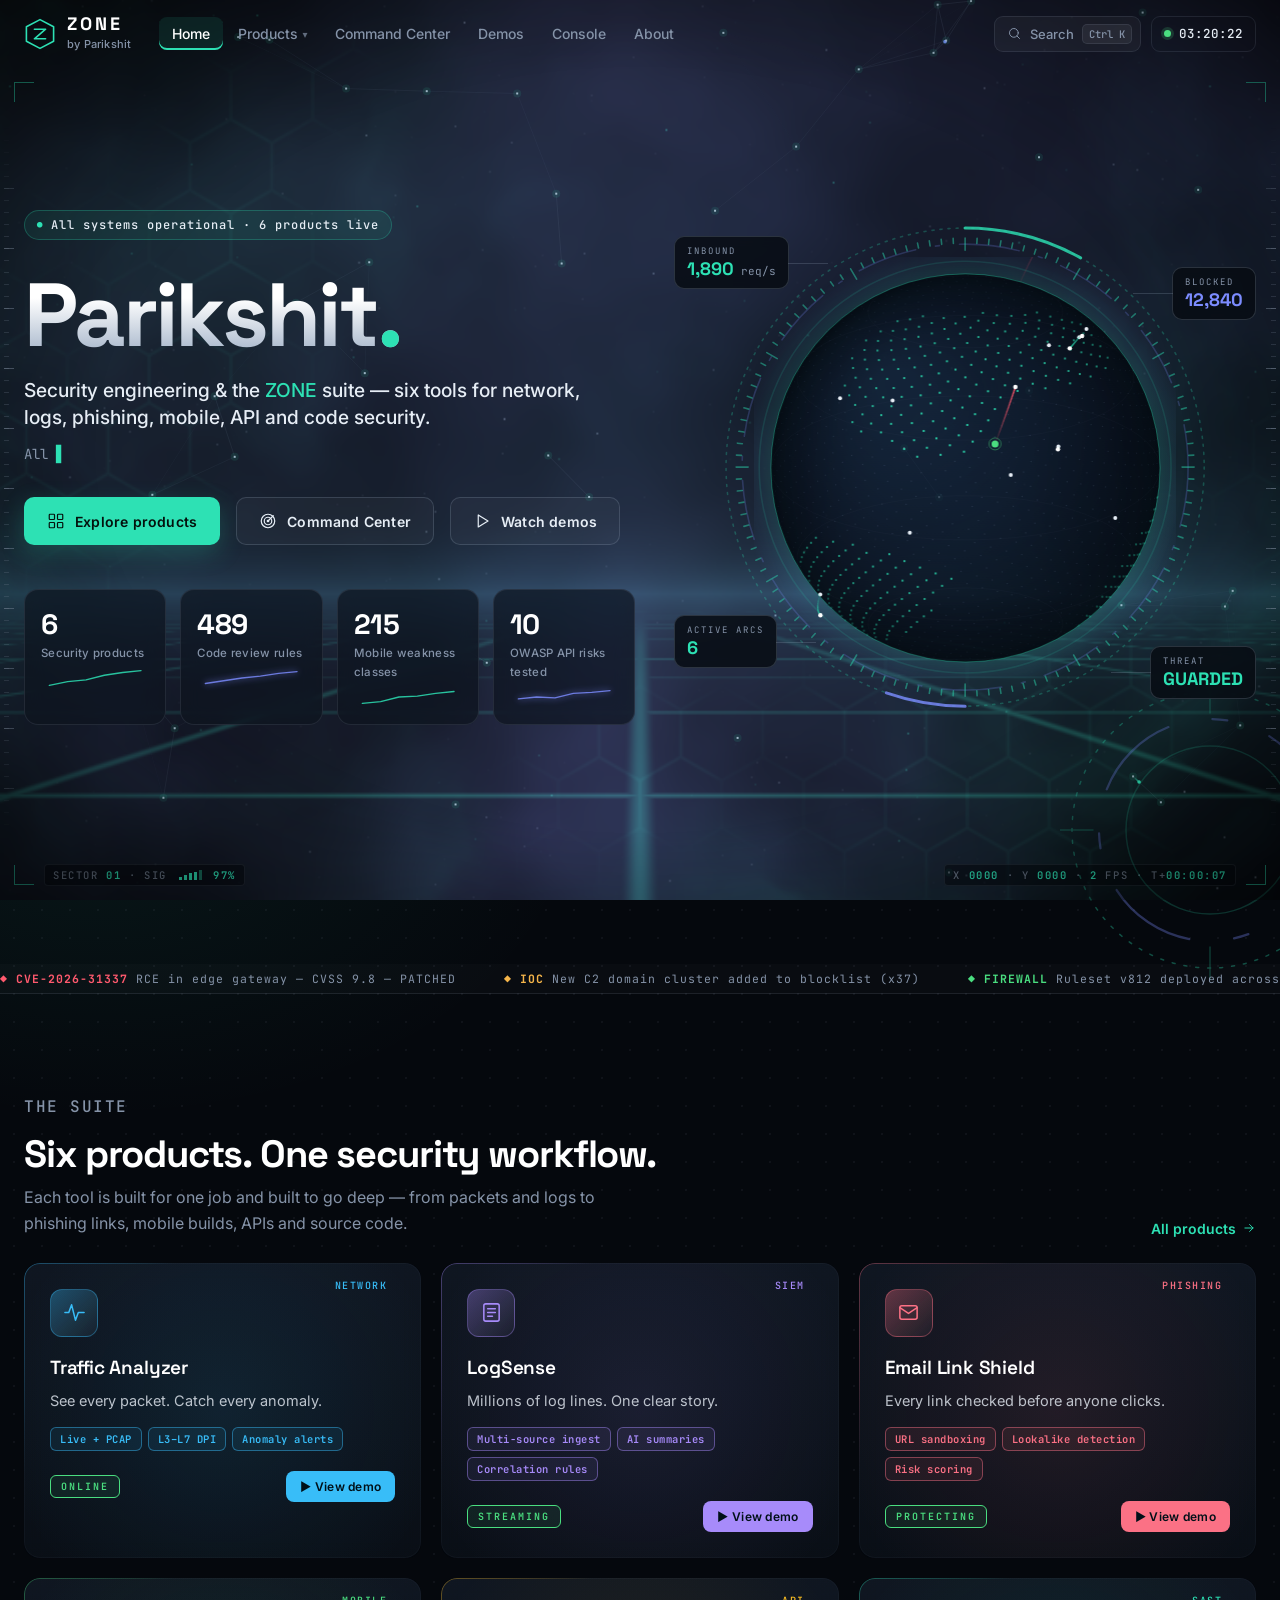
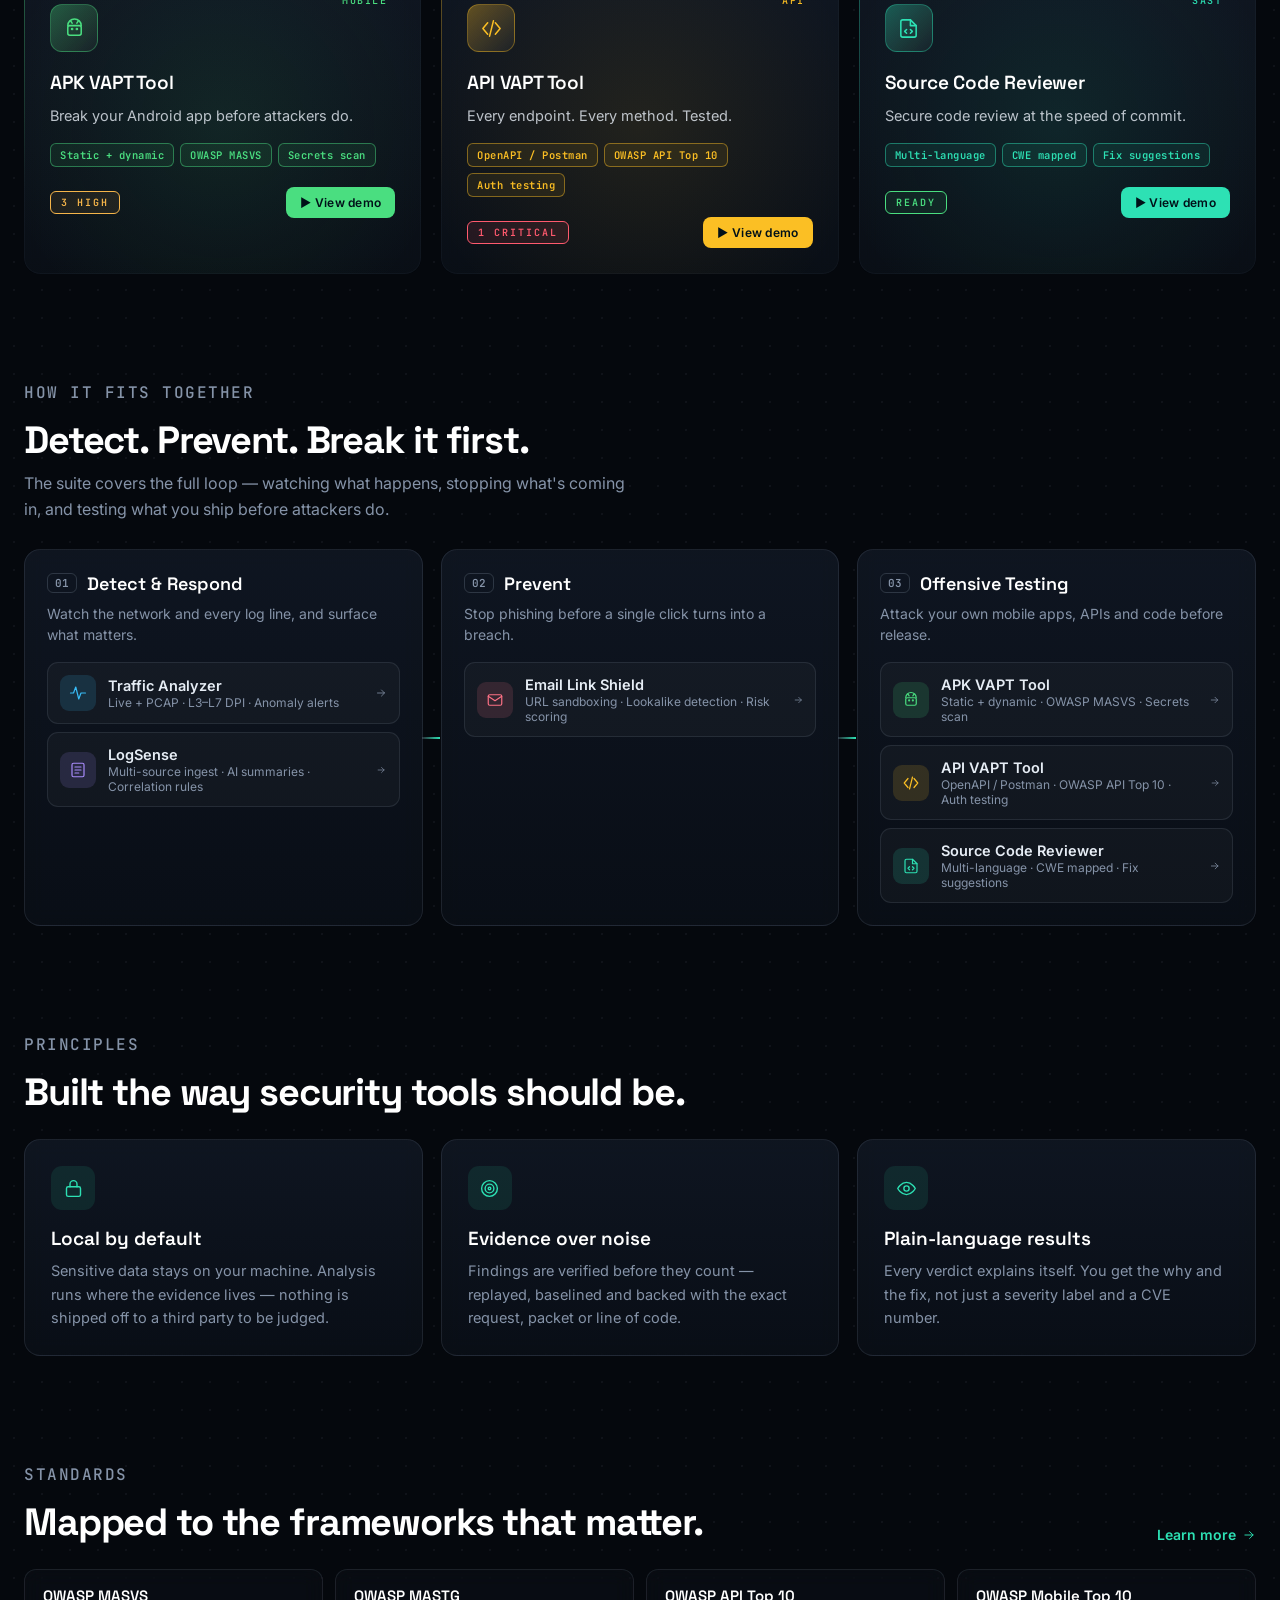
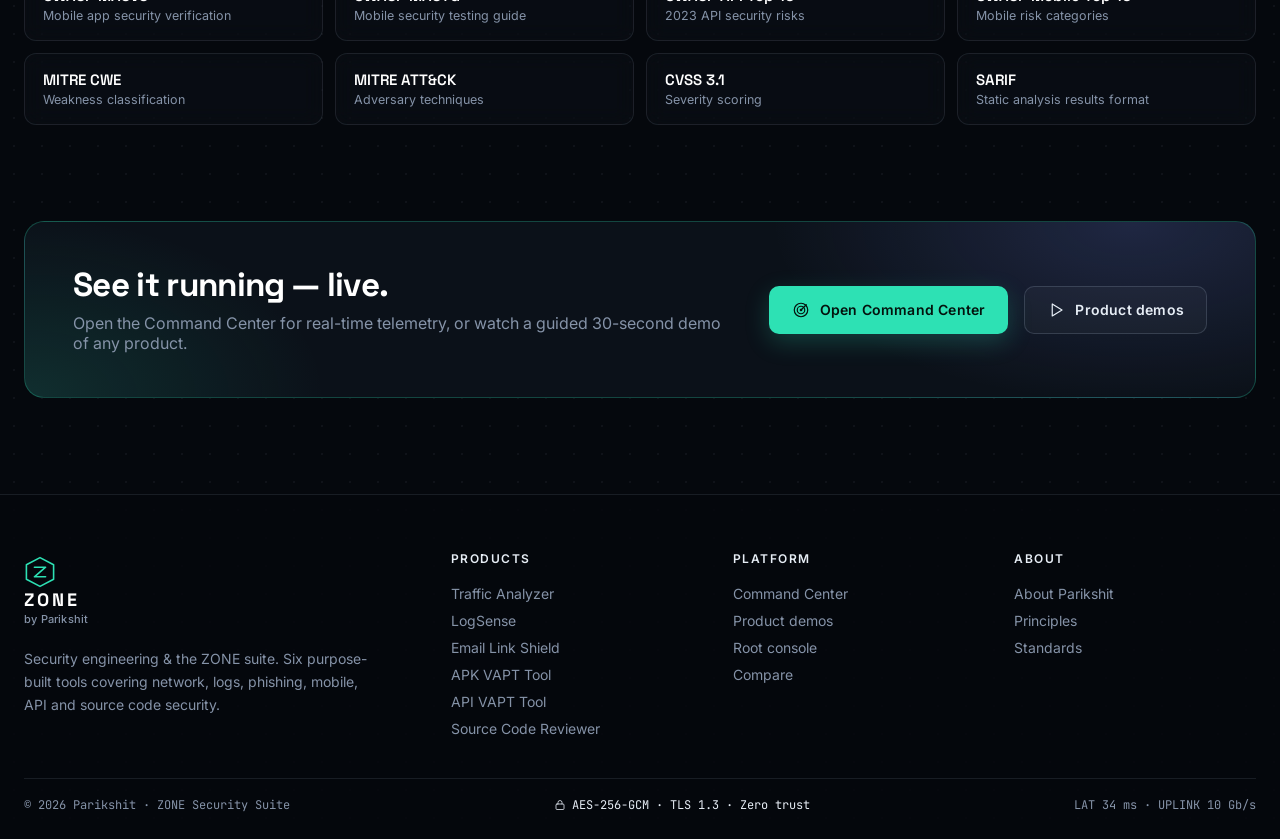
<file: Parikshit Zone/index.html>
<!DOCTYPE html>
<html lang="en">
<head>
  <meta charset="UTF-8" />
  <meta name="viewport" content="width=device-width, initial-scale=1.0" />
  <meta name="description" content="Parikshit — security engineering and the ZONE suite of six security products." />
  <title>Parikshit · ZONE Security Suite</title>
  <link rel="preconnect" href="https://fonts.googleapis.com" />
  <link href="https://fonts.googleapis.com/css2?family=Inter:wght@400;500;600;700&family=Space+Grotesk:wght@500;600;700&family=JetBrains+Mono:wght@400;500;600&display=swap" rel="stylesheet" />
  <link rel="stylesheet" href="css/styles.css" />
  <link rel="stylesheet" href="css/apps.css" />
  <link rel="stylesheet" href="css/demo.css" />
  <link rel="stylesheet" href="css/theme.css" />
  <link rel="stylesheet" href="css/site.css" />
  <link rel="stylesheet" href="css/bg.css" />
</head>
<body data-page="home">
  <main>
    <div class="wrap">
      <section class="hero">
        <div class="hero-left">
          <p class="eyebrow"><span class="blink">●</span> All systems operational · 6 products live</p>
          <h1>Parikshit<span class="hdot">.</span></h1>
          <h2 class="hero-sub">Security engineering &amp; the <em>ZONE</em> suite — six tools for network, logs, phishing, mobile, API and code security.</h2>
          <p class="sub"><span id="typeline"></span><span class="caret">▋</span></p>
          <div class="cta">
            <a href="products.html" class="btn primary"><svg><use href="#i-grid"/></svg><span>Explore products</span></a>
            <a href="dashboard.html" class="btn ghost"><svg><use href="#i-radar"/></svg><span>Command Center</span></a>
            <a href="demos.html" class="btn ghost"><svg><use href="#i-play"/></svg><span>Watch demos</span></a>
          </div>
          <div class="stats">
            <div class="stat"><b data-count="6">0</b><small>Security products</small><svg class="spark" viewBox="0 0 100 24"><polyline points="0,20 20,16 40,14 60,9 80,6 100,4"/></svg></div>
            <div class="stat"><b data-count="489">0</b><small>Code review rules</small><svg class="spark" viewBox="0 0 100 24"><polyline points="0,18 20,15 40,12 60,10 80,7 100,5"/></svg></div>
            <div class="stat"><b data-count="215">0</b><small>Mobile weakness classes</small><svg class="spark" viewBox="0 0 100 24"><polyline points="0,19 20,17 40,12 60,11 80,8 100,6"/></svg></div>
            <div class="stat"><b data-count="10">0</b><small>OWASP API risks tested</small><svg class="spark" viewBox="0 0 100 24"><polyline points="0,14 20,12 40,13 60,8 80,7 100,5"/></svg></div>
          </div>
        </div>

        <div class="hero-right">
          <div class="globe-frame">
            <svg class="orbits" viewBox="0 0 500 500" aria-hidden="true">
              <circle class="o1" cx="250" cy="250" r="238" /><circle class="o2" cx="250" cy="250" r="222" />
              <g class="ticks"></g><circle class="o3" cx="250" cy="250" r="205" />
              <path class="arc-hud a1" d="M250 12 A238 238 0 0 1 488 250" /><path class="arc-hud a2" d="M250 488 A238 238 0 0 1 12 250" />
            </svg>
            <canvas id="globe"></canvas>
            <div class="hud-tag t1"><small>INBOUND</small><b id="inb">0</b> req/s</div>
            <div class="hud-tag t2"><small>BLOCKED</small><b id="blk">0</b></div>
            <div class="hud-tag t3"><small>ACTIVE ARCS</small><b id="arcs">0</b></div>
            <div class="hud-tag t4"><small>THREAT</small><b id="threat">LOW</b></div>
          </div>
        </div>
      </section>
    </div>

    <div class="ticker"><div class="ticker-track" id="ticker"></div></div>

    <div class="wrap" style="margin-top:90px">

      <section>
        <div class="sec-head">
          <div><p class="kicker">The suite</p><h2>Six products. One security workflow.</h2><p>Each tool is built for one job and built to go deep — from packets and logs to phishing links, mobile builds, APIs and source code.</p></div>
          <a class="link-arrow" href="products.html">All products <svg><use href="#i-arrow"/></svg></a>
        </div>
        <div class="grid" id="homeGrid"></div>
      </section>

      <section>
        <div class="sec-head">
          <div><p class="kicker">How it fits together</p><h2>Detect. Prevent. Break it first.</h2><p>The suite covers the full loop — watching what happens, stopping what's coming in, and testing what you ship before attackers do.</p></div>
        </div>
        <div class="suite-map" id="suiteMap"></div>
      </section>

      <section>
        <div class="sec-head"><div><p class="kicker">Principles</p><h2>Built the way security tools should be.</h2></div></div>
        <div class="principles">
          <div class="pr reveal-me"><div class="pi"><svg><use href="#i-lock"/></svg></div><h4>Local by default</h4><p>Sensitive data stays on your machine. Analysis runs where the evidence lives — nothing is shipped off to a third party to be judged.</p></div>
          <div class="pr reveal-me"><div class="pi"><svg><use href="#i-target"/></svg></div><h4>Evidence over noise</h4><p>Findings are verified before they count — replayed, baselined and backed with the exact request, packet or line of code.</p></div>
          <div class="pr reveal-me"><div class="pi"><svg><use href="#i-eye"/></svg></div><h4>Plain-language results</h4><p>Every verdict explains itself. You get the why and the fix, not just a severity label and a CVE number.</p></div>
        </div>
      </section>

      <section>
        <div class="sec-head"><div><p class="kicker">Standards</p><h2>Mapped to the frameworks that matter.</h2></div><a class="link-arrow" href="about.html#standards">Learn more <svg><use href="#i-arrow"/></svg></a></div>
        <div class="std-strip" id="stdStrip"></div>
      </section>

      <section>
        <div class="cta-band reveal-me">
          <div><h3>See it running — live.</h3><p>Open the Command Center for real-time telemetry, or watch a guided 30-second demo of any product.</p></div>
          <div class="cta"><a class="btn primary" href="dashboard.html"><svg><use href="#i-radar"/></svg><span>Open Command Center</span></a><a class="btn ghost" href="demos.html"><svg><use href="#i-play"/></svg><span>Product demos</span></a></div>
        </div>
      </section>
    </div>
  </main>

  <script src="js/site.js"></script>
  <script src="js/apps.js"></script>
  <script src="js/snapshots.js"></script>
  <script src="js/demo.js"></script>
  <script src="js/core.js"></script>
  <script src="js/bg.js"></script>
  <script src="js/widgets.js"></script>
  <script>
    (() => {
      const { $, w } = Z;
      const apps = Z.apps();
      $("#homeGrid").innerHTML = apps.map(Z.productCard).join("");
      const groups = [["Detect & Respond", "01", "Watch the network and every log line, and surface what matters."], ["Prevent", "02", "Stop phishing before a single click turns into a breach."], ["Offensive Testing", "03", "Attack your own mobile apps, APIs and code before release."]];
      $("#suiteMap").innerHTML = groups.map(([g, n, d]) => `
        <div class="sm-col reveal-me"><h4><i>${n}</i>${g}</h4><p>${d}</p>
          ${apps.filter((a) => Z.cat(a.id) === g).map((a) => `<a class="sm-item" href="${Z.productUrl(a.id)}" style="--accent:${a.color}"><span class="mi-ic">${Z.icon(a.icon)}</span><span><b>${Z.esc(a.name)}</b><small>${Z.esc(a.chips.join(" · "))}</small></span>${Z.icon("i-arrow", "go")}</a>`).join("")}
        </div>`).join("");
      $("#stdStrip").innerHTML = SITE.standards.map(([n, d]) => `<div class="std reveal-me"><b>${Z.esc(n)}</b><small>${Z.esc(d)}</small></div>`).join("");
      w.globe($("#globe"), { inb: $("#inb"), blk: $("#blk"), arcs: $("#arcs"), threat: $("#threat") });
      w.ticker($("#ticker"));
      Z.ready(() => {
        w.typeline($("#typeline"), ["All perimeter defences are active.", "Six products online and reporting.", "Hunt. Detect. Neutralise.", "Press Ctrl K to jump anywhere."]);
        w.counters();
      });
      Z.enhance();
    })();
  </script>
</body>
</html>
</file>
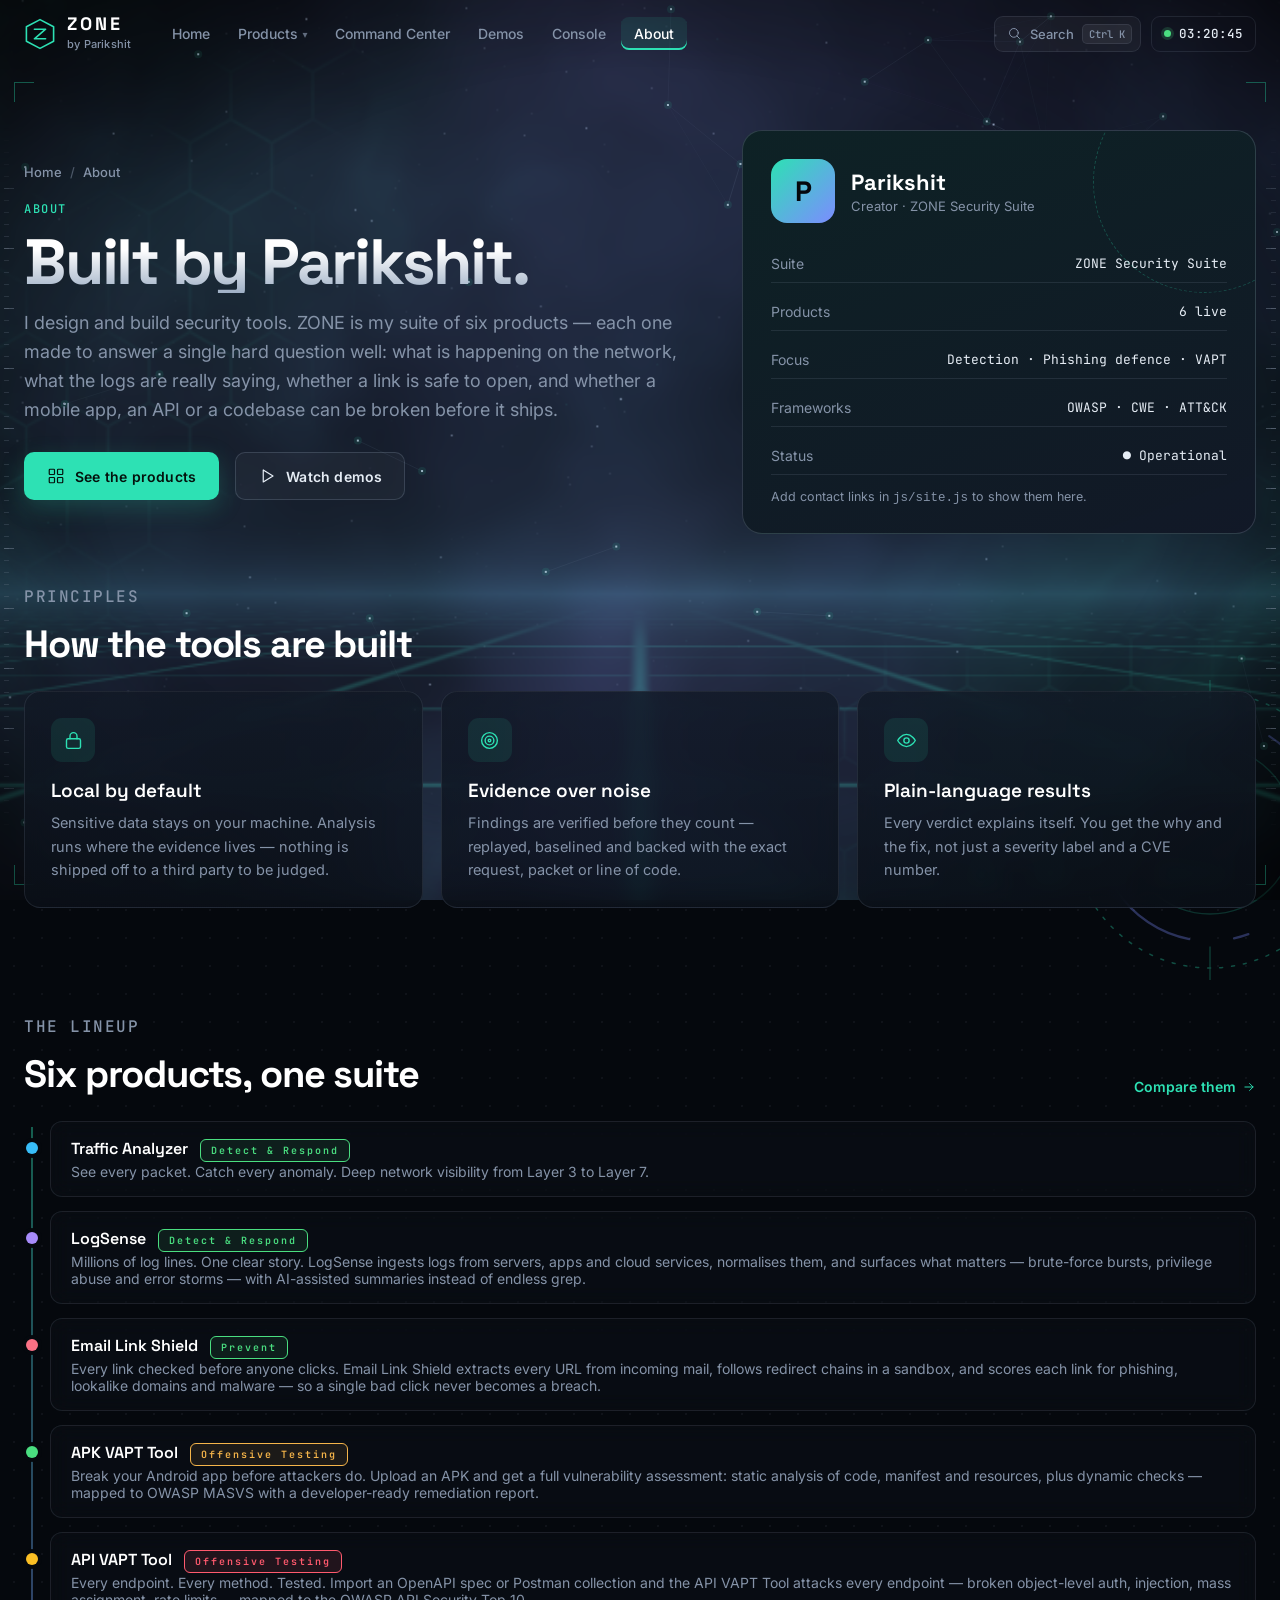
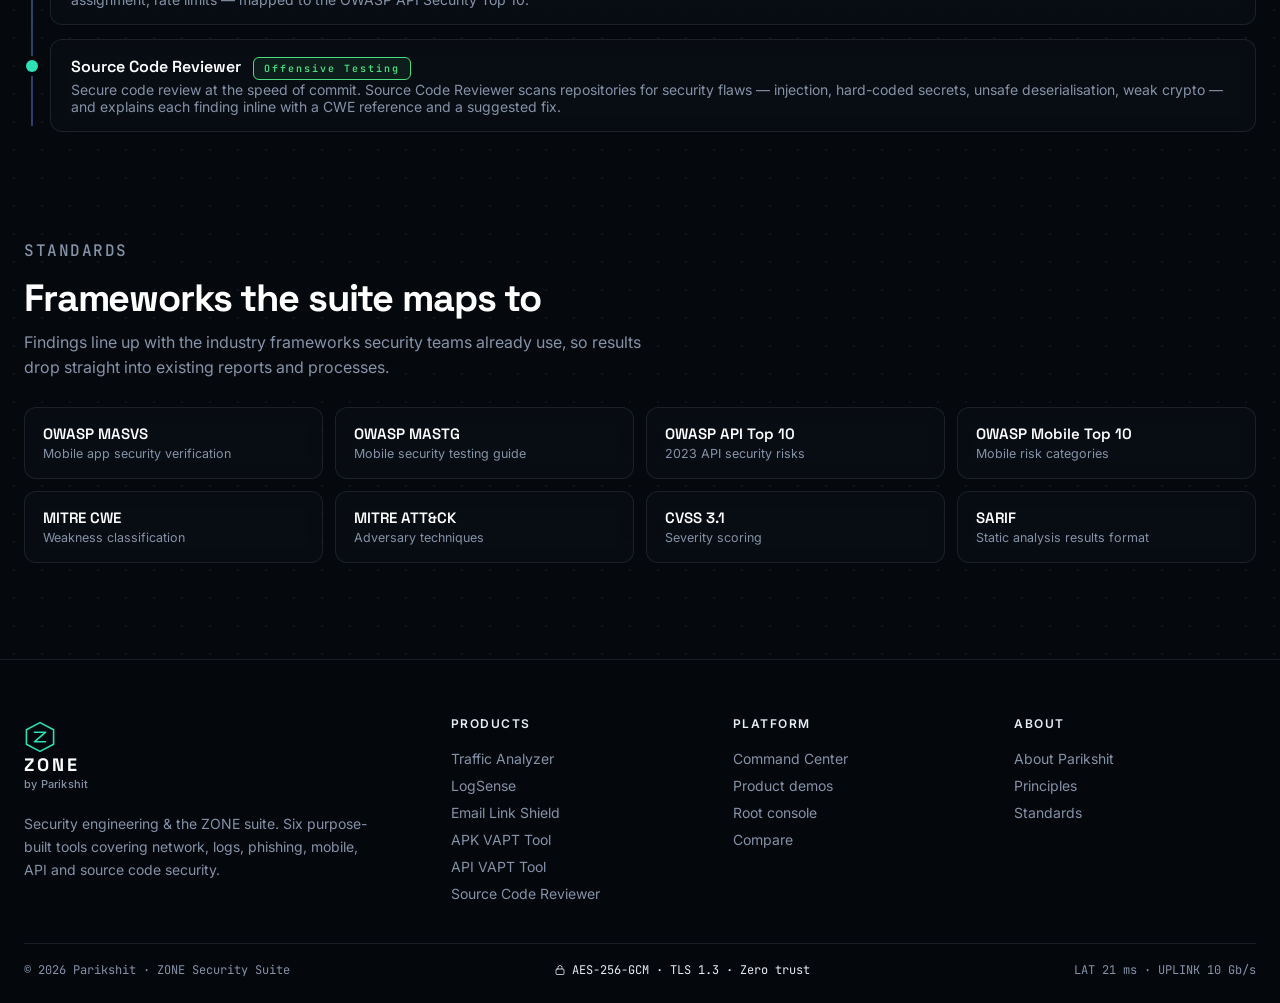
<file: Parikshit Zone/about.html>
<!DOCTYPE html>
<html lang="en">
<head>
  <meta charset="UTF-8" />
  <meta name="viewport" content="width=device-width, initial-scale=1.0" />
  <title>About · ZONE Security Suite</title>
  <link rel="preconnect" href="https://fonts.googleapis.com" />
  <link href="https://fonts.googleapis.com/css2?family=Inter:wght@400;500;600;700&family=Space+Grotesk:wght@500;600;700&family=JetBrains+Mono:wght@400;500;600&display=swap" rel="stylesheet" />
  <link rel="stylesheet" href="css/styles.css" />
  <link rel="stylesheet" href="css/apps.css" />
  <link rel="stylesheet" href="css/demo.css" />
  <link rel="stylesheet" href="css/theme.css" />
  <link rel="stylesheet" href="css/site.css" />
  <link rel="stylesheet" href="css/bg.css" />
</head>
<body data-page="about">
  <main>
    <div class="wrap">
      <header class="page-head about-hero">
        <div>
          <div class="crumbs"><a href="index.html">Home</a><span>/</span>About</div>
          <p class="kicker">About</p>
          <h1 id="aboutTitle">Built by Parikshit.</h1>
          <!-- Edit this paragraph to tell your own story. -->
          <p class="lead">I design and build security tools. ZONE is my suite of six products — each one made to answer a single hard question well: what is happening on the network, what the logs are really saying, whether a link is safe to open, and whether a mobile app, an API or a codebase can be broken before it ships.</p>
          <div class="cta" style="margin-top:28px"><a class="btn primary" href="products.html"><svg><use href="#i-grid"/></svg><span>See the products</span></a><a class="btn ghost" href="demos.html"><svg><use href="#i-play"/></svg><span>Watch demos</span></a></div>
        </div>
        <div class="id-card reveal-me">
          <div class="id-top"><div class="id-av" id="idAv">P</div><div><b id="idName">Parikshit</b><small>Creator · ZONE Security Suite</small></div></div>
          <dl class="id-rows" id="idRows"></dl>
          <div id="idContact"></div>
        </div>
      </header>

      <section id="principles">
        <div class="sec-head"><div><p class="kicker">Principles</p><h2>How the tools are built</h2></div></div>
        <div class="principles">
          <div class="pr reveal-me"><div class="pi"><svg><use href="#i-lock"/></svg></div><h4>Local by default</h4><p>Sensitive data stays on your machine. Analysis runs where the evidence lives — nothing is shipped off to a third party to be judged.</p></div>
          <div class="pr reveal-me"><div class="pi"><svg><use href="#i-target"/></svg></div><h4>Evidence over noise</h4><p>Findings are verified before they count — replayed, baselined and backed with the exact request, packet or line of code.</p></div>
          <div class="pr reveal-me"><div class="pi"><svg><use href="#i-eye"/></svg></div><h4>Plain-language results</h4><p>Every verdict explains itself. You get the why and the fix, not just a severity label and a CVE number.</p></div>
        </div>
      </section>

      <section>
        <div class="sec-head"><div><p class="kicker">The lineup</p><h2>Six products, one suite</h2></div><a class="link-arrow" href="products.html#compare">Compare them <svg><use href="#i-arrow"/></svg></a></div>
        <div class="timeline" id="lineup"></div>
      </section>

      <section id="standards">
        <div class="sec-head"><div><p class="kicker">Standards</p><h2>Frameworks the suite maps to</h2><p>Findings line up with the industry frameworks security teams already use, so results drop straight into existing reports and processes.</p></div></div>
        <div class="std-strip" id="stdStrip"></div>
      </section>
    </div>
  </main>

  <script src="js/site.js"></script>
  <script src="js/apps.js"></script>
  <script src="js/snapshots.js"></script>
  <script src="js/demo.js"></script>
  <script src="js/core.js"></script>
  <script src="js/bg.js"></script>
  <script>
    (() => {
      const { $, esc } = Z, S = SITE, apps = Z.apps();
      $("#aboutTitle").textContent = `Built by ${S.owner}.`;
      $("#idName").textContent = S.owner; $("#idAv").textContent = S.owner[0];
      $("#idRows").innerHTML = [["Suite", `${S.brand} Security Suite`], ["Products", `${apps.length} live`], ["Focus", "Detection · Phishing defence · VAPT"], ["Frameworks", "OWASP · CWE · ATT&CK"], ["Status", "● Operational"]]
        .map(([k, v]) => `<div><dt>${k}</dt><dd>${esc(v)}</dd></div>`).join("");
      const c = S.contact, links = [c.email && `<a class="btn ghost" href="mailto:${esc(c.email)}">${Z.icon("i-mailto")}<span>Email</span></a>`, c.github && `<a class="btn ghost" href="${esc(c.github)}" target="_blank" rel="noopener">${Z.icon("i-git")}<span>GitHub</span></a>`, c.linkedin && `<a class="btn ghost" href="${esc(c.linkedin)}" target="_blank" rel="noopener">${Z.icon("i-link")}<span>LinkedIn</span></a>`].filter(Boolean);
      $("#idContact").innerHTML = links.length ? `<div class="cta" style="margin-top:18px">${links.join("")}</div>` : `<p class="contact-empty">Add contact links in <code>js/site.js</code> to show them here.</p>`;
      $("#lineup").innerHTML = apps.map((a) => `<a class="tl-i reveal-me" href="${Z.productUrl(a.id)}" style="--accent:${a.color}"><b>${esc(a.name)}</b> <span class="pill ${a.status[0]}" style="margin-left:8px">${esc(Z.cat(a.id))}</span><p>${esc(a.tagline)} ${esc(a.summary.split(".")[0])}.</p></a>`).join("");
      $("#stdStrip").innerHTML = S.standards.map(([n, d]) => `<div class="std reveal-me"><b>${esc(n)}</b><small>${esc(d)}</small></div>`).join("");
      Z.enhance();
    })();
  </script>
</body>
</html>
</file>
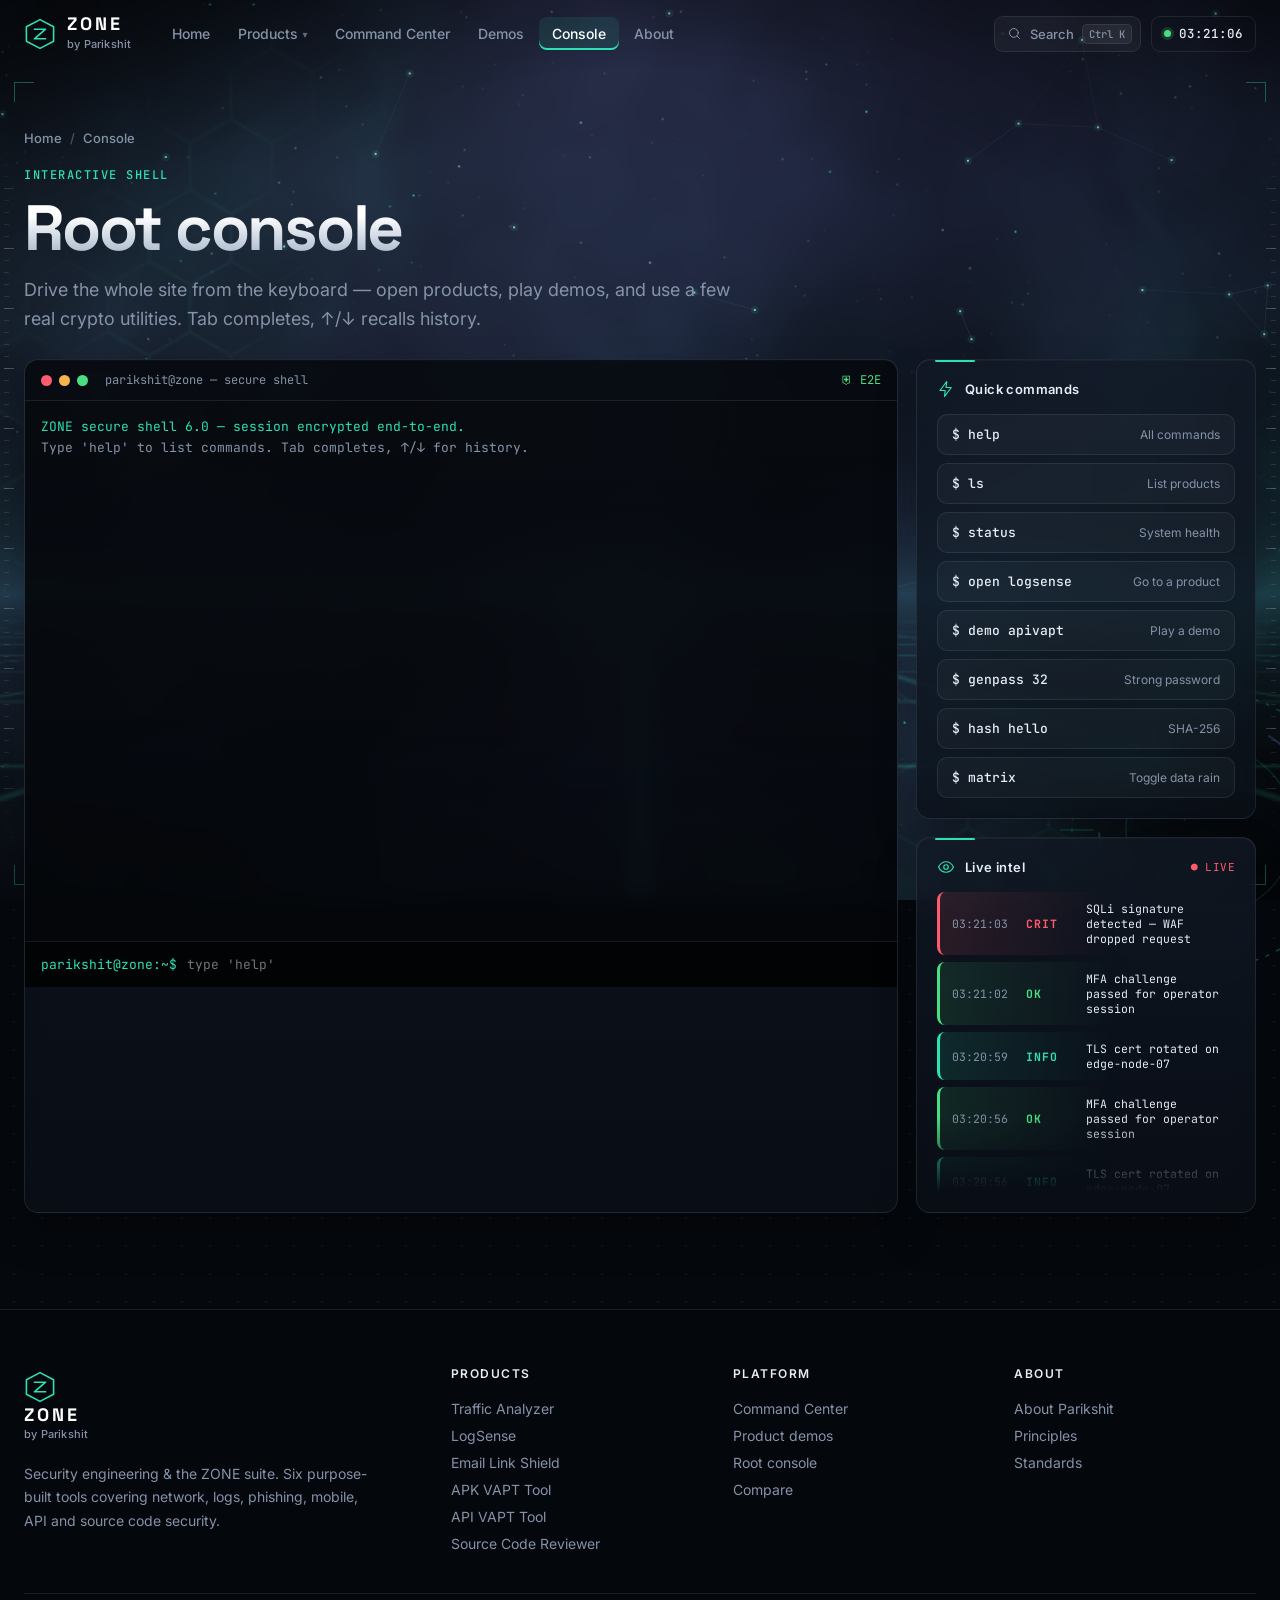
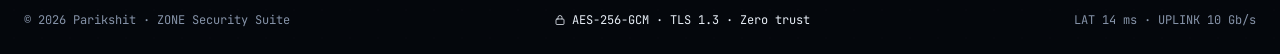
<file: Parikshit Zone/console.html>
<!DOCTYPE html>
<html lang="en">
<head>
  <meta charset="UTF-8" />
  <meta name="viewport" content="width=device-width, initial-scale=1.0" />
  <title>Console · ZONE Security Suite</title>
  <link rel="preconnect" href="https://fonts.googleapis.com" />
  <link href="https://fonts.googleapis.com/css2?family=Inter:wght@400;500;600;700&family=Space+Grotesk:wght@500;600;700&family=JetBrains+Mono:wght@400;500;600&display=swap" rel="stylesheet" />
  <link rel="stylesheet" href="css/styles.css" />
  <link rel="stylesheet" href="css/apps.css" />
  <link rel="stylesheet" href="css/demo.css" />
  <link rel="stylesheet" href="css/theme.css" />
  <link rel="stylesheet" href="css/site.css" />
  <link rel="stylesheet" href="css/bg.css" />
</head>
<body data-page="console">
  <main>
    <div class="wrap">
      <header class="page-head" style="padding-bottom:26px">
        <div class="crumbs"><a href="index.html">Home</a><span>/</span>Console</div>
        <p class="kicker">Interactive shell</p>
        <h1>Root console</h1>
        <p class="lead">Drive the whole site from the keyboard — open products, play demos, and use a few real crypto utilities. Tab completes, ↑/↓ recalls history.</p>
      </header>

      <section class="con-grid">
        <div class="panel term">
          <div class="term-head"><i></i><i></i><i></i><span id="termTitle">root@zone — secure shell</span><span class="enc">⛨ E2E</span></div>
          <div class="term-body" id="termOut"></div>
          <form id="termForm" class="term-input" autocomplete="off">
            <label for="termIn" id="prompt">user@zone:~$</label>
            <input id="termIn" spellcheck="false" placeholder="type 'help'" autofocus />
          </form>
        </div>
        <div class="side-stack">
          <div class="panel">
            <div class="panel-h"><svg><use href="#i-bolt"/></svg> Quick commands</div>
            <div class="quick" id="quick"></div>
          </div>
          <div class="panel feed">
            <div class="panel-h"><svg><use href="#i-eye"/></svg> Live intel <span class="live">● LIVE</span></div>
            <ul id="feedList"></ul>
          </div>
        </div>
      </section>
    </div>
  </main>

  <script src="js/site.js"></script>
  <script src="js/apps.js"></script>
  <script src="js/snapshots.js"></script>
  <script src="js/demo.js"></script>
  <script src="js/core.js"></script>
  <script src="js/bg.js"></script>
  <script src="js/widgets.js"></script>
  <script>
    (() => {
      const { $, w } = Z;
      const user = SITE.owner.toLowerCase();
      $("#prompt").textContent = `${user}@zone:~$`;
      $("#termTitle").textContent = `${user}@zone — secure shell`;
      const term = w.terminal($("#termOut"), $("#termForm"), $("#termIn"));
      w.feed($("#feedList"), 8);
      const quick = [["help", "All commands"], ["ls", "List products"], ["status", "System health"], ["open logsense", "Go to a product"], ["demo apivapt", "Play a demo"], ["genpass 32", "Strong password"], ["hash hello", "SHA-256"], ["matrix", "Toggle data rain"]];
      $("#quick").innerHTML = quick.map(([c, d]) => `<button data-c="${Z.esc(c)}"><span>$ ${Z.esc(c)}</span><small>${d}</small></button>`).join("");
      $("#quick").addEventListener("click", (e) => { const b = e.target.closest("button"); if (b) { term.run(b.dataset.c); $("#termIn").focus(); } });
      Z.enhance();
    })();
  </script>
</body>
</html>
</file>
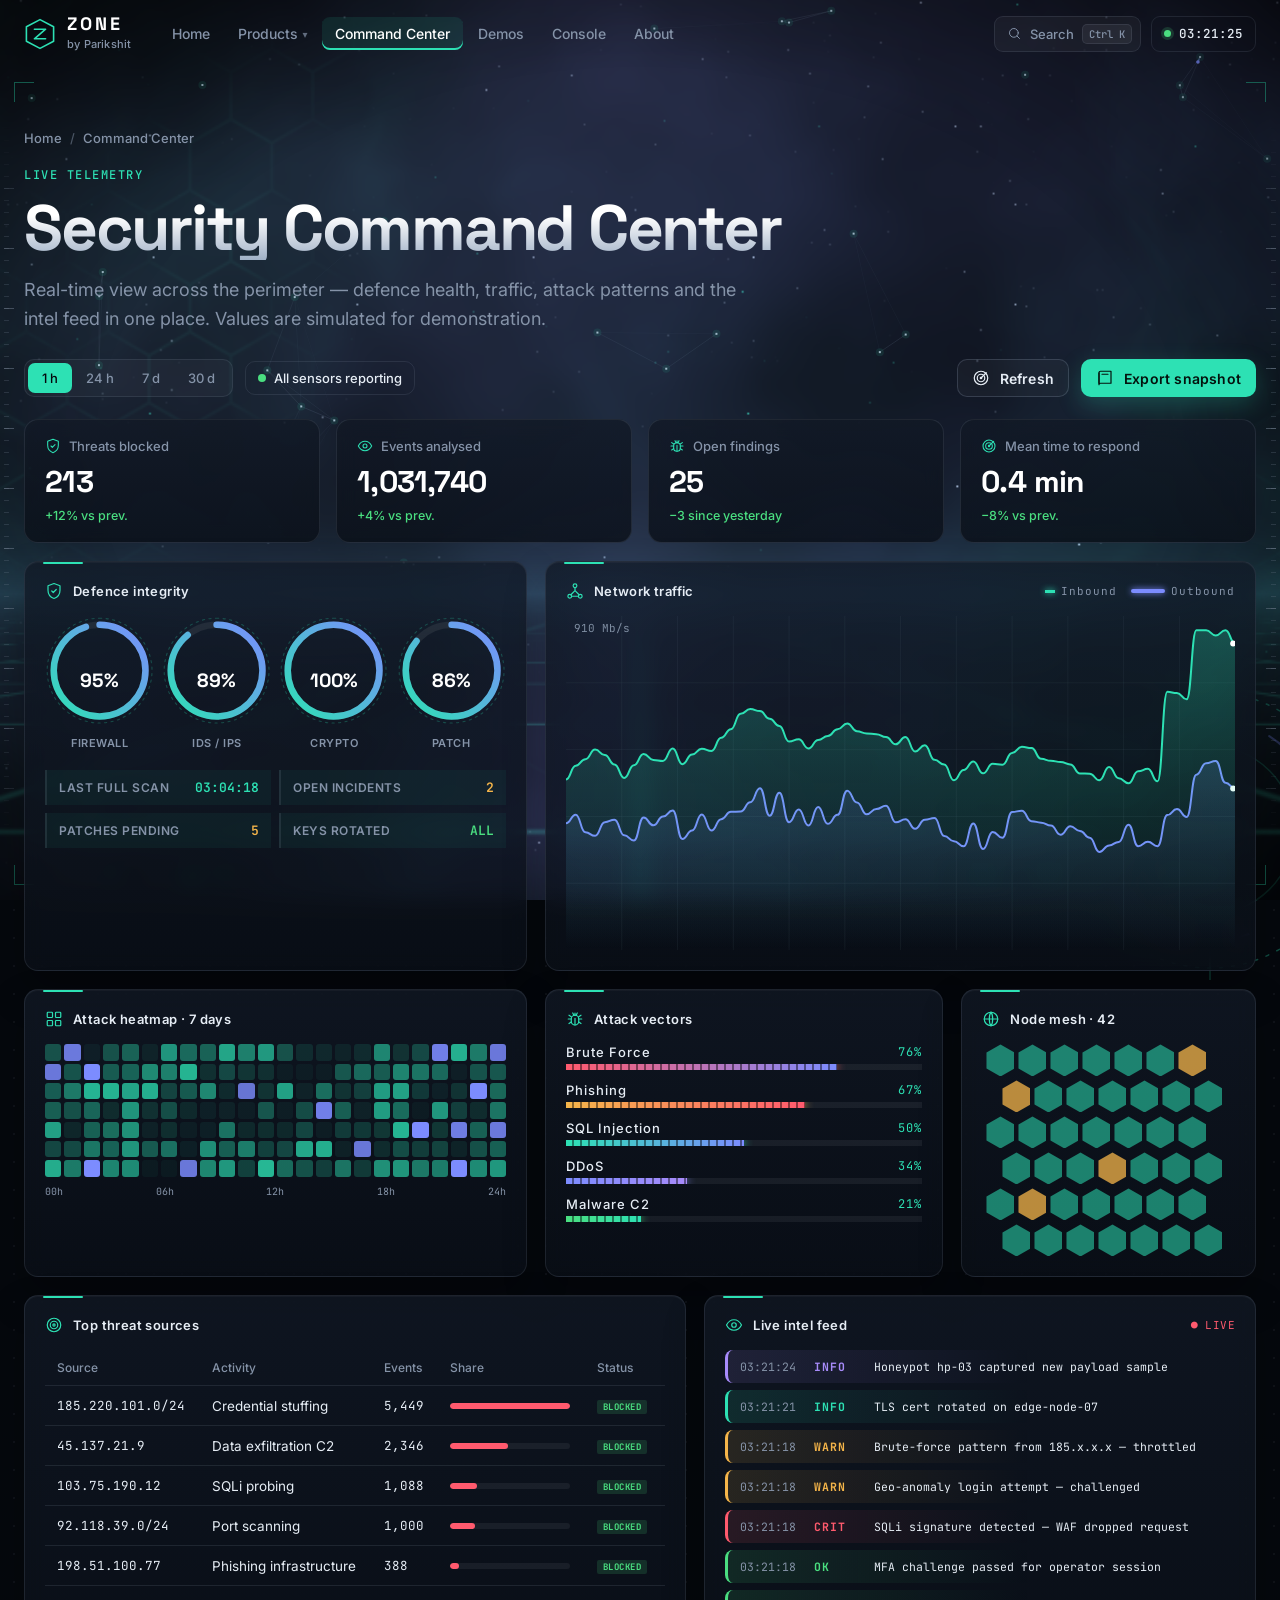
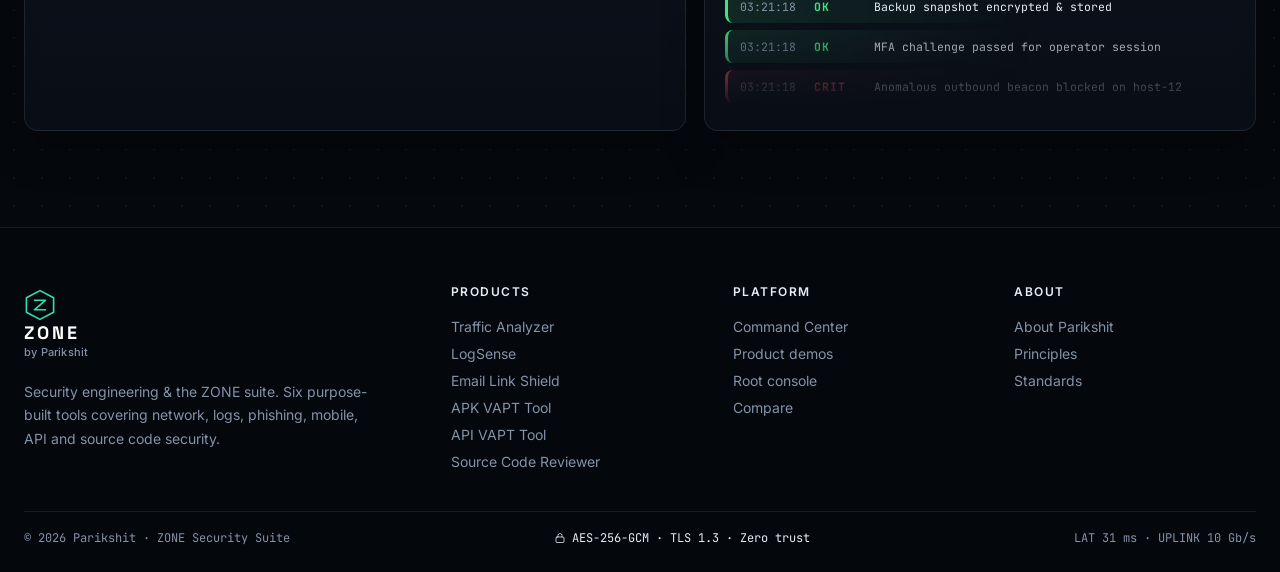
<file: Parikshit Zone/dashboard.html>
<!DOCTYPE html>
<html lang="en">
<head>
  <meta charset="UTF-8" />
  <meta name="viewport" content="width=device-width, initial-scale=1.0" />
  <title>Command Center · ZONE Security Suite</title>
  <link rel="preconnect" href="https://fonts.googleapis.com" />
  <link href="https://fonts.googleapis.com/css2?family=Inter:wght@400;500;600;700&family=Space+Grotesk:wght@500;600;700&family=JetBrains+Mono:wght@400;500;600&display=swap" rel="stylesheet" />
  <link rel="stylesheet" href="css/styles.css" />
  <link rel="stylesheet" href="css/apps.css" />
  <link rel="stylesheet" href="css/demo.css" />
  <link rel="stylesheet" href="css/theme.css" />
  <link rel="stylesheet" href="css/site.css" />
  <link rel="stylesheet" href="css/bg.css" />
</head>
<body data-page="dashboard">
  <main>
    <div class="wrap">
      <header class="page-head" style="padding-bottom:26px">
        <div class="crumbs"><a href="index.html">Home</a><span>/</span>Command Center</div>
        <p class="kicker">Live telemetry</p>
        <h1>Security Command Center</h1>
        <p class="lead">Real-time view across the perimeter — defence health, traffic, attack patterns and the intel feed in one place. Values are simulated for demonstration.</p>
      </header>

      <div class="dash-bar">
        <div class="seg-ctl" id="range" role="tablist" aria-label="Time range">
          <button data-r="1h" class="on">1 h</button><button data-r="24h">24 h</button><button data-r="7d">7 d</button><button data-r="30d">30 d</button>
        </div>
        <span class="status-chip"><i></i>All sensors reporting</span>
        <span class="spacer"></span>
        <button class="btn ghost" id="refresh" style="padding:9px 14px"><svg><use href="#i-radar"/></svg><span>Refresh</span></button>
        <button class="btn primary" id="export" style="padding:9px 14px"><svg><use href="#i-book"/></svg><span>Export snapshot</span></button>
      </div>

      <div class="kpis" id="kpis"></div>

      <div class="dash">
        <div class="panel gauges">
          <div class="panel-h"><svg><use href="#i-shield"/></svg> Defence integrity</div>
          <div class="gauge-row">
            <div class="gauge" data-v="98" data-label="FIREWALL"></div>
            <div class="gauge" data-v="91" data-label="IDS / IPS"></div>
            <div class="gauge" data-v="100" data-label="CRYPTO"></div>
            <div class="gauge" data-v="86" data-label="PATCH"></div>
          </div>
          <dl class="sys-list">
            <div><dt>Last full scan</dt><dd id="lastScan">—</dd></div>
            <div><dt>Open incidents</dt><dd class="warn">2</dd></div>
            <div><dt>Patches pending</dt><dd class="warn">5</dd></div>
            <div><dt>Keys rotated</dt><dd class="ok">ALL</dd></div>
          </dl>
        </div>
        <div class="panel traffic">
          <div class="panel-h"><svg><use href="#i-net"/></svg> Network traffic <span class="legend"><i class="c"></i>Inbound <i class="m"></i>Outbound</span></div>
          <canvas id="chart"></canvas>
        </div>
        <div class="panel heat">
          <div class="panel-h"><svg><use href="#i-grid"/></svg> Attack heatmap · 7 days</div>
          <div class="heatmap" id="heatmap"></div>
          <div class="heat-x"><span>00h</span><span>06h</span><span>12h</span><span>18h</span><span>24h</span></div>
        </div>
        <div class="panel vectors">
          <div class="panel-h"><svg><use href="#i-bug"/></svg> Attack vectors</div>
          <ul class="vec" id="vectors"></ul>
        </div>
        <div class="panel hexmesh">
          <div class="panel-h"><svg><use href="#i-globe"/></svg> Node mesh · 42</div>
          <div class="hexes" id="hexes"></div>
        </div>
      </div>

      <section class="ops2">
        <div class="panel">
          <div class="panel-h"><svg><use href="#i-target"/></svg> Top threat sources</div>
          <table class="src-table" id="sources"></table>
        </div>
        <div class="panel feed">
          <div class="panel-h"><svg><use href="#i-eye"/></svg> Live intel feed <span class="live">● LIVE</span></div>
          <ul id="feedList"></ul>
        </div>
      </section>
    </div>
  </main>

  <script src="js/site.js"></script>
  <script src="js/apps.js"></script>
  <script src="js/snapshots.js"></script>
  <script src="js/demo.js"></script>
  <script src="js/core.js"></script>
  <script src="js/bg.js"></script>
  <script src="js/widgets.js"></script>
  <script>
    (() => {
      const { $, $$, rand, w } = Z;
      const traffic = w.traffic($("#chart"));
      w.gauges(); w.heatmap($("#heatmap")); w.vectors($("#vectors")); w.hexes($("#hexes")); w.feed($("#feedList"));
      $("#lastScan").textContent = new Date(Date.now() - 17 * 60000).toLocaleTimeString("en-GB");

      const scale = { "1h": 1, "24h": 24, "7d": 168, "30d": 720 };
      let range = "1h";
      const kpi = () => {
        const s = scale[range];
        const rows = [
          ["i-shield", "Threats blocked", Math.round(214 * s * (0.9 + Math.random() * 0.2)), "+12% vs prev.", "up"],
          ["i-eye", "Events analysed", Math.round(1.1e6 * s * (0.9 + Math.random() * 0.2)), "+4% vs prev.", "up"],
          ["i-bug", "Open findings", rand(18, 26), "−3 since yesterday", "up"],
          ["i-radar", "Mean time to respond", (0.3 + Math.random() * 0.2).toFixed(1) + " min", "−8% vs prev.", "up"],
        ];
        $("#kpis").innerHTML = rows.map(([ic, l, v, d, dir]) => `<div class="kpi"><small>${Z.icon(ic)}${l}</small><b>${typeof v === "number" ? v.toLocaleString() : v}</b><em class="${dir}">${d}</em></div>`).join("");
      };
      const srcs = () => {
        const list = [["185.220.101.0/24", "Credential stuffing", 4812], ["45.137.21.9", "Data exfiltration C2", 2140], ["103.75.190.12", "SQLi probing", 1209], ["92.118.39.0/24", "Port scanning", 988], ["198.51.100.77", "Phishing infrastructure", 431]];
        const s = scale[range], max = list[0][2] * s;
        $("#sources").innerHTML = `<tr><th>Source</th><th>Activity</th><th>Events</th><th>Share</th><th>Status</th></tr>` +
          list.map(([ip, act, n]) => { const v = Math.round(n * s * (0.85 + Math.random() * 0.3)); return `<tr><td class="mono">${ip}</td><td>${act}</td><td class="mono">${v.toLocaleString()}</td><td><div class="bar-mini"><i style="width:${Math.min(100, (v / max) * 100)}%"></i></div></td><td><span class="sv sv-ok">BLOCKED</span></td></tr>`; }).join("");
      };
      const refresh = () => { kpi(); srcs(); traffic.reseed(range === "1h" ? 1 : range === "24h" ? 1.4 : 1.8); };
      refresh();
      $("#range").addEventListener("click", (e) => { const b = e.target.closest("button"); if (!b) return; range = b.dataset.r; $$("#range button").forEach((x) => x.classList.toggle("on", x === b)); refresh(); Z.toast(`Showing last ${b.textContent.trim()}`); });
      $("#refresh").onclick = () => { refresh(); Z.toast("Telemetry refreshed"); };
      $("#export").onclick = () => {
        const kp = $$(".kpi").map((k) => `"${k.querySelector("small").textContent.trim()}","${k.querySelector("b").textContent}"`);
        const feed = $$("#feedList li").map((li) => `"${li.querySelector("time").textContent}","${li.querySelector("b").textContent}","${li.querySelector("span").textContent.replace(/"/g, "'")}"`);
        const csv = `ZONE Command Center snapshot,${new Date().toISOString()},range ${range}\n\nMetric,Value\n${kp.join("\n")}\n\nTime,Severity,Event\n${feed.join("\n")}\n`;
        const url = URL.createObjectURL(new Blob([csv], { type: "text/csv" }));
        Object.assign(document.createElement("a"), { href: url, download: `zone-snapshot-${Date.now()}.csv` }).click();
        setTimeout(() => URL.revokeObjectURL(url), 1000);
        Z.toast("Snapshot exported as CSV");
      };
      setInterval(kpi, 8000);
      Z.enhance();
    })();
  </script>
</body>
</html>
</file>
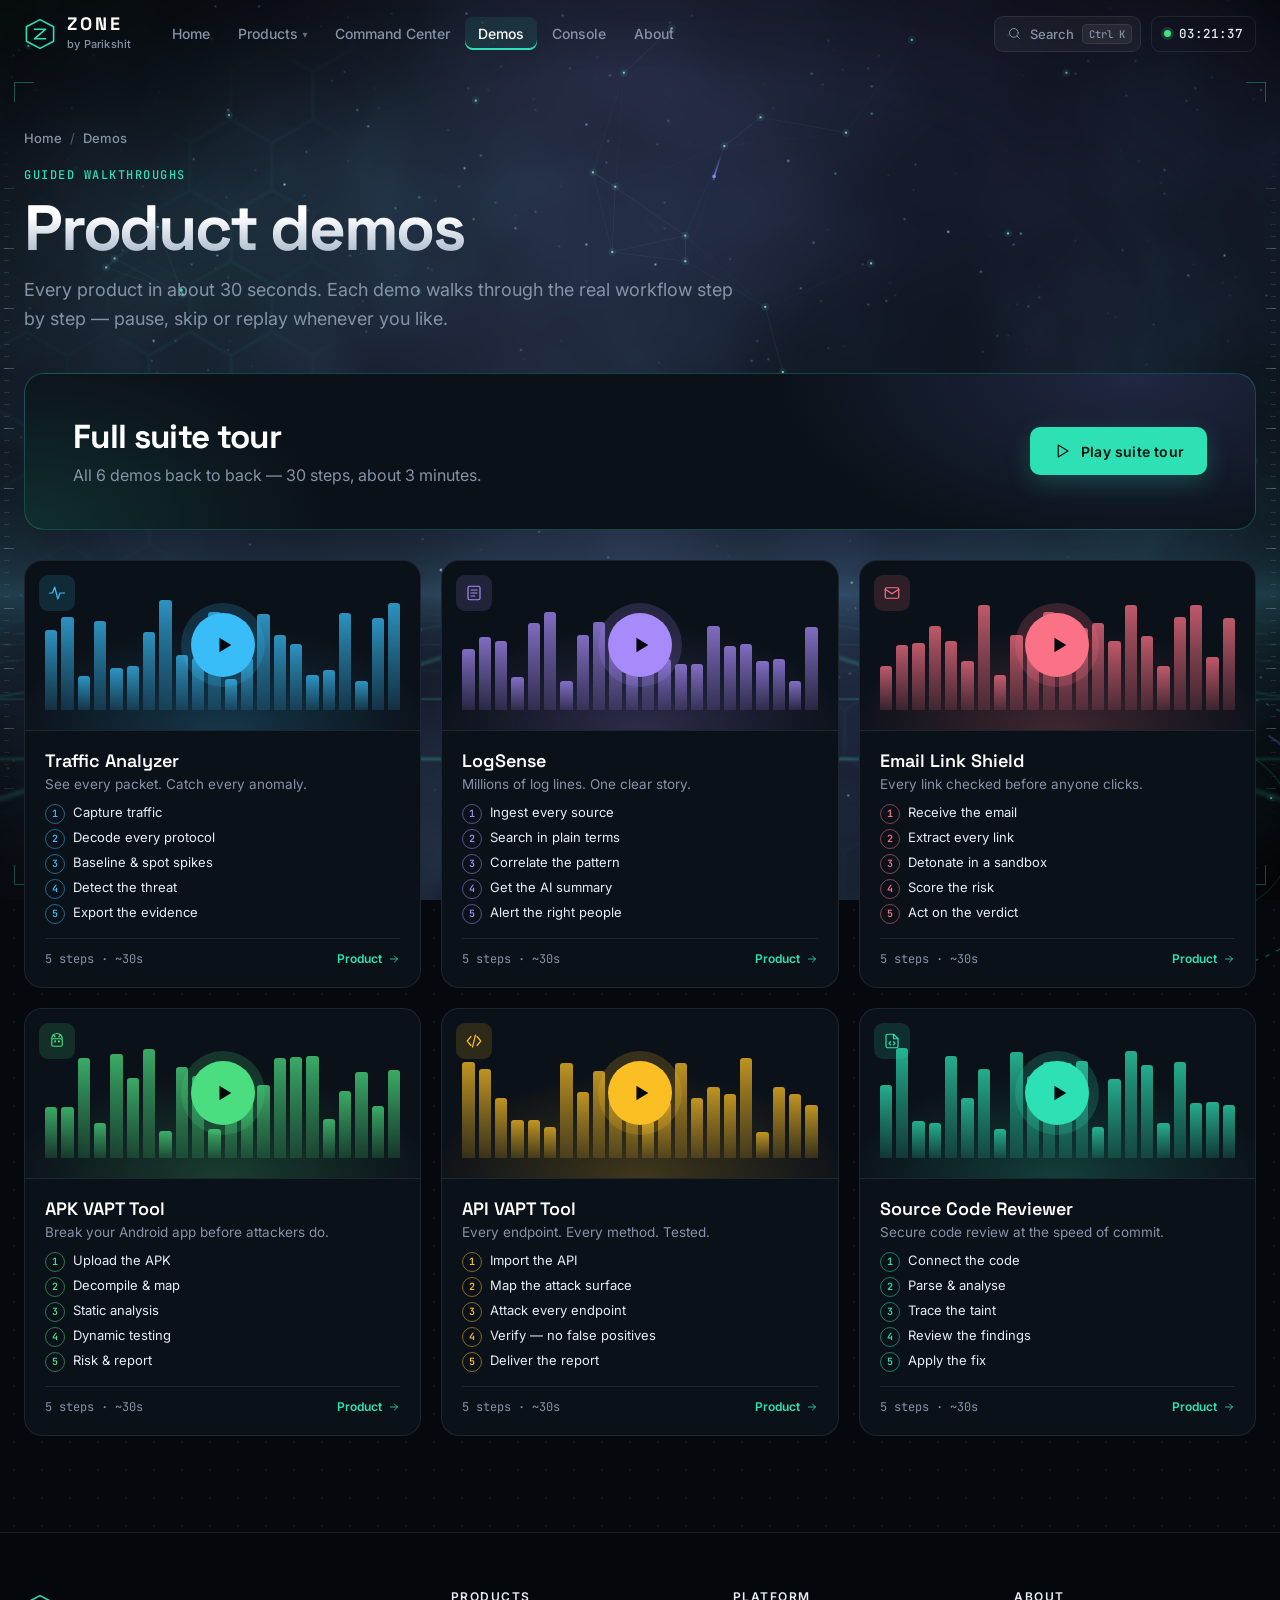
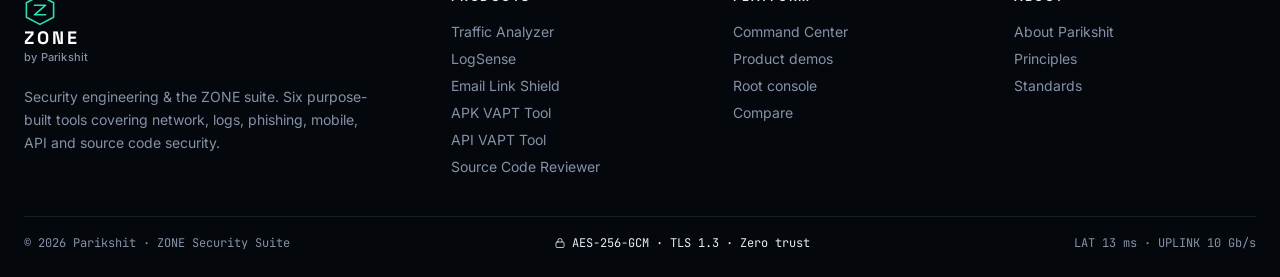
<file: Parikshit Zone/demos.html>
<!DOCTYPE html>
<html lang="en">
<head>
  <meta charset="UTF-8" />
  <meta name="viewport" content="width=device-width, initial-scale=1.0" />
  <title>Demos · ZONE Security Suite</title>
  <link rel="preconnect" href="https://fonts.googleapis.com" />
  <link href="https://fonts.googleapis.com/css2?family=Inter:wght@400;500;600;700&family=Space+Grotesk:wght@500;600;700&family=JetBrains+Mono:wght@400;500;600&display=swap" rel="stylesheet" />
  <link rel="stylesheet" href="css/styles.css" />
  <link rel="stylesheet" href="css/apps.css" />
  <link rel="stylesheet" href="css/demo.css" />
  <link rel="stylesheet" href="css/theme.css" />
  <link rel="stylesheet" href="css/site.css" />
  <link rel="stylesheet" href="css/bg.css" />
</head>
<body data-page="demos">
  <main>
    <div class="wrap">
      <header class="page-head">
        <div class="crumbs"><a href="index.html">Home</a><span>/</span>Demos</div>
        <p class="kicker">Guided walkthroughs</p>
        <h1>Product demos</h1>
        <p class="lead">Every product in about 30 seconds. Each demo walks through the real workflow step by step — pause, skip or replay whenever you like.</p>
      </header>

      <section class="tour-band">
        <div class="cta-band reveal-me">
          <div><h3>Full suite tour</h3><p id="tourLine">All six demos back to back.</p></div>
          <div class="cta"><button class="btn primary" id="tour"><svg><use href="#i-play"/></svg><span>Play suite tour</span></button></div>
        </div>
      </section>

      <section>
        <div class="demo-grid" id="dgrid"></div>
      </section>
    </div>
  </main>

  <script src="js/site.js"></script>
  <script src="js/apps.js"></script>
  <script src="js/snapshots.js"></script>
  <script src="js/demo.js"></script>
  <script src="js/core.js"></script>
  <script src="js/bg.js"></script>
  <script>
    (() => {
      const { $, esc, rand } = Z;
      const apps = Z.apps(), D = window.ZONE_DEMOS || {};
      const total = apps.reduce((s, a) => s + (D[a.id] || []).length, 0);
      $("#tourLine").textContent = `All ${apps.length} demos back to back — ${total} steps, about ${Math.round((total * 6) / 60)} minutes.`;
      $("#dgrid").innerHTML = apps.map((a) => `
        <article class="dcard reveal-me" id="${a.id}" style="--accent:${a.color}">
          <div class="dc-art">
            <span class="dc-icon mi-ic">${Z.icon(a.icon)}</span>
            ${Array.from({ length: 22 }, () => `<i style="--h:${rand(20, 85)}%"></i>`).join("")}
            <button class="dc-play" data-demo="${a.id}" aria-label="Play ${esc(a.name)} demo">${Z.icon("i-play")}</button>
          </div>
          <div class="dc-body">
            <h3>${esc(a.name)}</h3><p>${esc(a.tagline)}</p>
            <ol class="dc-steps">${(D[a.id] || []).map((s) => `<li>${esc(s.t)}</li>`).join("")}</ol>
            <div class="dc-meta"><span>${(D[a.id] || []).length} steps · ~${(D[a.id] || []).length * 6}s</span><a class="link-arrow" href="${Z.productUrl(a.id)}" style="font-size:12px">Product ${Z.icon("i-arrow")}</a></div>
          </div>
        </article>`).join("");

      const tour = (i = 0) => {
        if (i >= apps.length) return Z.toast("Suite tour complete");
        window.openDemo(apps[i], { label: `Suite tour ${i + 1}/${apps.length}`, onEnd: () => tour(i + 1) });
      };
      $("#tour").onclick = () => tour(0);
      if (location.hash) { const a = Z.app(location.hash.slice(1)); if (a) setTimeout(() => window.openDemo(a), 400); }
      Z.enhance();
    })();
  </script>
</body>
</html>
</file>
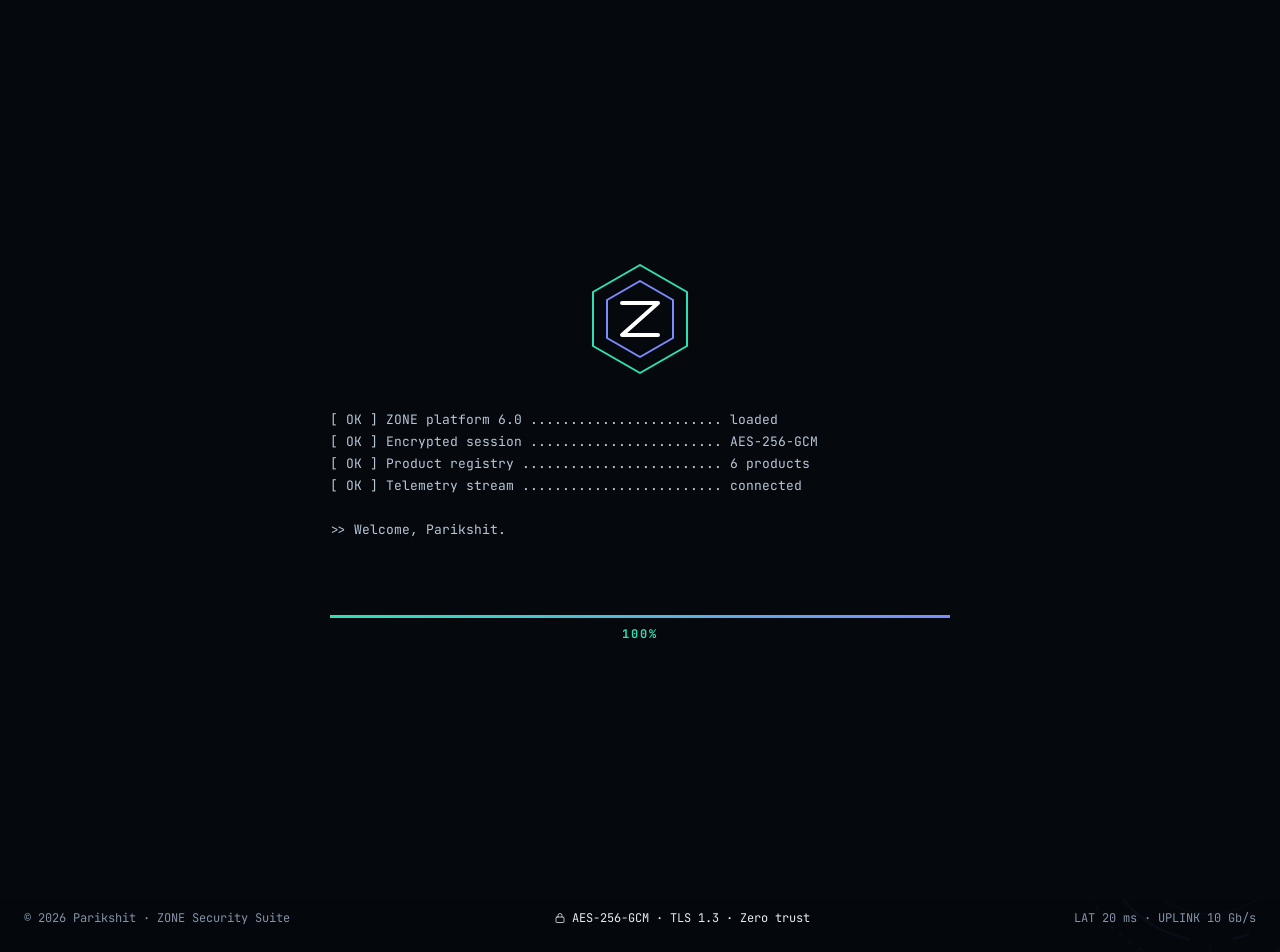
<file: Parikshit Zone/product.html>
<!DOCTYPE html>
<html lang="en">
<head>
  <meta charset="UTF-8" />
  <meta name="viewport" content="width=device-width, initial-scale=1.0" />
  <title>Product · ZONE Security Suite</title>
  <link rel="preconnect" href="https://fonts.googleapis.com" />
  <link href="https://fonts.googleapis.com/css2?family=Inter:wght@400;500;600;700&family=Space+Grotesk:wght@500;600;700&family=JetBrains+Mono:wght@400;500;600&display=swap" rel="stylesheet" />
  <link rel="stylesheet" href="css/styles.css" />
  <link rel="stylesheet" href="css/apps.css" />
  <link rel="stylesheet" href="css/demo.css" />
  <link rel="stylesheet" href="css/theme.css" />
  <link rel="stylesheet" href="css/site.css" />
  <link rel="stylesheet" href="css/bg.css" />
</head>
<body data-page="product">
  <main id="pmain"></main>

  <script src="js/site.js"></script>
  <script src="js/apps.js"></script>
  <script src="js/snapshots.js"></script>
  <script src="js/demo.js"></script>
  <script src="js/core.js"></script>
  <script src="js/bg.js"></script>
  <script>
    (() => {
      const { $, $$, esc } = Z;
      const apps = Z.apps();
      const id = Z.param("id");
      const i = apps.findIndex((a) => a.id === id);
      const main = $("#pmain");

      if (i < 0) {
        document.title = "Product not found · ZONE";
        main.innerHTML = `<div class="wrap p-missing"><p class="kicker">404</p><h1 style="white-space:normal">Product not found</h1>
          <p class="lead" style="margin:16px auto 30px;color:var(--dim)">There's no product called “${esc(id || "")}”. Pick one below.</p>
          <div class="cta" style="justify-content:center">${apps.map((a) => `<a class="btn ghost" href="${Z.productUrl(a.id)}">${esc(a.name)}</a>`).join("")}</div></div>`;
        return;
      }

      const a = apps[i], prev = apps[(i - 1 + apps.length) % apps.length], next = apps[(i + 1) % apps.length];
      document.title = `${a.name} · ZONE Security Suite`;
      const scenes = (window.ZONE_DEMOS || {})[a.id] || [];

      main.innerHTML = `
        <div class="p-hero" style="--accent:${a.color}">
          <div class="wrap">
            <div class="crumbs"><a href="index.html">Home</a><span>/</span><a href="products.html">Products</a><span>/</span>${esc(a.name)}</div>
            <div class="p-hero-grid">
              <div>
                <span class="p-badge"><span class="mi-ic">${Z.icon(a.icon)}</span>${esc(Z.cat(a.id))} · <span class="pill ${a.status[0]}" style="padding:2px 8px">${esc(a.status[1])}</span></span>
                <h1>${esc(a.name)}</h1>
                <p class="tl">${esc(a.tagline)}</p>
                <p class="sum">${esc(a.summary)}</p>
                <div class="cta">
                  <button class="btn primary" data-demo="${a.id}" style="background:${a.color}"><svg><use href="#i-play"/></svg><span>View demo</span></button>
                  <a class="btn ghost" href="products.html#compare"><svg><use href="#i-layers"/></svg><span>Compare</span></a>
                </div>
                <div class="p-stats">${a.stats.map(([v, k]) => `<div><b>${esc(v)}</b><small>${esc(k)}</small></div>`).join("")}</div>
              </div>
              <div class="p-shot" style="--accent:${a.color}">${Z.snapshot(a)}<div class="snap-glow"></div></div>
            </div>
          </div>
        </div>

        <nav class="subnav" aria-label="Product sections"><div class="wrap">
          <a href="#features" class="on">Features</a><a href="#workflow">Workflow</a><a href="#usecases">Use cases</a><a href="#demo">Demo</a><a href="#more">More products</a>
          <button class="go-demo sn-cta" data-demo="${a.id}" style="--accent:${a.color}">▶ View demo</button>
        </div></nav>

        <div class="wrap" style="--accent:${a.color}">
          <section id="features">
            <div class="sec-head"><div><p class="kicker" style="color:${a.color}">Capabilities</p><h2>What ${esc(a.name)} does</h2></div></div>
            <div class="feat-grid">${a.features.map((f) => `<div class="feat reveal-me"><div class="fi">${Z.icon("i-check")}</div><p>${esc(f)}</p></div>`).join("")}</div>
          </section>

          <section id="workflow">
            <div class="sec-head"><div><p class="kicker" style="color:${a.color}">Workflow</p><h2>From input to answer in ${a.workflow.length} steps</h2></div></div>
            <div class="show" style="--accent:${a.color};animation:none"><div class="flow">${a.workflow.map((s, k) => `<div class="step" style="--k:${k}"><i>${String(k + 1).padStart(2, "0")}</i><span>${esc(s)}</span></div>`).join("")}</div></div>
          </section>

          <section id="usecases">
            <div class="sec-head"><div><p class="kicker" style="color:${a.color}">Use cases</p><h2>Where it earns its keep</h2></div></div>
            <div class="show" style="--accent:${a.color};animation:none">
              <div class="uc-grid">${a.usecases.map(([t, d], k) => `<div class="uc reveal-me"><em>${String(k + 1).padStart(2, "0")}</em><b>${esc(t)}</b><p>${esc(d)}</p></div>`).join("")}</div>
              <div class="aud"><span>${Z.icon("i-users")} BUILT FOR</span>${a.audience.map((x) => `<i>${esc(x)}</i>`).join("")}</div>
            </div>
          </section>

          <section id="demo">
            <div class="demo-poster reveal-me" style="--accent:${a.color}">
              <div><p class="kicker" style="color:${a.color}">Interactive demo</p><h3>Watch ${esc(a.name)} in action</h3>
                <p>A guided ${scenes.length}-step walkthrough — about ${scenes.length * 6} seconds. Pause, skip or replay any step.</p>
                <ol>${scenes.map((s) => `<li>${esc(s.t)}</li>`).join("")}</ol></div>
              <button class="play-big" data-demo="${a.id}" aria-label="Play ${esc(a.name)} demo">${Z.icon("i-play")}</button>
            </div>
          </section>

          <section id="more">
            <div class="sec-head"><div><p class="kicker">Keep exploring</p><h2>More from the suite</h2></div><a class="link-arrow" href="products.html">All products ${Z.icon("i-arrow")}</a></div>
            <div class="pn-nav">
              <a class="pn" href="${Z.productUrl(prev.id)}" style="--accent:${prev.color}">${Z.icon("i-back")}<span class="mi-ic">${Z.icon(prev.icon)}</span><span><small>Previous</small><b>${esc(prev.name)}</b></span></a>
              <a class="pn next" href="${Z.productUrl(next.id)}" style="--accent:${next.color}"><span><small>Next</small><b>${esc(next.name)}</b></span><span class="mi-ic">${Z.icon(next.icon)}</span>${Z.icon("i-arrow")}</a>
            </div>
          </section>
        </div>`;

      Z.activateShots(main);
      Z.enhance(main);

      // highlight sub-nav on scroll
      const links = $$(".subnav a[href^='#']");
      const io = new IntersectionObserver((ents) => ents.forEach((en) => {
        if (en.isIntersecting) links.forEach((l) => l.classList.toggle("on", l.getAttribute("href") === "#" + en.target.id));
      }), { rootMargin: "-40% 0px -55% 0px" });
      ["features", "workflow", "usecases", "demo", "more"].forEach((s) => io.observe(document.getElementById(s)));
    })();
  </script>
</body>
</html>
</file>
<file: Parikshit Zone/css/styles.css>
@property --ang { syntax: "<angle>"; initial-value: 0deg; inherits: false; }

:root {
  --bg: #02050b;
  --cyan: #2de1b4;
  --mag: #7c8cff;
  --violet: #a78bfa;
  --green: #4ade80;
  --amber: #f5b54a;
  --red: #ff5a6e;
  --text: #d6ecff;
  --dim: #6684a3;
  --panel: rgba(7, 18, 36, 0.62);
  --line: rgba(45, 225, 180, 0.22);
  --mono: "JetBrains Mono", ui-monospace, Consolas, monospace;
  --disp: "Orbitron", "Segoe UI", sans-serif;
  --ui: "Rajdhani", "Segoe UI", sans-serif;
  --rail: 68px;
}

* { box-sizing: border-box; margin: 0; padding: 0; }
html { scroll-behavior: smooth; }
body {
  background:
    radial-gradient(1200px 700px at 75% 10%, rgba(167, 139, 250, 0.14), transparent 60%),
    radial-gradient(900px 600px at 10% 30%, rgba(45, 225, 180, 0.10), transparent 60%),
    var(--bg);
  color: var(--text);
  font-family: var(--ui);
  font-size: 16px;
  min-height: 100vh;
  overflow-x: hidden;
  cursor: none;
}
a, button, input { cursor: none; }
a { color: inherit; text-decoration: none; }
svg { width: 1em; height: 1em; fill: none; stroke: currentColor; stroke-width: 1.6; stroke-linecap: round; stroke-linejoin: round; }

#bg { position: fixed; inset: 0; z-index: 0; }
.grid-floor {
  position: fixed; left: -50%; right: -50%; bottom: -10%; height: 55vh; z-index: 0; pointer-events: none;
  background-image:
    linear-gradient(rgba(45,225,180,.18) 1px, transparent 1px),
    linear-gradient(90deg, rgba(45,225,180,.18) 1px, transparent 1px);
  background-size: 60px 60px;
  transform: perspective(500px) rotateX(70deg);
  transform-origin: top;
  mask-image: linear-gradient(to bottom, transparent, #000 40%);
  -webkit-mask-image: linear-gradient(to bottom, transparent, #000 40%);
  animation: floor 3s linear infinite;
  opacity: .5;
}
@keyframes floor { to { background-position: 0 60px; } }
.scanlines {
  position: fixed; inset: 0; z-index: 90; pointer-events: none;
  background: repeating-linear-gradient(to bottom, rgba(255,255,255,0.022) 0 1px, transparent 1px 3px);
  animation: flicker 7s infinite;
}
.vignette { position: fixed; inset: 0; z-index: 89; pointer-events: none; background: radial-gradient(ellipse at center, transparent 55%, rgba(0,0,0,.8)); }
@keyframes flicker { 0%,100%{opacity:1} 49%{opacity:.8} 50%{opacity:.55} 51%{opacity:.9} }

/* ---------- Cursor ---------- */
#cursor {
  position: fixed; z-index: 200; left: 0; top: 0; width: 34px; height: 34px; margin: -17px 0 0 -17px;
  border: 1px solid var(--cyan); border-radius: 50%; pointer-events: none;
  transition: width .2s, height .2s, margin .2s, border-color .2s, background .2s;
  box-shadow: 0 0 14px rgba(45,225,180,.5);
}
#cursor::before, #cursor::after { content: ""; position: absolute; background: var(--cyan); }
#cursor::before { left: 50%; top: -6px; bottom: -6px; width: 1px; opacity: .5; }
#cursor::after { top: 50%; left: -6px; right: -6px; height: 1px; opacity: .5; }
#cursor i { position: absolute; left: 50%; top: 50%; width: 4px; height: 4px; margin: -2px; background: var(--mag); border-radius: 50%; box-shadow: 0 0 8px var(--mag); }
#cursor.hot { width: 56px; height: 56px; margin: -28px 0 0 -28px; border-color: var(--mag); background: rgba(124,140,255,.08); }
@media (pointer: coarse) { #cursor { display: none; } body, a, button, input { cursor: auto; } }

/* ---------- Boot ---------- */
#boot {
  position: fixed; inset: 0; z-index: 300; background: #000;
  display: grid; place-items: center;
  transition: opacity .9s ease, visibility .9s, transform .9s;
}
#boot.done { opacity: 0; visibility: hidden; transform: scale(1.08); }
.boot-inner { width: min(620px, 90vw); text-align: center; }
.boot-logo { width: 120px; height: 120px; margin-bottom: 26px; }
.boot-logo polygon, .boot-logo path { fill: none; stroke-width: 2; }
.boot-logo .hex-a { stroke: var(--cyan); stroke-dasharray: 340; stroke-dashoffset: 340; animation: draw 1.4s ease forwards; filter: drop-shadow(0 0 8px var(--cyan)); }
.boot-logo .hex-b { stroke: var(--mag); stroke-dasharray: 240; stroke-dashoffset: 240; animation: draw 1.4s .3s ease forwards; filter: drop-shadow(0 0 8px var(--mag)); }
.boot-logo .z { stroke: #fff; stroke-width: 4; stroke-dasharray: 130; stroke-dashoffset: 130; animation: draw .8s .9s ease forwards; }
@keyframes draw { to { stroke-dashoffset: 0; } }
#bootLog { text-align: left; color: var(--green); font: 13px/1.7 var(--mono); min-height: 190px; text-shadow: 0 0 8px rgba(74,222,128,.7); }
.boot-bar { height: 3px; background: rgba(255,255,255,.08); margin-top: 16px; overflow: hidden; }
.boot-bar i { display: block; height: 100%; width: 0; background: linear-gradient(90deg, var(--cyan), var(--mag)); box-shadow: 0 0 12px var(--cyan); transition: width .2s; }
.boot-pct { margin-top: 8px; font: 700 12px var(--disp); letter-spacing: 4px; color: var(--cyan); }

/* ---------- Rail ---------- */
.rail {
  position: fixed; left: 0; top: 0; bottom: 0; width: var(--rail); z-index: 40;
  display: flex; flex-direction: column; align-items: center; gap: 10px; padding-top: 92px;
  background: linear-gradient(180deg, rgba(3,9,20,.92), rgba(3,9,20,.75));
  border-right: 1px solid var(--line);
  backdrop-filter: blur(10px);
}
.rail a {
  position: relative; width: 44px; height: 44px; display: grid; place-items: center; font-size: 20px; color: var(--dim);
  clip-path: polygon(25% 0, 75% 0, 100% 50%, 75% 100%, 25% 100%, 0 50%);
  background: rgba(45,225,180,.04); transition: .25s;
}
.rail a:hover, .rail a.on { color: var(--cyan); background: rgba(45,225,180,.16); filter: drop-shadow(0 0 6px var(--cyan)); }
.rail-sep { flex: 1; }
.rail a:last-child { margin-bottom: 20px; }

/* ---------- Top bar ---------- */
.topbar {
  position: sticky; top: 0; z-index: 30; margin-left: var(--rail);
  display: flex; align-items: center; justify-content: space-between; gap: 24px;
  padding: 12px 3vw; height: 66px;
  background: rgba(3, 8, 18, 0.78); backdrop-filter: blur(12px);
  border-bottom: 1px solid var(--line);
}
.topbar::after { content: ""; position: absolute; left: 0; right: 0; bottom: -1px; height: 1px; background: linear-gradient(90deg, transparent, var(--cyan), var(--mag), transparent); animation: sweepLine 4s linear infinite; background-size: 50% 100%; background-repeat: no-repeat; }
@keyframes sweepLine { from { background-position: -50% 0; } to { background-position: 150% 0; } }
.brand { display: flex; align-items: center; gap: 12px; }
.brand b { display: block; font: 900 22px var(--disp); letter-spacing: 8px; background: linear-gradient(90deg, #fff, var(--cyan)); -webkit-background-clip: text; background-clip: text; color: transparent; }
.brand small { font: 10px var(--mono); color: var(--dim); letter-spacing: 1.5px; }
.logo { width: 36px; height: 36px; stroke: var(--cyan); stroke-width: 2; filter: drop-shadow(0 0 6px var(--cyan)); animation: spin 18s linear infinite; }
@keyframes spin { to { transform: rotate(360deg); } }
.top-mid { display: flex; gap: 4px; }
.seg { padding: 4px 16px; border-left: 1px solid var(--line); }
.seg small { display: block; font: 9px var(--mono); letter-spacing: 2px; color: var(--dim); }
.seg b { font: 600 14px var(--mono); color: var(--text); letter-spacing: 1px; }
.defcon { color: var(--green) !important; text-shadow: 0 0 8px var(--green); }
.status { display: flex; align-items: center; gap: 10px; font: 11px var(--mono); letter-spacing: 2px; color: var(--green); }
.dot { width: 8px; height: 8px; border-radius: 50%; background: var(--green); box-shadow: 0 0 10px var(--green); animation: pulse 1.4s infinite; }
@keyframes pulse { 50% { opacity: .25; } }
.clock { color: var(--cyan); font-weight: 600; font-size: 14px; margin: 0 6px; }
.avatar {
  width: 36px; height: 36px; display: grid; place-items: center; font: 900 15px var(--disp); color: #001018;
  background: linear-gradient(135deg, var(--cyan), var(--mag)); clip-path: polygon(25% 0, 75% 0, 100% 50%, 75% 100%, 25% 100%, 0 50%);
}

/* ---------- Ticker ---------- */
.ticker { position: relative; z-index: 5; margin-left: var(--rail); overflow: hidden; border-bottom: 1px solid var(--line); background: rgba(124,140,255,.05); height: 30px; }
.ticker-track { display: flex; gap: 48px; white-space: nowrap; width: max-content; animation: tick 60s linear infinite; padding: 7px 0; font: 12px var(--mono); letter-spacing: 1px; }
.ticker-track span b { margin-right: 8px; }
@keyframes tick { to { transform: translateX(-50%); } }

main { position: relative; z-index: 2; margin-left: var(--rail); padding: 0 3.5vw; }

/* ---------- Hero ---------- */
.hero { min-height: calc(100vh - 96px); display: grid; grid-template-columns: minmax(0, 1.05fr) minmax(0, 1fr); align-items: center; gap: 3vw; padding: 4vh 0 6vh; }
.eyebrow { font: 12px var(--mono); color: var(--green); letter-spacing: 3px; margin-bottom: 14px; }
.blink { animation: pulse 1s steps(1) infinite; }
h1 {
  font: 900 clamp(40px, 5.3vw, 104px)/0.95 var(--disp); letter-spacing: 2px; white-space: nowrap;
  background: linear-gradient(100deg, #fff 10%, var(--cyan) 45%, var(--violet) 70%, var(--mag));
  background-size: 200% 100%; animation: shine 8s ease-in-out infinite;
  -webkit-background-clip: text; background-clip: text; color: transparent;
  filter: drop-shadow(0 0 24px rgba(45,225,180,.35));
}
@keyframes shine { 50% { background-position: 100% 0; } }
.glitch { position: relative; }
.glitch::before, .glitch::after { content: attr(data-text); position: absolute; inset: 0; background: inherit; -webkit-background-clip: text; background-clip: text; }
.glitch::before { left: 3px; text-shadow: -3px 0 var(--mag); clip-path: inset(0 0 62% 0); animation: g1 3.2s infinite steps(2); }
.glitch::after  { left: -3px; text-shadow: 3px 0 var(--cyan); clip-path: inset(58% 0 0 0); animation: g2 2.6s infinite steps(2); }
@keyframes g1 { 0%,88%,100%{transform:none} 90%{transform:translate(-6px,-2px)} 95%{transform:translate(5px,1px)} }
@keyframes g2 { 0%,84%,100%{transform:none} 87%{transform:translate(6px,2px)} 93%{transform:translate(-4px,-1px)} }
.hero-sub { font: 700 clamp(14px, 1.5vw, 22px) var(--disp); letter-spacing: 6px; margin-top: 12px; color: var(--text); }
.hero-sub em { font-style: normal; color: var(--mag); }
.sub { margin: 22px 0 32px; font: 15px var(--mono); color: var(--text); min-height: 1.6em; }
.caret { color: var(--cyan); animation: pulse .8s steps(1) infinite; }

.cta { display: flex; gap: 16px; flex-wrap: wrap; }
.btn {
  position: relative; display: inline-flex; align-items: center; gap: 10px;
  font: 700 13px var(--disp); letter-spacing: 3px; padding: 16px 28px; border: 1px solid var(--cyan);
  clip-path: polygon(14px 0, 100% 0, 100% calc(100% - 14px), calc(100% - 14px) 100%, 0 100%, 0 14px);
  transition: .3s; overflow: hidden;
}
.btn svg { font-size: 18px; }
.btn.primary { background: linear-gradient(90deg, var(--cyan), #6ff0cf); color: #001018; box-shadow: 0 0 30px rgba(45,225,180,.5); }
.btn.primary:hover { box-shadow: 0 0 60px rgba(45,225,180,.95); transform: translateY(-2px); }
.btn.ghost { color: var(--cyan); background: rgba(45,225,180,.06); }
.btn.ghost:hover { background: rgba(45,225,180,.18); transform: translateY(-2px); }
.btn::before { content: ""; position: absolute; top: 0; left: -100%; width: 60%; height: 100%; background: linear-gradient(90deg, transparent, rgba(255,255,255,.55), transparent); transform: skewX(-20deg); transition: .7s; }
.btn:hover::before { left: 140%; }

.stats { display: grid; grid-template-columns: repeat(4, 1fr); gap: 12px; margin-top: 44px; }
.stat { position: relative; padding: 12px 14px; border: 1px solid var(--line); background: linear-gradient(160deg, rgba(45,225,180,.09), rgba(0,0,0,.2)); clip-path: polygon(0 0, calc(100% - 12px) 0, 100% 12px, 100% 100%, 0 100%); }
.stat b { display: block; font: 700 26px var(--disp); color: #fff; text-shadow: 0 0 14px var(--cyan); }
.stat small { font: 600 11px var(--ui); letter-spacing: 1.5px; text-transform: uppercase; color: var(--dim); }
.spark { display: block; width: 100%; height: 22px; margin-top: 6px; stroke: var(--cyan); stroke-width: 1.5; filter: drop-shadow(0 0 3px var(--cyan)); }
.stat:nth-child(even) .spark { stroke: var(--mag); filter: drop-shadow(0 0 3px var(--mag)); }

/* ---------- Globe ---------- */
.hero-right { display: grid; place-items: center; min-width: 0; padding: 0 40px; }
.globe-frame { position: relative; width: min(540px, 100%); aspect-ratio: 1; }
#globe { position: absolute; inset: 8%; width: 84%; height: 84%; }
.orbits { position: absolute; inset: 0; width: 100%; height: 100%; }
.orbits circle, .orbits path { fill: none; }
.o1 { stroke: rgba(45,225,180,.25); stroke-dasharray: 2 6; animation: spin 60s linear infinite; transform-origin: center; }
.o2 { stroke: rgba(124,140,255,.3); stroke-dasharray: 60 20 4 20; animation: spin 30s linear infinite reverse; transform-origin: center; }
.o3 { stroke: rgba(45,225,180,.12); }
.ticks line { stroke: rgba(45,225,180,.45); }
.arc-hud { stroke-width: 3; stroke-linecap: round; transform-origin: 250px 250px; }
.a1 { stroke: var(--cyan); filter: url(#glow); stroke-dasharray: 120 400; animation: spin 9s linear infinite; }
.a2 { stroke: var(--mag); filter: url(#glow); stroke-dasharray: 80 400; animation: spin 12s linear infinite reverse; }
.hud-tag {
  position: absolute; padding: 8px 12px; font: 11px var(--mono); color: var(--dim);
  background: rgba(3,10,22,.8); border: 1px solid var(--line); backdrop-filter: blur(6px);
  clip-path: polygon(0 0, calc(100% - 10px) 0, 100% 10px, 100% 100%, 0 100%);
}
.hud-tag small { display: block; font-size: 9px; letter-spacing: 2px; }
.hud-tag b { font: 700 18px var(--disp); color: var(--cyan); text-shadow: 0 0 8px var(--cyan); }
.hud-tag::before { content: ""; position: absolute; width: 40px; height: 1px; background: var(--line); top: 50%; }
.t1 { top: 4%; left: -8%; } .t1::before { left: 100%; }
.t2 { top: 10%; right: -8%; } .t2 b { color: var(--mag); text-shadow: 0 0 8px var(--mag); } .t2::before { right: 100%; }
.t3 { bottom: 10%; left: -8%; } .t3::before { left: 100%; }
.t4 { bottom: 4%; right: -8%; } .t4 b { color: var(--green); text-shadow: 0 0 8px currentColor; } .t4::before { right: 100%; }

/* ---------- Sections ---------- */
section { margin-bottom: 80px; }
.section-title { font: 700 18px var(--disp); letter-spacing: 5px; margin-bottom: 24px; display: flex; align-items: center; gap: 14px; }
.section-title span { color: var(--mag); font-size: 12px; border: 1px solid var(--mag); padding: 4px 8px; box-shadow: 0 0 10px rgba(124,140,255,.35); }
.section-title::after { content: ""; flex: 1; height: 1px; background: linear-gradient(90deg, var(--line), transparent); }

.panel {
  position: relative; background: var(--panel); border: 1px solid var(--line); padding: 20px; backdrop-filter: blur(8px);
  clip-path: polygon(0 0, calc(100% - 18px) 0, 100% 18px, 100% 100%, 18px 100%, 0 calc(100% - 18px));
}
.panel::before { content: ""; position: absolute; top: 0; left: 0; width: 60px; height: 2px; background: var(--cyan); box-shadow: 0 0 10px var(--cyan); }
.panel-h { display: flex; align-items: center; gap: 10px; font: 700 12px var(--disp); letter-spacing: 3px; color: var(--text); margin-bottom: 16px; }
.panel-h svg { font-size: 18px; color: var(--cyan); }
.legend { margin-left: auto; font: 11px var(--mono); letter-spacing: 1px; color: var(--dim); display: flex; align-items: center; gap: 6px; }
.legend i { width: 10px; height: 3px; display: inline-block; margin-left: 8px; }
.legend .c { background: var(--cyan); box-shadow: 0 0 6px var(--cyan); }
.legend .m { background: var(--mag); box-shadow: 0 0 6px var(--mag); }

/* ---------- Dashboard ---------- */
.dash { display: grid; grid-template-columns: repeat(12, 1fr); gap: 18px; }
.gauges { grid-column: span 5; }
.traffic { grid-column: span 7; display: flex; flex-direction: column; }
.heat { grid-column: span 5; }
.vectors { grid-column: span 4; }
.hexmesh { grid-column: span 3; }

.gauge-row { display: grid; grid-template-columns: repeat(4, 1fr); gap: 8px; }
.gauge { position: relative; text-align: center; }
.gauge svg { width: 100%; height: auto; aspect-ratio: 1; transform: rotate(-90deg); }
.gauge .trk { stroke: rgba(255,255,255,.07); stroke-width: 6; }
.gauge .seg-ring { stroke: rgba(45,225,180,.25); stroke-width: 1; stroke-dasharray: 2 4; }
.gauge .val { stroke: url(#gradCM); stroke-width: 6; stroke-linecap: round; transition: stroke-dashoffset 1.6s cubic-bezier(.2,.8,.2,1); filter: drop-shadow(0 0 5px rgba(45,225,180,.8)); }
.gauge b { position: absolute; left: 0; right: 0; top: 50%; transform: translateY(-62%); font: 700 clamp(14px, 1.5vw, 20px) var(--disp); color: #fff; }
.gauge small { display: block; font: 600 11px var(--ui); letter-spacing: 2px; color: var(--dim); margin-top: 6px; }

.sys-list { display: grid; grid-template-columns: 1fr 1fr; gap: 8px; margin-top: 20px; }
.sys-list div { display: flex; justify-content: space-between; align-items: center; padding: 9px 12px; background: rgba(45,225,180,.05); border-left: 2px solid var(--line); }
.sys-list dt { font: 600 12px var(--ui); letter-spacing: 1.5px; text-transform: uppercase; color: var(--dim); }
.sys-list dd { font: 600 13px var(--mono); color: var(--cyan); }
.sys-list dd.warn { color: var(--amber); } .sys-list dd.ok { color: var(--green); }
#chart { width: 100%; flex: 1; min-height: 170px; }

.heatmap { display: grid; grid-template-columns: repeat(24, 1fr); gap: 3px; }
.heatmap i { aspect-ratio: 1; background: rgba(45,225,180,var(--a)); box-shadow: 0 0 calc(var(--a) * 10px) rgba(45,225,180,var(--a)); transition: background 1s, box-shadow 1s; }
.heatmap i.hot { background: rgba(124,140,255,var(--a)); box-shadow: 0 0 10px rgba(124,140,255,.7); }
.heat-x { display: flex; justify-content: space-between; font: 10px var(--mono); color: var(--dim); margin-top: 8px; }

.vec { list-style: none; display: flex; flex-direction: column; gap: 12px; }
.vec li { display: grid; grid-template-columns: 1fr auto; gap: 4px 10px; font: 600 13px var(--ui); letter-spacing: 1px; }
.vec li b { font: 12px var(--mono); color: var(--cyan); }
.vec li .tr { grid-column: 1 / -1; height: 6px; background: rgba(255,255,255,.06); position: relative; overflow: hidden; }
.vec li .tr i { position: absolute; inset: 0 auto 0 0; width: var(--w); background: linear-gradient(90deg, var(--c1), var(--c2)); box-shadow: 0 0 10px var(--c1); transition: width 1.2s ease; }
.vec li .tr i::after { content: ""; position: absolute; inset: 0; background: repeating-linear-gradient(90deg, transparent 0 6px, rgba(0,0,0,.45) 6px 8px); }

.hexes { display: flex; flex-wrap: wrap; gap: 4px; padding-left: 4px; }
.hexes i {
  width: 28px; height: 32px; background: rgba(45,225,180,.12);
  clip-path: polygon(50% 0, 100% 25%, 100% 75%, 50% 100%, 0 75%, 0 25%);
  transition: background .6s, filter .6s;
}
.hexes i:nth-child(14n+8) { margin-left: 16px; }
.hexes i.up { background: rgba(45,225,180,.55); filter: drop-shadow(0 0 6px var(--cyan)); }
.hexes i.warn { background: rgba(245,181,74,.75); }
.hexes i.down { background: rgba(255,90,110,.85); animation: pulse .8s infinite; }

/* ---------- Module cards ---------- */
.grid { display: grid; grid-template-columns: repeat(auto-fill, minmax(300px, 1fr)); gap: 20px; }
.card {
  --mx: 50%; --my: 50%;
  position: relative; padding: 26px; isolation: isolate;
  background: radial-gradient(400px circle at var(--mx) var(--my), rgba(45,225,180,.12), transparent 45%), var(--panel);
  clip-path: polygon(0 0, calc(100% - 24px) 0, 100% 24px, 100% 100%, 24px 100%, 0 calc(100% - 24px));
  transition: transform .25s ease;
  transform-style: preserve-3d;
}
.card::after {
  content: ""; position: absolute; inset: 0; z-index: -1; padding: 1px;
  background: conic-gradient(from var(--ang), transparent 0 60%, var(--cyan) 75%, var(--mag) 85%, transparent 95%), linear-gradient(var(--line), var(--line));
  -webkit-mask: linear-gradient(#000 0 0) content-box, linear-gradient(#000 0 0); -webkit-mask-composite: xor;
  mask: linear-gradient(#000 0 0) content-box exclude, linear-gradient(#000 0 0);
  animation: rot 5s linear infinite; opacity: .55; transition: opacity .3s;
}
.card:hover::after { opacity: 1; animation-duration: 2s; }
@keyframes rot { to { --ang: 360deg; } }
.card::before { content: attr(data-tag); position: absolute; top: 16px; right: 34px; font: 10px var(--mono); letter-spacing: 3px; color: var(--mag); }
.ic {
  width: 56px; height: 56px; display: grid; place-items: center; font-size: 26px; color: var(--cyan); margin-bottom: 18px;
  clip-path: polygon(25% 0, 75% 0, 100% 50%, 75% 100%, 25% 100%, 0 50%);
  background: linear-gradient(135deg, rgba(45,225,180,.25), rgba(124,140,255,.15));
  filter: drop-shadow(0 0 8px rgba(45,225,180,.6));
}
.card h3 { font: 700 17px var(--disp); letter-spacing: 2px; margin-bottom: 10px; color: #fff; }
.card p { font-size: 15px; line-height: 1.5; color: var(--dim); min-height: 46px; }
.meta { display: flex; justify-content: space-between; font: 11px var(--mono); color: var(--dim); margin-top: 16px; letter-spacing: 1px; }
.bar { height: 4px; background: rgba(255,255,255,.07); margin: 6px 0 18px; overflow: hidden; }
.bar i { display: block; height: 100%; width: var(--w); background: linear-gradient(90deg, var(--cyan), var(--mag)); box-shadow: 0 0 10px var(--cyan); position: relative; }
.bar i::after { content: ""; position: absolute; inset: 0; background: linear-gradient(90deg, transparent, rgba(255,255,255,.7), transparent); background-size: 40% 100%; background-repeat: no-repeat; animation: sweepLine 2.4s linear infinite; }
.card footer { display: flex; justify-content: space-between; align-items: center; }
.pill { font: 600 10px var(--mono); letter-spacing: 2px; padding: 4px 10px; border: 1px solid; }
.pill.ok { color: var(--green); background: rgba(74,222,128,.08); }
.pill.crit { color: var(--red); background: rgba(255,90,110,.1); animation: pulse 1.6s infinite; }
.pill.warn { color: var(--amber); background: rgba(245,181,74,.08); }
.pill.lock { color: var(--violet); background: rgba(167,139,250,.1); }
.go { font: 700 12px var(--disp); letter-spacing: 2px; color: var(--cyan); transition: .3s; }
.card:hover .go { letter-spacing: 4px; text-shadow: 0 0 10px var(--cyan); }

/* ---------- Ops ---------- */
.split { display: grid; grid-template-columns: 1fr 1.25fr; gap: 20px; }
.live { margin-left: auto; color: var(--red); font: 11px var(--mono); animation: pulse 1.2s infinite; }
#feedList { list-style: none; height: 360px; overflow: hidden; display: flex; flex-direction: column; gap: 7px; mask-image: linear-gradient(#000 75%, transparent); -webkit-mask-image: linear-gradient(#000 75%, transparent); }
#feedList li {
  font: 12px var(--mono); padding: 9px 12px; border-left: 3px solid var(--sev);
  background: linear-gradient(90deg, color-mix(in srgb, var(--sev) 12%, transparent), transparent 60%);
  display: grid; grid-template-columns: 64px 50px 1fr; gap: 10px; align-items: center; animation: slideIn .5s ease;
}
#feedList time { color: var(--dim); }
#feedList b { color: var(--sev); letter-spacing: 1px; }
@keyframes slideIn { from { opacity: 0; transform: translateX(-24px); filter: blur(4px); } }

.term { display: flex; flex-direction: column; padding: 0; }
.term::before { display: none; }
.term-head { display: flex; align-items: center; gap: 7px; padding: 12px 16px; background: rgba(0,0,0,.55); border-bottom: 1px solid var(--line); font: 12px var(--mono); color: var(--dim); }
.term-head i { width: 11px; height: 11px; border-radius: 50%; background: var(--red); }
.term-head i:nth-child(2) { background: var(--amber); }
.term-head i:nth-child(3) { background: var(--green); margin-right: 10px; }
.enc { margin-left: auto; color: var(--green); }
.term-body { height: 330px; overflow-y: auto; padding: 16px; background: rgba(0,0,0,.6); font: 13px/1.6 var(--mono); color: var(--green); white-space: pre-wrap; word-break: break-all; }
.term-body::-webkit-scrollbar { width: 6px; } .term-body::-webkit-scrollbar-thumb { background: var(--line); }
.term-body .c { color: var(--cyan); } .term-body .e { color: var(--red); } .term-body .m { color: var(--mag); } .term-body .d { color: var(--dim); }
.term-input { display: flex; gap: 10px; align-items: center; padding: 14px 16px; background: rgba(0,0,0,.8); border-top: 1px solid var(--line); }
.term-input label { color: var(--cyan); font: 13px var(--mono); white-space: nowrap; }
.term-input input { flex: 1; background: none; border: 0; outline: 0; color: #fff; font: 13px var(--mono); caret-color: var(--mag); }

.foot { position: relative; z-index: 2; margin-left: var(--rail); display: flex; justify-content: space-between; flex-wrap: wrap; gap: 10px; padding: 16px 3.5vw; border-top: 1px solid var(--line); font: 11px var(--mono); letter-spacing: 2px; color: var(--dim); background: rgba(3,8,18,.8); }
.foot-mid { color: var(--cyan); }

.reveal { opacity: 0; transform: translateY(36px); transition: opacity .9s ease, transform .9s ease; }
.reveal.in { opacity: 1; transform: none; }
.card.reveal.in.settled { transition: transform .25s ease, opacity .9s ease; transition-delay: 0s !important; }

@media (max-width: 1200px) {
  .top-mid { display: none; }
  .gauges, .traffic, .heat, .vectors, .hexmesh { grid-column: span 12; }
}
@media (max-width: 960px) {
  :root { --rail: 0px; }
  .rail { display: none; }
  .hero, .split { grid-template-columns: 1fr; }
  .globe-frame { width: min(520px, 88vw); }
  .stats { grid-template-columns: repeat(2, 1fr); }
  .hud-tag { display: none; }
}
@media (prefers-reduced-motion: reduce) {
  *, *::before, *::after { animation: none !important; transition: none !important; }
}
</file>
<file: Parikshit Zone/css/apps.css>
/* ZONE — applications grid, product showcase and snapshot UI kit */

/* ---------- Applications grid ---------- */
.st-sub { font: 500 12px var(--mono); letter-spacing: 1px; color: var(--dim); }
.app-card { --accent: var(--cyan); }
.app-card .ic { color: var(--accent); background: linear-gradient(135deg, color-mix(in srgb, var(--accent) 35%, transparent), rgba(255,255,255,.03)); filter: drop-shadow(0 0 10px color-mix(in srgb, var(--accent) 70%, transparent)); }
.app-card::before { color: var(--accent); }
.app-card h3 { font-size: 18px; }
.app-card p { color: var(--text); opacity: .8; min-height: 0; }
.chips { display: flex; flex-wrap: wrap; gap: 6px; margin: 16px 0 20px; }
.chips span { font: 600 11px var(--mono); letter-spacing: .5px; padding: 4px 9px; color: var(--accent); border: 1px solid color-mix(in srgb, var(--accent) 45%, transparent); background: color-mix(in srgb, var(--accent) 8%, transparent); }
.app-card:focus-visible { outline: 2px solid var(--accent); outline-offset: 2px; }

/* ---------- Showcase ---------- */
.tabs { display: flex; flex-wrap: wrap; gap: 8px; margin-bottom: 26px; }
.tab {
  --accent: var(--cyan);
  display: inline-flex; align-items: center; gap: 8px; padding: 10px 18px;
  font: 700 12px var(--disp); letter-spacing: 1.5px; color: var(--dim);
  background: rgba(255,255,255,.03); border: 1px solid var(--line);
  clip-path: polygon(10px 0, 100% 0, calc(100% - 10px) 100%, 0 100%); transition: .25s;
}
.tab svg { font-size: 16px; }
.tab:hover { color: var(--text); border-color: var(--accent); }
.tab.on { color: #001018; background: var(--accent); border-color: var(--accent); box-shadow: 0 0 24px color-mix(in srgb, var(--accent) 60%, transparent); }

.show { --accent: var(--cyan); animation: showIn .6s ease; }
@keyframes showIn { from { opacity: 0; transform: translateY(16px); filter: blur(6px); } }
.show-top { display: grid; grid-template-columns: minmax(0, 1.25fr) minmax(0, 1fr); gap: 34px; align-items: start; }

.show-snap { position: relative; isolation: isolate; }
.snap-glow { position: absolute; inset: 10% 5% -6%; z-index: -1; background: radial-gradient(closest-side, color-mix(in srgb, var(--accent) 40%, transparent), transparent); filter: blur(30px); }
.win {
  border: 1px solid color-mix(in srgb, var(--accent) 50%, transparent); background: rgba(4,10,22,.94);
  box-shadow: 0 30px 80px rgba(0,0,0,.6);
  transform: perspective(1400px) rotateY(4deg) rotateX(2deg); transition: transform .5s;
}
.show-snap:hover .win { transform: none; }
.win-bar { display: flex; align-items: center; gap: 6px; padding: 9px 12px; background: rgba(255,255,255,.04); border-bottom: 1px solid var(--line); font: 11px var(--mono); color: var(--dim); }
.win-bar i { width: 10px; height: 10px; border-radius: 50%; background: #ff5f57; }
.win-bar i:nth-child(2) { background: #febc2e; }
.win-bar i:nth-child(3) { background: #28c840; margin-right: 10px; }
.win-bar span { flex: 1; padding: 3px 10px; background: rgba(0,0,0,.35); border-radius: 3px; overflow: hidden; white-space: nowrap; text-overflow: ellipsis; }
.win-bar em { font-style: normal; color: var(--accent); letter-spacing: 2px; margin-left: 8px; }
.win-body { padding: 14px; display: flex; flex-direction: column; gap: 10px; font: 11px/1.5 var(--mono); color: var(--text); min-height: 360px; }
.real-shot { width: 100%; display: block; }
.real-shot[hidden] { display: none; }
.win-body.has-shot { padding: 0; min-height: 0; }

.show-tag { display: inline-flex; align-items: center; gap: 8px; font: 600 11px var(--mono); letter-spacing: 3px; color: var(--accent); padding: 5px 10px; border: 1px solid color-mix(in srgb, var(--accent) 50%, transparent); }
.show-info h3 { font: 900 clamp(28px, 3vw, 42px) var(--disp); letter-spacing: 2px; margin: 14px 0 6px; color: #fff; text-shadow: 0 0 24px color-mix(in srgb, var(--accent) 60%, transparent); }
.show-tl { font: 700 20px var(--ui); color: var(--accent); letter-spacing: .5px; }
.show-sum { font-size: 16px; line-height: 1.6; color: var(--text); opacity: .85; margin: 12px 0 20px; }
.show-stats { display: grid; grid-template-columns: repeat(3, 1fr); gap: 10px; margin-bottom: 20px; }
.show-stats div { padding: 12px; border: 1px solid var(--line); background: linear-gradient(160deg, color-mix(in srgb, var(--accent) 12%, transparent), transparent); }
.show-stats b { display: block; font: 700 19px var(--disp); color: #fff; }
.show-stats small { font: 600 11px var(--ui); letter-spacing: 1px; text-transform: uppercase; color: var(--dim); }
.show-feat { list-style: none; display: grid; gap: 8px; margin-bottom: 26px; }
.show-feat li { display: flex; gap: 10px; align-items: flex-start; font-size: 15px; line-height: 1.4; }
.show-feat svg { flex: none; margin-top: 2px; color: var(--accent); font-size: 16px; stroke-width: 2.4; }
.show .btn.primary { background: var(--accent); border-color: var(--accent); box-shadow: 0 0 30px color-mix(in srgb, var(--accent) 50%, transparent); }
.show .btn.ghost { color: var(--accent); border-color: var(--accent); }

.flow { display: grid; grid-template-columns: repeat(5, 1fr); margin: 46px 0 36px; position: relative; }
.flow::before { content: ""; position: absolute; top: 21px; left: 10%; right: 10%; height: 2px; background: linear-gradient(90deg, var(--accent), var(--mag)); opacity: .35; }
.flow::after { content: ""; position: absolute; top: 19px; left: 10%; width: 8%; height: 6px; background: var(--accent); filter: blur(3px); animation: flowRun 3s linear infinite; }
@keyframes flowRun { to { left: 82%; } }
.step { position: relative; z-index: 1; text-align: center; animation: showIn .5s ease both; animation-delay: calc(var(--k) * 90ms); }
.step i { display: inline-grid; place-items: center; width: 44px; height: 44px; font: 700 13px var(--disp); font-style: normal; color: #001018; background: var(--accent); clip-path: polygon(25% 0, 75% 0, 100% 50%, 75% 100%, 25% 100%, 0 50%); }
.step span { display: block; margin-top: 10px; font: 700 13px var(--ui); letter-spacing: 2px; text-transform: uppercase; }

.uc-h { font: 700 13px var(--disp); letter-spacing: 4px; color: var(--dim); margin-bottom: 14px; }
.uc-grid { display: grid; grid-template-columns: repeat(4, 1fr); gap: 14px; }
.uc { position: relative; padding: 18px; background: var(--panel); border: 1px solid var(--line); border-top: 2px solid var(--accent); transition: .3s; }
.uc:hover { transform: translateY(-4px); box-shadow: 0 12px 30px color-mix(in srgb, var(--accent) 20%, transparent); }
.uc em { position: absolute; top: 12px; right: 14px; font: 700 22px var(--disp); font-style: normal; color: color-mix(in srgb, var(--accent) 35%, transparent); }
.uc b { display: block; font: 700 17px var(--ui); color: #fff; margin-bottom: 8px; padding-right: 30px; }
.uc p { font-size: 14px; line-height: 1.5; color: var(--dim); }
.aud { display: flex; flex-wrap: wrap; align-items: center; gap: 8px; margin-top: 22px; }
.aud span { display: inline-flex; align-items: center; gap: 8px; font: 700 12px var(--disp); letter-spacing: 3px; color: var(--accent); margin-right: 6px; }
.aud i { font: 600 13px var(--ui); font-style: normal; letter-spacing: 1px; padding: 5px 12px; border: 1px solid var(--line); background: rgba(255,255,255,.03); }

/* ---------- Snapshot UI kit ---------- */
.sn-row { display: flex; gap: 10px; min-width: 0; }
.show-snap, .win, .win-body { min-width: 0; }
.sn-card { min-width: 0; padding: 10px 12px; background: rgba(255,255,255,.035); border: 1px solid rgba(255,255,255,.07); border-radius: 4px; }
.sn-card.grow { flex: 1; }
.sn-card.center { display: flex; flex-direction: column; align-items: center; justify-content: center; gap: 8px; min-width: 124px; }
.sn-card h6 { display: flex; align-items: center; gap: 8px; font: 600 10px var(--mono); letter-spacing: 1.5px; text-transform: uppercase; color: var(--dim); margin-bottom: 8px; }
.live-dot { color: var(--red); font-style: normal; animation: pulse 1s infinite; }
.sn-pill { margin-left: auto; padding: 1px 7px; font-size: 9px; border: 1px solid; }
.sn-pill.crit { color: var(--red); }
.sn-pill.warn { color: var(--amber); }

.sn-bars { display: flex; align-items: flex-end; gap: 3px; height: 90px; }
.sn-bars i { flex: 1; height: var(--h); background: linear-gradient(to top, color-mix(in srgb, var(--accent) 25%, transparent), var(--accent)); border-radius: 1px 1px 0 0; transform-origin: bottom; }
.sn-bars i.spike { background: linear-gradient(to top, rgba(124,140,255,.3), var(--mag)); box-shadow: 0 0 10px var(--mag); }
.sn-bars.live i { animation: barLive 1.4s ease-in-out infinite alternate; }
.sn-bars.live i:nth-child(3n) { animation-delay: -.5s; }
.sn-bars.live i:nth-child(3n+1) { animation-delay: -.9s; }
@keyframes barLive { to { transform: scaleY(.65); } }
.sn-axis { display: flex; justify-content: space-between; font-size: 9px; color: var(--dim); margin-top: 4px; }

.sn-donut { position: relative; width: 92px; height: 92px; border-radius: 50%; margin: 0 auto 8px; display: grid; place-items: center; }
.sn-donut::after { content: ""; position: absolute; inset: 16px; border-radius: 50%; background: #071226; }
.sn-donut span { position: relative; z-index: 1; text-align: center; font: 700 14px/1 var(--disp); }
.sn-donut small { font-size: 9px; color: var(--dim); }
.sn-legend { list-style: none; display: grid; gap: 2px; font-size: 10px; }
.sn-legend i { display: inline-block; width: 8px; height: 8px; margin-right: 6px; }

.sn-table { width: 100%; border-collapse: collapse; font-size: 10.5px; table-layout: fixed; }
.sn-table th { text-align: left; font-weight: 600; color: var(--dim); padding: 4px 6px; border-bottom: 1px solid rgba(255,255,255,.08); }
.sn-table td { padding: 5px 6px; border-bottom: 1px solid rgba(255,255,255,.04); white-space: nowrap; overflow: hidden; text-overflow: ellipsis; }
.sn-table tr.hl td { background: rgba(255,90,110,.08); }

.sv { display: inline-block; font: 700 9px var(--mono); padding: 1px 6px; margin-right: 4px; border-radius: 2px; letter-spacing: .5px; }
.sv-crit { background: rgba(255,90,110,.2); color: #ff8494; }
.sv-high { background: rgba(124,140,255,.18); color: #a5b1ff; }
.sv-med { background: rgba(245,181,74,.18); color: var(--amber); }
.sv-low { background: rgba(45,225,180,.12); color: var(--cyan); }
.sv-ok { background: rgba(74,222,128,.15); color: var(--green); }

.sn-search { display: flex; align-items: center; gap: 10px; padding: 8px 12px; background: rgba(0,0,0,.4); border: 1px solid color-mix(in srgb, var(--accent) 45%, transparent); border-radius: 4px; }
.sn-search span { color: var(--accent); font-size: 14px; }
.sn-search code { flex: 1; color: #fff; overflow: hidden; white-space: nowrap; text-overflow: ellipsis; }
.sn-search em { font-style: normal; color: var(--dim); font-size: 10px; border: 1px solid var(--line); padding: 1px 6px; }
.sn-card.ai { flex: 0 0 38%; border-color: color-mix(in srgb, var(--accent) 50%, transparent); background: color-mix(in srgb, var(--accent) 10%, transparent); }
.sn-card.ai h6 { color: var(--accent); }
.sn-card.ai p { font: 12.5px/1.5 var(--ui); }
.sn-card.ai b { color: #fff; }
.sn-logs div { display: flex; gap: 8px; align-items: center; padding: 3px 0; border-bottom: 1px dashed rgba(255,255,255,.05); white-space: nowrap; overflow: hidden; }
.sn-logs time { color: var(--dim); }
.sn-logs em { font-style: normal; color: var(--accent); min-width: 58px; }

.sn-mail .mh { padding: 3px 0; border-bottom: 1px solid rgba(255,255,255,.05); white-space: nowrap; overflow: hidden; text-overflow: ellipsis; }
.sn-mail .mh b { color: var(--dim); font-weight: 600; }
.sn-mail p { margin-top: 8px; font: 13px/1.55 var(--ui); }
.sn-mail u { text-decoration: none; padding: 0 3px; border-bottom: 2px solid; }
.sn-mail u.bad { color: #ff8494; background: rgba(255,90,110,.12); }
.sn-mail u.sus { color: var(--amber); background: rgba(245,181,74,.1); }
.sn-mail u.ok { color: var(--green); }
.sn-ring { --v: 50; --col: var(--accent); position: relative; width: 96px; height: 96px; border-radius: 50%; display: grid; place-content: center; text-align: center;
  background: conic-gradient(var(--col) calc(var(--v) * 1%), rgba(255,255,255,.07) 0); }
.sn-ring::before { content: ""; position: absolute; inset: 9px; border-radius: 50%; background: #071226; }
.sn-ring b, .sn-ring small { position: relative; }
.sn-ring b { font: 700 26px/1 var(--disp); color: var(--col); text-shadow: 0 0 12px var(--col); }
.sn-ring small { font-size: 9px; letter-spacing: 2px; color: var(--dim); }
.sn-verdict { font: 700 12px var(--disp); letter-spacing: 3px; color: var(--red); padding: 3px 10px; border: 1px solid; animation: pulse 1.6s infinite; }
.sn-verdict.warn { color: var(--amber); }

.sn-apk { display: flex; gap: 12px; align-items: center; }
.apk-ic { flex: none; width: 54px; height: 54px; display: grid; place-items: center; font-size: 22px; color: #001018; background: linear-gradient(135deg, var(--green), var(--cyan)); border-radius: 12px; }
.sn-apk b { font-size: 14px; color: #fff; }
.sn-apk small { display: block; color: var(--dim); margin: 2px 0 8px; }
.sn-tags { display: flex; flex-wrap: wrap; gap: 4px; }
.sn-tags span { font-size: 9px; padding: 2px 6px; border: 1px solid rgba(255,255,255,.12); }
.sn-tags span.bad { color: #ff8494; border-color: rgba(255,90,110,.5); }
.sn-meter { list-style: none; display: grid; gap: 6px; min-width: 190px; }
.sn-meter li { display: grid; grid-template-columns: 62px 1fr 22px; gap: 8px; align-items: center; font-size: 9.5px; }
.sn-meter i { height: 6px; background: rgba(255,255,255,.07); }
.sn-meter i b { display: block; height: 100%; }
.sn-meter em { font-style: normal; color: var(--dim); text-align: right; }
.sn-find { list-style: none; display: grid; gap: 7px; }
.sn-find li { white-space: nowrap; overflow: hidden; text-overflow: ellipsis; }
.sn-find code, .sn-note code { color: var(--accent); }

.sn-endp { flex: 0 0 44%; }
.sn-endp div { display: flex; align-items: center; gap: 6px; padding: 5px 0; border-bottom: 1px solid rgba(255,255,255,.04); white-space: nowrap; overflow: hidden; }
.sn-endp div .sv { margin-left: auto; }
.m { font: 700 9px var(--mono); padding: 2px 5px; min-width: 34px; text-align: center; border-radius: 2px; }
.m.get { background: rgba(74,222,128,.15); color: var(--green); }
.m.post { background: rgba(245,181,74,.15); color: var(--amber); }
.m.put { background: rgba(45,225,180,.15); color: var(--cyan); }
.m.del { background: rgba(255,90,110,.15); color: #ff8494; }
.sn-code pre { font: 11px/1.6 var(--mono); white-space: pre-wrap; word-break: break-word; color: var(--text); background: rgba(0,0,0,.35); padding: 10px; border-radius: 3px; }
.sn-code .c { color: var(--dim); }
.sn-code .ok { color: var(--green); }
.sn-code .bad { color: #ff8494; }
.sn-code mark { background: rgba(255,90,110,.25); color: #fff; padding: 0 2px; }
.sn-owasp { display: grid; grid-template-columns: repeat(5, 1fr); gap: 5px; }
.sn-owasp span { font: 600 9.5px var(--mono); padding: 6px 4px; text-align: center; border: 1px solid; }
.sn-owasp .crit { color: #ff8494; background: rgba(255,90,110,.15); }
.sn-owasp .high { color: #a5b1ff; background: rgba(124,140,255,.12); }
.sn-owasp .med { color: var(--amber); background: rgba(245,181,74,.1); }
.sn-owasp .pass { color: var(--green); background: rgba(74,222,128,.08); border-color: rgba(74,222,128,.35); }

.sn-tree { flex: 0 0 30%; }
.sn-tree div { padding: 3px 4px; color: var(--dim); display: flex; }
.sn-tree .in { padding-left: 14px; }
.sn-tree .in2 { padding-left: 28px; }
.sn-tree .on { color: #fff; background: color-mix(in srgb, var(--accent) 18%, transparent); }
.sn-tree em { margin-left: auto; font-style: normal; font-size: 9px; color: #ff8494; }
.sn-code pre.lines span { display: inline-block; width: 22px; color: var(--dim); user-select: none; }
.sn-code pre.lines span.hl { color: #ff8494; }
.sn-note { margin-top: 8px; padding: 8px 10px; background: rgba(255,90,110,.08); border-left: 3px solid var(--red); font: 12px/1.5 var(--ui); }
.sn-note .fix { margin-top: 6px; color: var(--green); font: 11px var(--mono); }
.sn-note .fix code { color: var(--green); }
.sn-count { flex: 1; text-align: center; border-top: 2px solid var(--c); }
.sn-count b { display: block; font: 700 24px var(--disp); color: var(--c); text-shadow: 0 0 10px var(--c); }
.sn-count small { font-size: 10px; letter-spacing: 2px; color: var(--dim); text-transform: uppercase; }

@media (max-width: 1200px) {
  .show-top { grid-template-columns: minmax(0, 1fr); }
  .uc-grid { grid-template-columns: repeat(2, minmax(0, 1fr)); }
  .win { transform: none; }
}
@media (max-width: 700px) {
  .uc-grid, .show-stats { grid-template-columns: 1fr; }
  .flow { grid-template-columns: repeat(3, 1fr); row-gap: 20px; }
  .flow::before, .flow::after { display: none; }
  .sn-row { flex-direction: column; }
}

.demo-len { align-self: center; font: 12px var(--mono); color: var(--dim); letter-spacing: 1px; }
</file>
<file: Parikshit Zone/css/demo.css>
/* ZONE — demo player + animated scenes */
@property --v { syntax: "<number>"; initial-value: 0; inherits: true; }

#demo { --accent: var(--cyan); position: fixed; inset: 0; z-index: 250; display: none; align-items: center; justify-content: center; padding: 3vh 3vw; }
#demo.open { display: flex; }
.dm-backdrop { position: absolute; inset: 0; background: rgba(1,4,10,.82); backdrop-filter: blur(8px); animation: fadeIn .3s ease; }
@keyframes fadeIn { from { opacity: 0; } }
.dm-box {
  position: relative; width: min(1100px, 100%); max-height: 94vh; display: flex; flex-direction: column; gap: 14px; padding: 20px 24px;
  background: linear-gradient(160deg, rgba(10,24,46,.96), rgba(4,10,22,.98));
  border: 1px solid color-mix(in srgb, var(--accent) 55%, transparent);
  box-shadow: 0 0 80px color-mix(in srgb, var(--accent) 25%, transparent), 0 40px 100px rgba(0,0,0,.7);
  clip-path: polygon(0 0, calc(100% - 24px) 0, 100% 24px, 100% 100%, 24px 100%, 0 calc(100% - 24px));
  animation: boxIn .45s cubic-bezier(.2,.9,.3,1.2);
}
@keyframes boxIn { from { opacity: 0; transform: scale(.94) translateY(20px); } }
.dm-top { display: flex; align-items: center; gap: 16px; }
.dm-title { display: flex; align-items: center; gap: 12px; }
.dm-ic { width: 42px; height: 42px; display: grid; place-items: center; font-size: 21px; color: #001018; background: var(--accent); clip-path: polygon(25% 0, 75% 0, 100% 50%, 75% 100%, 25% 100%, 0 50%); }
.dm-title b { display: block; font: 900 20px var(--disp); letter-spacing: 2px; color: #fff; }
.dm-title small { font: 600 10px var(--mono); letter-spacing: 3px; color: var(--accent); }
.dm-step-n { margin-left: auto; font: 600 12px var(--mono); letter-spacing: 2px; color: var(--dim); }
.dm-x { width: 36px; height: 36px; font-size: 16px; color: var(--text); background: rgba(255,255,255,.05); border: 1px solid var(--line); transition: .2s; }
.dm-x:hover { color: #fff; border-color: var(--red); background: rgba(255,90,110,.2); }

.dm-stage-wrap { border: 1px solid rgba(255,255,255,.08); background: rgba(0,0,0,.35); }
.dm-win-bar { display: flex; align-items: center; gap: 6px; padding: 8px 12px; border-bottom: 1px solid rgba(255,255,255,.06); font: 11px var(--mono); color: var(--dim); }
.dm-win-bar i { width: 10px; height: 10px; border-radius: 50%; background: #ff5f57; }
.dm-win-bar i:nth-child(2) { background: #febc2e; } .dm-win-bar i:nth-child(3) { background: #28c840; margin-right: 10px; }
.dm-win-bar span { flex: 1; }
.dm-win-bar em { font-style: normal; color: var(--red); letter-spacing: 2px; animation: pulse 1.2s infinite; }
.paused .dm-win-bar em { animation: none; opacity: .4; }
.dm-stage { position: relative; height: min(400px, 46vh); overflow: hidden; }
.scene { --accent: var(--cyan); position: absolute; inset: 0; padding: 22px; display: flex; overflow-y: auto; animation: sceneIn .5s ease; font-family: var(--mono); }
.scene > * { margin: auto; }
.scene::-webkit-scrollbar { width: 6px; }
.scene::-webkit-scrollbar-thumb { background: color-mix(in srgb, var(--accent) 40%, transparent); }
.scene::-webkit-scrollbar-track { background: transparent; }
@keyframes sceneIn { from { opacity: 0; transform: translateX(30px); filter: blur(6px); } }
.paused .scene, .paused .scene * { animation-play-state: paused !important; }

.dm-cap h4 { font: 700 20px var(--disp); letter-spacing: 1.5px; color: #fff; }
.dm-cap h4 em { font-style: normal; color: var(--accent); margin-right: 6px; }
.dm-cap p { font-size: 16px; color: var(--text); opacity: .85; margin-top: 4px; min-height: 1.5em; }
.dm-tl { display: grid; grid-template-columns: repeat(5, 1fr); gap: 6px; }
.dm-seg { position: relative; text-align: left; padding: 10px 0 0; background: none; border: 0; color: var(--dim); font: 600 12px var(--ui); letter-spacing: 1px; text-transform: uppercase; }
.dm-seg::before { content: ""; position: absolute; top: 0; left: 0; right: 0; height: 4px; background: rgba(255,255,255,.08); }
.dm-seg i { position: absolute; top: 0; left: 0; height: 4px; width: 0; background: var(--accent); box-shadow: 0 0 10px var(--accent); }
.dm-seg.on, .dm-seg.done { color: var(--text); }
.dm-seg.on span { color: var(--accent); }
.dm-seg span { display: block; white-space: nowrap; overflow: hidden; text-overflow: ellipsis; }
.dm-ctrl { display: flex; align-items: center; gap: 8px; }
.dm-ctrl button { min-width: 40px; height: 36px; padding: 0 12px; font: 700 13px var(--disp); color: var(--accent); background: color-mix(in srgb, var(--accent) 10%, transparent); border: 1px solid color-mix(in srgb, var(--accent) 50%, transparent); transition: .2s; }
.dm-ctrl button:hover { background: color-mix(in srgb, var(--accent) 25%, transparent); }
.dm-replay { display: none; letter-spacing: 2px; }
.dm-replay.show { display: inline-block; color: #001018 !important; background: var(--accent) !important; }
.dm-hint { margin-left: auto; font: 11px var(--mono); color: var(--dim); }

/* ---------- scene: upload ---------- */
.dz { position: relative; width: min(520px, 100%); padding: 34px 30px 26px; text-align: center; border: 2px dashed color-mix(in srgb, var(--accent) 50%, transparent); background: color-mix(in srgb, var(--accent) 5%, transparent); }
.dz-ring { position: absolute; inset: -2px; border: 2px solid var(--accent); opacity: 0; animation: dzPulse 1.2s ease 0s 2; }
@keyframes dzPulse { 0% { opacity: .9; } 100% { opacity: 0; transform: scale(1.06); } }
.dz-file { display: inline-flex; align-items: center; gap: 14px; padding: 12px 18px; text-align: left; background: rgba(4,12,26,.95); border: 1px solid color-mix(in srgb, var(--accent) 60%, transparent); box-shadow: 0 10px 30px rgba(0,0,0,.5); animation: dzDrop .9s cubic-bezier(.3,1.4,.5,1) both; }
@keyframes dzDrop { from { opacity: 0; transform: translateY(-90px) rotate(-6deg) scale(1.1); } }
.dz-ic { width: 44px; height: 52px; display: grid; place-items: center; font: 700 11px var(--disp); color: #001018; background: var(--accent); clip-path: polygon(0 0, 70% 0, 100% 22%, 100% 100%, 0 100%); }
.dz-file b { display: block; font-size: 14px; color: #fff; }
.dz-file small { font-size: 11px; color: var(--dim); }
.dz-bar { height: 6px; margin: 24px 0 8px; background: rgba(255,255,255,.08); overflow: hidden; }
.dz-bar i { display: block; height: 100%; width: 0; background: linear-gradient(90deg, var(--accent), var(--mag)); box-shadow: 0 0 12px var(--accent); animation: fill 2.4s .2s ease-out forwards; }
@keyframes fill { to { width: 100%; } }
.dz-pct { font: 700 13px var(--disp); color: var(--accent); letter-spacing: 2px; }
.dz-meta { list-style: none; display: flex; flex-wrap: wrap; justify-content: center; gap: 6px; margin-top: 16px; }
.dz-meta li { font-size: 11px; padding: 4px 10px; border: 1px solid var(--line); background: rgba(255,255,255,.03); opacity: 0; animation: pop .4s ease forwards; animation-delay: var(--d); }
.dz-ok { margin-top: 14px; font: 700 14px var(--disp); letter-spacing: 2px; color: var(--green); opacity: 0; animation: pop .4s 2.6s ease forwards; text-shadow: 0 0 10px var(--green); }
@keyframes pop { from { opacity: 0; transform: translateY(8px) scale(.9); } to { opacity: 1; transform: none; } }

/* ---------- scene: stream ---------- */
.term-demo { width: min(720px, 100%); background: rgba(0,0,0,.6); border: 1px solid color-mix(in srgb, var(--accent) 40%, transparent); }
.td-head { display: flex; align-items: center; gap: 10px; padding: 10px 14px; border-bottom: 1px solid rgba(255,255,255,.07); font-size: 12px; color: var(--text); letter-spacing: 1px; }
.td-pct { margin-left: auto; font-style: normal; color: var(--accent); font-weight: 600; }
.spin { width: 14px; height: 14px; border: 2px solid color-mix(in srgb, var(--accent) 30%, transparent); border-top-color: var(--accent); border-radius: 50%; animation: spin .8s linear infinite; }
.spin.done { animation: none; border-color: var(--green); background: var(--green); }
.td-body { height: 250px; overflow: hidden; padding: 12px 14px; font-size: 13px; line-height: 1.75; }
.tl { color: var(--text); animation: lineIn .25s ease; }
.tl::before { content: "› "; color: var(--accent); }
.tl.d { color: var(--dim); } .tl.c { color: var(--green); } .tl.w { color: var(--amber); } .tl.e { color: #ff8494; }
@keyframes lineIn { from { opacity: 0; transform: translateX(-10px); } to { opacity: 1; transform: none; } }
.td-bar { height: 3px; background: rgba(255,255,255,.06); }
.td-bar i { display: block; height: 100%; width: 0; background: var(--accent); box-shadow: 0 0 10px var(--accent); transition: width .3s; }

/* ---------- scene: bars ---------- */
.bars-demo { width: min(820px, 100%); }
.bd-head { display: flex; justify-content: space-between; align-items: baseline; margin-bottom: 12px; }
.bd-head b { font: 700 15px var(--disp); letter-spacing: 1px; color: #fff; }
.bd-head span { font-size: 11px; color: var(--dim); }
.bd-plot { position: relative; height: 230px; display: flex; align-items: flex-end; gap: 4px; border-bottom: 1px solid var(--line); }
.bd-plot i { flex: 1; height: var(--h); transform-origin: bottom; transform: scaleY(0); background: linear-gradient(to top, color-mix(in srgb, var(--accent) 25%, transparent), var(--accent)); animation: grow .5s ease forwards; animation-delay: calc(var(--k) * 45ms); }
.bd-plot i.spike { background: linear-gradient(to top, rgba(124,140,255,.3), var(--mag)); animation: grow .5s ease forwards, spikeGlow 1s 2.2s ease-in-out infinite alternate; animation-delay: calc(var(--k) * 45ms), 2.2s; }
@keyframes grow { to { transform: scaleY(1); } }
@keyframes spikeGlow { to { box-shadow: 0 0 22px var(--mag); filter: brightness(1.4); } }
.bd-base { position: absolute; left: 0; right: 0; border-top: 1px dashed rgba(255,255,255,.35); z-index: 1; opacity: 0; animation: pop .4s 1.6s forwards; }
.bd-base em { position: absolute; right: 0; top: -18px; font-style: normal; font-size: 10px; color: var(--dim); }
.bd-call { display: inline-block; margin-top: 16px; padding: 10px 14px; border-left: 3px solid var(--mag); background: rgba(124,140,255,.08); font: 14px var(--ui); opacity: 0; animation: pop .5s 2.6s ease forwards; }
.bd-call b { display: block; font: 700 16px var(--disp); color: var(--mag); margin-bottom: 2px; }

/* ---------- scene: graph ---------- */
.graph-demo { width: min(760px, 100%); }
.graph-demo svg { width: 100%; height: 270px; overflow: visible; }
.ge { fill: none; stroke: color-mix(in srgb, var(--accent) 40%, transparent); stroke-width: 1.5; stroke-dasharray: 600; stroke-dashoffset: 600; animation: draw 1.2s .4s ease forwards; }
.ge.bad { stroke: var(--red); stroke-width: 2.5; filter: drop-shadow(0 0 6px var(--red)); animation-delay: 1.4s; }
.pk { fill: var(--accent); opacity: 0; animation: fadeOn .3s 1.6s forwards; }
.pk.bad { fill: #ff8494; animation-delay: 2.4s; }
@keyframes fadeOn { to { opacity: 1; } }
.gn { opacity: 0; animation: pop .4s ease forwards; animation-delay: calc(var(--k) * 120ms); }
.gn circle { fill: rgba(4,14,30,.95); stroke: var(--accent); stroke-width: 2; }
.gn text { fill: var(--text); font: 11px var(--mono); text-anchor: middle; }
.gn.bad circle { stroke: var(--red); animation: badPulse 1s 2.4s infinite alternate; }
@keyframes badPulse { to { fill: rgba(255,90,110,.35); filter: drop-shadow(0 0 10px var(--red)); } }
.gd-alert { margin-top: 10px; padding: 10px 14px; font-size: 13px; border: 1px solid rgba(255,90,110,.5); background: rgba(255,90,110,.1); opacity: 0; animation: pop .5s 3s ease forwards; }

/* ---------- scene: findings ---------- */
.find-demo { width: min(760px, 100%); display: grid; gap: 16px; }
.fd-counts { display: grid; grid-template-columns: repeat(4, 1fr); gap: 10px; }
.fc { padding: 10px; text-align: center; border-top: 3px solid; background: rgba(255,255,255,.03); }
.fc b { display: block; font: 700 28px var(--disp); }
.fc small { font-size: 10px; letter-spacing: 2px; color: var(--dim); }
.fc-crit { border-color: var(--red); color: #ff8494; } .fc-high { border-color: var(--mag); color: #a5b1ff; }
.fc-med { border-color: var(--amber); color: var(--amber); } .fc-low { border-color: var(--cyan); color: var(--cyan); }
.fd-list { list-style: none; display: grid; gap: 8px; }
.fd-list li { display: flex; align-items: center; gap: 10px; padding: 8px 14px; font: 15px var(--ui); background: rgba(255,255,255,.035); border-left: 3px solid color-mix(in srgb, var(--accent) 60%, transparent); opacity: 0; animation: slideR .45s ease forwards; animation-delay: var(--d); }
.fd-list li em { margin-left: auto; font: 11px var(--mono); font-style: normal; color: var(--dim); }
@keyframes slideR { from { opacity: 0; transform: translateX(-30px); } to { opacity: 1; transform: none; } }

/* ---------- scene: score ---------- */
.score-demo { display: flex; align-items: center; gap: 50px; }
.sd-ring { --v: 0; width: 210px; height: 210px; border-radius: 50%; display: grid; place-items: center; position: relative;
  background: conic-gradient(var(--col) calc(var(--v) * 1%), rgba(255,255,255,.07) 0); box-shadow: 0 0 60px color-mix(in srgb, var(--col) 35%, transparent); }
.sd-ring::before { content: ""; position: absolute; inset: 16px; border-radius: 50%; background: #061227; }
.sd-ring div { position: relative; text-align: center; }
.sd-ring b { display: block; font: 900 64px/1 var(--disp); color: var(--col); text-shadow: 0 0 24px var(--col); }
.sd-ring small { font-size: 10px; letter-spacing: 3px; color: var(--dim); }
.sd-stamp { display: inline-block; padding: 6px 16px; font: 900 26px var(--disp); letter-spacing: 4px; color: var(--col); border: 3px solid var(--col); transform: rotate(-6deg); opacity: 0; animation: stamp .45s 1.5s cubic-bezier(.3,1.6,.5,1) forwards; }
@keyframes stamp { from { opacity: 0; transform: rotate(-6deg) scale(2.4); } to { opacity: 1; transform: rotate(-6deg) scale(1); } }
.sd-side ul { list-style: none; margin-top: 20px; display: grid; gap: 8px; }
.sd-side li { font: 15px var(--ui); padding-left: 18px; position: relative; opacity: 0; animation: slideR .4s ease forwards; animation-delay: var(--d); }
.sd-side li::before { content: "▸"; position: absolute; left: 0; color: var(--col); }

/* ---------- scene: report ---------- */
.rep-demo { display: flex; align-items: center; gap: 36px; }
.rp-page { width: 330px; padding: 20px; background: #f2f6fb; color: #0b1626; box-shadow: 0 20px 60px rgba(0,0,0,.6); animation: pageIn .6s ease; }
@keyframes pageIn { from { opacity: 0; transform: translateY(30px) rotateX(20deg); } }
.rp-top { display: flex; gap: 10px; align-items: center; padding-bottom: 12px; border-bottom: 2px solid var(--accent); margin-bottom: 12px; }
.rp-logo { width: 30px; height: 30px; background: var(--accent); clip-path: polygon(25% 0, 75% 0, 100% 50%, 75% 100%, 25% 100%, 0 50%); }
.rp-top b { display: block; font: 700 14px var(--ui); }
.rp-top small { font-size: 10px; color: #56657a; }
.rp-sec { margin-bottom: 12px; opacity: 0; animation: pop .4s ease forwards; animation-delay: var(--d); }
.rp-sec h5 { font: 700 11px var(--ui); letter-spacing: 1px; text-transform: uppercase; margin-bottom: 5px; color: #0b1626; }
.rp-sec i { display: block; height: 5px; margin-bottom: 4px; background: #c9d4e2; border-radius: 2px; }
.rp-sec i.short { width: 60%; }
.rp-side { display: flex; flex-direction: column; gap: 10px; align-items: flex-start; }
.rp-fmt { padding: 8px 18px; font: 700 13px var(--disp); letter-spacing: 2px; color: var(--accent); border: 1px solid var(--accent); background: color-mix(in srgb, var(--accent) 10%, transparent); opacity: 0; animation: pop .35s ease forwards; animation-delay: var(--d); }
.rp-toast { margin-top: 10px; padding: 10px 16px; font: 700 14px var(--disp); letter-spacing: 2px; color: #001018; background: var(--green); box-shadow: 0 0 24px rgba(74,222,128,.5); opacity: 0; animation: pop .4s 3s ease forwards; }

/* ---------- scene: query ---------- */
.query-demo { width: min(760px, 100%); }
.qd-bar { display: flex; align-items: center; gap: 10px; padding: 14px 16px; font-size: 14px; background: rgba(0,0,0,.5); border: 1px solid var(--accent); box-shadow: 0 0 24px color-mix(in srgb, var(--accent) 25%, transparent); }
.qd-bar span { color: var(--accent); font-size: 18px; }
.qd-bar code { color: #fff; white-space: nowrap; overflow: hidden; }
.qd-caret { width: 8px; height: 18px; background: var(--accent); animation: pulse .8s steps(1) infinite; }
.qd-bar em { margin-left: auto; font-style: normal; font-size: 11px; color: var(--dim); border: 1px solid var(--line); padding: 2px 8px; white-space: nowrap; }
.qd-count { margin: 18px 0 10px; font: 15px var(--ui); color: var(--dim); }
.qd-count b { font: 700 26px var(--disp); color: var(--accent); margin-right: 6px; }
.qd-res table { width: 100%; border-collapse: collapse; font-size: 13px; }
.qd-res tr { opacity: 0; animation: slideR .35s ease forwards; animation-delay: var(--d); }
.qd-res td { padding: 9px 10px; border-bottom: 1px solid rgba(255,255,255,.06); }

/* ---------- scene: ai ---------- */
.ai-demo { width: min(760px, 100%); padding: 22px 24px; border: 1px solid color-mix(in srgb, var(--accent) 55%, transparent); background: linear-gradient(140deg, color-mix(in srgb, var(--accent) 14%, transparent), rgba(0,0,0,.3)); }
.ad-head { display: flex; align-items: center; gap: 10px; font: 700 13px var(--disp); letter-spacing: 3px; color: var(--accent); margin-bottom: 14px; }
.ad-head em { font: 11px var(--mono); font-style: normal; letter-spacing: 1px; color: var(--dim); margin-left: auto; }
.ad-orb { width: 16px; height: 16px; border-radius: 50%; background: radial-gradient(circle at 30% 30%, #fff, var(--accent) 40%, var(--mag)); box-shadow: 0 0 16px var(--accent); animation: pulse 1.2s infinite; }
.ad-text { font: 17px/1.65 var(--ui); color: var(--text); min-height: 150px; }
.ad-text b { color: #fff; background: color-mix(in srgb, var(--accent) 22%, transparent); padding: 0 3px; }
.ad-tags { display: flex; flex-wrap: wrap; gap: 8px; margin-top: 14px; }
.ad-tags span { font-size: 11px; padding: 4px 10px; border: 1px solid var(--line); opacity: 0; animation: pop .35s ease forwards; animation-delay: var(--d); }

/* ---------- scene: email ---------- */
.mail-demo { width: min(880px, 100%); display: grid; grid-template-columns: 1.4fr 1fr; gap: 18px; align-items: center; }
.md-card { position: relative; overflow: hidden; padding: 18px; background: #f2f6fb; color: #0b1626; box-shadow: 0 20px 50px rgba(0,0,0,.5); }
.md-h { font: 13px var(--ui); padding: 4px 0; border-bottom: 1px solid #d5dde8; }
.md-h b { display: inline-block; width: 62px; color: #6a7a90; font-weight: 600; }
.md-card p { margin-top: 12px; font: 16px/1.7 var(--ui); }
.lk { position: relative; text-decoration: underline; color: #1a56d6; white-space: nowrap; }
.lk::after { content: ""; position: absolute; inset: -2px -3px; border: 2px solid; opacity: 0; animation: lkOn .4s ease forwards; animation-delay: var(--d); }
.lk[data-v="PHISH"]::after { border-color: #ff5a6e; background: rgba(255,90,110,.15); }
.lk[data-v="SUSP"]::after { border-color: #f5b54a; background: rgba(245,181,74,.15); }
.lk[data-v="SAFE"]::after { border-color: #1dbf68; background: rgba(74,222,128,.15); }
@keyframes lkOn { to { opacity: 1; } }
.lk-tag { position: absolute; left: 50%; top: -22px; transform: translateX(-50%); font: 700 9px var(--mono); padding: 2px 6px; color: #fff; opacity: 0; animation: pop .3s ease forwards; animation-delay: calc(var(--d) + .2s); white-space: nowrap; }
.lk[data-v="PHISH"] .lk-tag { background: #ff5a6e; } .lk[data-v="SUSP"] .lk-tag { background: #d98a00; } .lk[data-v="SAFE"] .lk-tag { background: #1dbf68; }
.md-beam { position: absolute; left: 0; right: 0; height: 40px; top: -40px; background: linear-gradient(to bottom, transparent, color-mix(in srgb, var(--accent) 45%, transparent), transparent); animation: beam 1.6s .3s ease-in-out 2; }
@keyframes beam { to { top: 100%; } }
.md-links { display: grid; gap: 8px; }
.md-links div { display: flex; align-items: center; justify-content: space-between; gap: 10px; padding: 10px 12px; font-size: 12px; background: rgba(255,255,255,.04); border: 1px solid var(--line); opacity: 0; animation: slideR .4s ease forwards; animation-delay: var(--d); }
.md-links code { color: var(--text); }

/* ---------- scene: code ---------- */
.code-demo { position: relative; width: min(820px, 100%); background: rgba(0,0,0,.55); border: 1px solid color-mix(in srgb, var(--accent) 40%, transparent); overflow: hidden; }
.cd-file { padding: 8px 14px; font-size: 12px; color: var(--dim); border-bottom: 1px solid rgba(255,255,255,.07); }
.code-demo pre { padding: 14px 0; font: 14px/1.9 var(--mono); }
.cl { padding: 0 16px; white-space: pre; opacity: 0; animation: lineIn .3s ease forwards; animation-delay: calc(var(--k) * 90ms); color: var(--text); }
.cl span { display: inline-block; width: 34px; color: var(--dim); user-select: none; }
.cl.src { animation: lineIn .3s ease forwards, srcHl .5s 1.4s ease forwards; animation-delay: calc(var(--k) * 90ms), 1.4s; }
@keyframes srcHl { to { background: rgba(245,181,74,.14); box-shadow: inset 3px 0 var(--amber); } }
.cl.bad { animation: lineIn .3s ease forwards, badHl .5s 2s ease forwards; animation-delay: calc(var(--k) * 90ms), 2s; }
@keyframes badHl { to { background: rgba(255,90,110,.2); box-shadow: inset 3px 0 var(--red); } }
.fixmode .cl.bad { animation: lineIn .3s ease forwards, strike .5s 1.2s ease forwards; animation-delay: calc(var(--k) * 90ms), 1.2s; }
@keyframes strike { to { background: rgba(255,90,110,.15); color: #ff8494; text-decoration: line-through; } }
.cl.add { background: rgba(74,222,128,.14); box-shadow: inset 3px 0 var(--green); color: var(--green); animation: lineIn .4s 1.9s ease forwards; }
.cl.add span { color: var(--green); }
.cd-beam { position: absolute; left: 0; right: 0; height: 50px; top: 0; background: linear-gradient(to bottom, transparent, color-mix(in srgb, var(--accent) 30%, transparent), transparent); animation: beamOnce 1.4s .5s ease-in-out 1 forwards; transform: translateY(-50px); }
@keyframes beamOnce { 0% { top: 0; opacity: 1; } 90% { opacity: 1; } 100% { top: 100%; opacity: 0; } }
.cd-note { display: flex; flex-wrap: wrap; align-items: center; gap: 8px; margin: 0 14px 14px; padding: 10px 14px; font: 14px var(--ui); background: rgba(255,90,110,.1); border-left: 3px solid var(--red); opacity: 0; animation: pop .45s 2.6s ease forwards; }
.cd-note > span:last-child { flex-basis: 100%; color: var(--dim); }
.fixmode .cd-note { background: rgba(74,222,128,.1); border-color: var(--green); }

/* ---------- scene: api ---------- */
.api-demo { width: min(900px, 100%); display: flex; gap: 18px; align-items: center; }
.ap-list { flex: 1; display: grid; gap: 7px; }
.ap-row { display: flex; align-items: center; gap: 10px; padding: 9px 12px; font-size: 13px; background: rgba(255,255,255,.035); border: 1px solid rgba(255,255,255,.06); opacity: 0; animation: slideR .4s ease forwards; animation-delay: var(--d); }
.ap-row code { flex: 1; color: var(--text); white-space: nowrap; overflow: hidden; text-overflow: ellipsis; }
.ap-row .st { font-weight: 600; color: var(--dim); }
.ap-row.hit { border-color: rgba(255,90,110,.45); background: rgba(255,90,110,.08); }
.ap-ev { flex: 1; padding: 14px; border: 1px solid rgba(255,90,110,.5); background: rgba(0,0,0,.5); opacity: 0; animation: pop .5s 2.2s ease forwards; }
.ap-ev h6 { font: 700 12px var(--ui); letter-spacing: 1px; color: #ff8494; margin-bottom: 8px; text-transform: uppercase; }
.ap-ev pre { font: 12.5px/1.65 var(--mono); white-space: pre-wrap; }
.ap-ev .c { color: var(--dim); } .ap-ev .ok { color: var(--green); } .ap-ev .bad { color: #ff8494; }
.ap-ev mark { background: rgba(255,90,110,.3); color: #fff; }

/* ---------- demo buttons ---------- */
.btn-demo .play { display: inline-grid; place-items: center; width: 22px; height: 22px; border-radius: 50%; background: rgba(0,0,0,.25); font-size: 10px; }
.go-demo { display: inline-flex; align-items: center; gap: 8px; padding: 6px 12px; font: 700 11px var(--disp); letter-spacing: 2px; color: #001018; background: var(--accent); border: 0; transition: .25s; clip-path: polygon(8px 0, 100% 0, calc(100% - 8px) 100%, 0 100%); }
.go-demo:hover { box-shadow: 0 0 20px var(--accent); filter: brightness(1.15); }

@media (max-width: 800px) {
  .mail-demo { grid-template-columns: 1fr; }
  .score-demo, .rep-demo, .api-demo { flex-direction: column; gap: 18px; }
  .dm-tl span, .dm-hint { display: none; }
  .sd-ring { width: 150px; height: 150px; }
  .sd-ring b { font-size: 44px; }
}
</file>
<file: Parikshit Zone/css/theme.css>
/* =====================================================
   ZONE — "Obsidian" professional theme layer (loaded last)
   Calm palette · clean type · rounded surfaces · restrained glow
   ===================================================== */
:root {
  --bg: #05080d;
  --cyan: #2de1b4;          /* primary: signal mint */
  --mag: #7c8cff;           /* secondary: cool indigo */
  --violet: #a78bfa;
  --green: #4ade80;
  --amber: #f5b54a;
  --red: #ff5a6e;
  --text: #e6edf5;
  --dim: #8593a8;
  --panel: rgba(14, 20, 30, 0.72);
  --line: rgba(148, 163, 184, 0.14);
  --line-strong: rgba(148, 163, 184, 0.24);
  --disp: "Space Grotesk", "Inter", system-ui, sans-serif;
  --ui: "Inter", system-ui, sans-serif;
  --mono: "JetBrains Mono", ui-monospace, Consolas, monospace;
  --r: 14px;
}

body {
  cursor: auto;
  font-size: 15px;
  background:
    radial-gradient(900px 520px at 78% -5%, rgba(124, 140, 255, 0.10), transparent 60%),
    radial-gradient(800px 520px at 8% 20%, rgba(45, 225, 180, 0.07), transparent 60%),
    radial-gradient(rgba(148, 163, 184, 0.07) 1px, transparent 1px) 0 0 / 28px 28px,
    var(--bg);
}
a, button, input { cursor: pointer; }
input { cursor: text; }
body *, body *::before, body *::after { text-shadow: none !important; }

/* ---------- retire the arcade effects ---------- */
#cursor, .scanlines { display: none !important; }
.vignette { background: radial-gradient(ellipse at center, transparent 65%, rgba(0, 0, 0, 0.55)); }
.grid-floor { opacity: 0.16; animation-duration: 6s; }
.glitch::before, .glitch::after { display: none; }
.logo { animation: none; filter: none; }
#bg { opacity: 0.55; }

/* ---------- top bar / rail ---------- */
.topbar { background: rgba(5, 8, 13, 0.82); border-bottom-color: var(--line); }
.topbar::after { opacity: 0.5; }
.brand b { font: 700 20px var(--disp); letter-spacing: 3px; background: none; -webkit-background-clip: initial; background-clip: initial; color: #fff; }
.brand small { letter-spacing: 1px; }
.seg { border-left-color: var(--line); }
.seg b { font-size: 13px; }
.avatar { clip-path: none; border-radius: 10px; font: 700 15px var(--disp); background: linear-gradient(135deg, var(--cyan), var(--mag)); }
.rail { background: rgba(5, 8, 13, 0.9); border-right-color: var(--line); }
.rail a { clip-path: none; border-radius: 10px; background: transparent; font-size: 19px; }
.rail a:hover, .rail a.on { background: rgba(45, 225, 180, 0.1); filter: none; box-shadow: inset 2px 0 var(--cyan); }
.ticker { background: rgba(255, 255, 255, 0.02); border-bottom-color: var(--line); }
.ticker-track { font-size: 11.5px; color: var(--dim); }

/* ---------- hero ---------- */
.eyebrow {
  display: inline-flex; align-items: center; gap: 8px; padding: 6px 12px; border-radius: 999px;
  font: 500 12px var(--mono); letter-spacing: 1px; color: var(--text);
  background: rgba(45, 225, 180, 0.08); border: 1px solid rgba(45, 225, 180, 0.25);
}
.eyebrow .blink { color: var(--cyan); font-size: 9px; animation: pulse 2s infinite; }
h1 {
  font: 700 clamp(56px, 7vw, 120px)/0.98 var(--disp); letter-spacing: -0.035em;
  background: linear-gradient(180deg, #ffffff 30%, #9fb0c6 100%);
  -webkit-background-clip: text; background-clip: text; color: transparent;
  animation: none; filter: none; margin-top: 18px;
}
h1 .hdot { color: var(--cyan); -webkit-text-fill-color: var(--cyan); }
.hero-sub { font: 500 clamp(17px, 1.5vw, 21px)/1.4 var(--ui); letter-spacing: 0; color: var(--text); margin-top: 18px; max-width: 560px; }
.hero-sub em { font-style: normal; color: var(--cyan); }
.sub { font-size: 14px; color: var(--dim); margin: 14px 0 30px; }
.caret { color: var(--cyan); }

.btn {
  clip-path: none; border-radius: 10px; font: 600 14px var(--ui); letter-spacing: 0.2px; padding: 14px 22px;
}
.btn::before { display: none; }
.btn.primary { background: var(--cyan); color: #04120d; box-shadow: 0 8px 24px rgba(45, 225, 180, 0.22); border-color: transparent; }
.btn.primary:hover { background: #5eeac6; box-shadow: 0 10px 30px rgba(45, 225, 180, 0.32); }
.btn.ghost { color: var(--text); background: rgba(255, 255, 255, 0.03); border-color: var(--line-strong); }
.btn.ghost:hover { background: rgba(255, 255, 255, 0.07); }

.stats { gap: 14px; }
.stat { clip-path: none; border-radius: var(--r); padding: 16px; background: var(--panel); border: 1px solid var(--line); }
.stat b { font: 700 28px var(--disp); letter-spacing: -0.02em; }
.stat small { font: 500 11.5px var(--ui); letter-spacing: 0.3px; text-transform: none; }
.spark { filter: none; opacity: 0.85; }

.hud-tag { clip-path: none; border-radius: 10px; background: rgba(8, 12, 19, 0.85); border-color: var(--line-strong); }
.hud-tag b { font: 700 18px var(--disp); }
.hud-tag::before { background: var(--line-strong); }
.o2 { stroke: rgba(124, 140, 255, 0.22); }
.a1, .a2 { filter: none; opacity: 0.8; }

/* ---------- sections & panels ---------- */
.section-title { font: 600 22px var(--disp); letter-spacing: -0.01em; text-transform: none; gap: 12px; }
.section-title span { font: 500 11px var(--mono); color: var(--cyan); border: 1px solid rgba(45, 225, 180, 0.35); border-radius: 6px; padding: 3px 7px; box-shadow: none; }
.section-title::after { background: linear-gradient(90deg, var(--line-strong), transparent); }
.st-sub { font-size: 12px; }

.panel {
  clip-path: none; border-radius: var(--r); border-color: var(--line);
  background: linear-gradient(180deg, rgba(18, 25, 37, 0.78), rgba(11, 16, 24, 0.78));
  box-shadow: 0 1px 0 rgba(255, 255, 255, 0.03) inset, 0 20px 40px rgba(0, 0, 0, 0.25);
}
.panel::before { left: 18px; width: 40px; height: 2px; border-radius: 2px; box-shadow: none; }
.panel-h { font: 600 13px var(--ui); letter-spacing: 0.4px; text-transform: none; }
.gauge small, .sys-list dt { font-family: var(--ui); letter-spacing: 0.5px; }
.gauge .val { filter: none; }
.heatmap i { border-radius: 3px; box-shadow: none !important; }
.hexes i.up { filter: none; }
.vec li { font-family: var(--ui); font-weight: 500; }

/* ---------- app cards ---------- */
.card { clip-path: none; border-radius: 16px; background: radial-gradient(500px circle at var(--mx) var(--my), color-mix(in srgb, var(--accent, var(--cyan)) 9%, transparent), transparent 45%), linear-gradient(180deg, rgba(18, 25, 37, 0.85), rgba(11, 16, 24, 0.85)); }
.card::after { border-radius: inherit; opacity: 0.35; background: conic-gradient(from var(--ang), transparent 0 70%, var(--accent, var(--cyan)) 85%, transparent 95%), linear-gradient(var(--line), var(--line)); }
.card:hover::after { opacity: 0.8; }
.card::before { font: 500 10px var(--mono); letter-spacing: 1.5px; }
.card h3, .app-card h3 { font: 600 19px var(--disp); letter-spacing: -0.01em; }
.card p { font-size: 14.5px; }
.ic, .app-card .ic { clip-path: none; border-radius: 12px; filter: none; width: 48px; height: 48px; font-size: 23px; border: 1px solid color-mix(in srgb, var(--accent, var(--cyan)) 35%, transparent); }
.chips span { border-radius: 6px; font-size: 10.5px; }
.pill { border-radius: 6px; }
.go-demo { clip-path: none; border-radius: 8px; font: 600 12px var(--ui); letter-spacing: 0.3px; padding: 8px 14px; }

/* ---------- showcase ---------- */
.tab { clip-path: none; border-radius: 999px; font: 500 13px var(--ui); letter-spacing: 0; padding: 9px 16px; }
.tab.on { color: #05080d; box-shadow: none; }
.win { border-radius: 12px; overflow: hidden; border-color: var(--line-strong); }
.snap-glow { opacity: 0.6; }
.show-tag { border-radius: 6px; letter-spacing: 1.5px; }
.show-info h3 { font: 700 clamp(30px, 3vw, 44px) var(--disp); letter-spacing: -0.03em; }
.show-tl { font: 600 18px var(--ui); }
.show-sum { font-size: 15.5px; color: var(--dim); opacity: 1; }
.show-stats div { border-radius: 12px; }
.show-stats b { font: 700 20px var(--disp); }
.show-stats small { font: 500 11px var(--ui); text-transform: none; letter-spacing: 0.2px; }
.show .btn.primary { color: #05080d; }
.step i { clip-path: none; border-radius: 50%; font: 600 12px var(--mono); }
.step span { font: 600 12px var(--ui); letter-spacing: 1px; }
.uc-h { font: 600 12px var(--ui); letter-spacing: 2px; }
.uc { border-radius: 14px; }
.uc em { font: 700 20px var(--disp); }
.uc b { font: 600 16px var(--ui); }
.aud span { font: 600 12px var(--ui); letter-spacing: 1.5px; }
.aud i { border-radius: 999px; font: 500 12.5px var(--ui); }

/* ---------- ops ---------- */
.term { overflow: hidden; }
#feedList li { border-radius: 8px; font-size: 11.5px; }
.term-input input { caret-color: var(--cyan); }

/* ---------- demo player ---------- */
.dm-box { clip-path: none; border-radius: 18px; border-color: var(--line-strong); box-shadow: 0 40px 120px rgba(0, 0, 0, 0.7); background: linear-gradient(180deg, #0f1622, #0a0f17); }
.dm-ic { clip-path: none; border-radius: 10px; }
.dm-title b { font: 700 20px var(--disp); letter-spacing: -0.01em; }
.dm-title small { letter-spacing: 1.5px; }
.dm-x, .dm-ctrl button { border-radius: 8px; }
.dm-ctrl button { font: 600 13px var(--ui); }
.dm-stage-wrap { border-radius: 12px; overflow: hidden; }
.dm-cap h4 { font: 600 20px var(--disp); letter-spacing: -0.01em; }
.dm-seg { font: 500 11.5px var(--ui); letter-spacing: 0.3px; text-transform: none; }
.dm-seg i, .dm-seg::before { border-radius: 2px; }
.dz, .term-demo, .ai-demo, .code-demo, .md-card, .rp-page, .ap-ev { border-radius: 12px; }
.dz-ic { border-radius: 6px; }
.fd-list li, .ap-row, .md-links div { border-radius: 8px; }
.sd-stamp { border-radius: 8px; font-family: var(--disp); letter-spacing: 2px; }

/* ---------- boot ---------- */
#boot { background: #05080d; }
.boot-logo .hex-a, .boot-logo .hex-b { filter: none; }
#bootLog { color: #b9c6d6; }
.boot-pct { font-family: var(--mono); letter-spacing: 2px; }
</file>
<file: Parikshit Zone/css/site.css>
/* =====================================================
   ZONE — multi-page shell & page components
   ===================================================== */
:root { --rail: 0px; --nav-h: 68px; --max: 1320px; }
html { scroll-padding-top: calc(var(--nav-h) + 16px); }
body { opacity: 1; transition: opacity .18s ease; }
body.leaving { opacity: 0; }
main { margin-left: 0 !important; padding: calc(var(--nav-h) + 8px) 0 0 !important; }
.wrap { width: min(var(--max), 100% - 48px); margin-inline: auto; position: relative; z-index: 2; }
section { margin-bottom: 96px; }
.stretched::after { content: ""; position: absolute; inset: 0; z-index: 1; }
.app-card .go-demo, .app-card .pill { position: relative; z-index: 2; }
.app-card h3 a { color: inherit; }

/* ---------- nav ---------- */
.nav { position: fixed; inset: 0 0 auto 0; z-index: 60; height: var(--nav-h); transition: background .25s, border-color .25s, backdrop-filter .25s; border-bottom: 1px solid transparent; }
.nav.scrolled, .nav.menu-open { background: rgba(5, 8, 13, 0.82); backdrop-filter: blur(14px); border-bottom-color: var(--line); }
.nav-in { height: 100%; width: min(var(--max), 100% - 48px); margin-inline: auto; display: flex; align-items: center; gap: 28px; }
.brand { display: flex; align-items: center; gap: 11px; }
.brand .logo { width: 32px; height: 32px; stroke: var(--cyan); stroke-width: 2; fill: none; }
.brand b { display: block; font: 700 18px var(--disp); letter-spacing: 3px; color: #fff; line-height: 1; }
.brand small { font: 500 11px var(--ui); color: var(--dim); letter-spacing: .2px; }
.nav-links { display: flex; align-items: center; gap: 2px; }
.nl { display: inline-flex; align-items: center; gap: 4px; padding: 8px 13px; border-radius: 8px; font: 500 14px var(--ui); color: var(--dim); transition: color .2s, background .2s; }
.nl:hover { color: var(--text); background: rgba(255, 255, 255, 0.04); }
.nl.on { color: #fff; background: rgba(45, 225, 180, 0.1); box-shadow: inset 0 -2px 0 var(--cyan); }
.caret-d { font-size: 10px; opacity: .7; }
.nl-wrap { position: relative; }
.mega {
  position: absolute; top: calc(100% + 10px); left: -16px; width: 640px; padding: 14px; border-radius: 16px;
  background: rgba(12, 18, 27, 0.97); border: 1px solid var(--line-strong); box-shadow: 0 30px 80px rgba(0, 0, 0, 0.6);
  opacity: 0; visibility: hidden; transform: translateY(6px); transition: .2s;
}
.nl-wrap::after { content: ""; position: absolute; left: 0; right: 0; top: 100%; height: 14px; }
.nl-wrap:hover .mega, .nl-wrap:focus-within .mega { opacity: 1; visibility: visible; transform: none; }
.mega-grid { display: grid; grid-template-columns: 1fr 1fr; gap: 4px; }
.mega-item { display: flex; gap: 12px; padding: 11px; border-radius: 10px; transition: background .15s; }
.mega-item:hover { background: rgba(255, 255, 255, 0.05); }
.mi-ic { flex: none; width: 36px; height: 36px; display: grid; place-items: center; border-radius: 9px; font-size: 18px; color: var(--accent); background: color-mix(in srgb, var(--accent) 14%, transparent); }
.mega-item b { display: block; font: 600 14px var(--ui); color: var(--text); }
.mega-item small { font-size: 12.5px; color: var(--dim); line-height: 1.35; }
.mega-foot { display: flex; gap: 18px; margin-top: 10px; padding: 12px 11px 2px; border-top: 1px solid var(--line); }
.mega-foot a { display: inline-flex; align-items: center; gap: 6px; font: 500 13px var(--ui); color: var(--cyan); }
.mega-foot svg { font-size: 14px; }
.nav-right { margin-left: auto; display: flex; align-items: center; gap: 10px; }
.cmdk-btn { display: inline-flex; align-items: center; gap: 8px; height: 36px; padding: 0 8px 0 12px; border-radius: 9px; font: 500 13px var(--ui); color: var(--dim); background: rgba(255, 255, 255, 0.04); border: 1px solid var(--line); transition: .2s; }
.cmdk-btn:hover { color: var(--text); border-color: var(--line-strong); }
.cmdk-btn svg { font-size: 15px; }
kbd { font: 500 10.5px var(--mono); padding: 2px 6px; border-radius: 5px; color: var(--dim); background: rgba(255, 255, 255, 0.06); border: 1px solid var(--line); }
.live-pill { display: inline-flex; align-items: center; gap: 8px; height: 36px; padding: 0 12px; border-radius: 9px; font: 500 12.5px var(--mono); color: var(--text); border: 1px solid var(--line); }
.live-pill i { width: 7px; height: 7px; border-radius: 50%; background: var(--green); box-shadow: 0 0 0 3px rgba(74, 222, 128, 0.18); animation: pulse 2s infinite; }
.burger { display: none; width: 38px; height: 36px; border-radius: 9px; font-size: 18px; color: var(--text); background: rgba(255, 255, 255, 0.04); border: 1px solid var(--line); }
.mobile-menu { display: none; }

/* ---------- page header ---------- */
.page-head { padding: 54px 0 40px; }
.crumbs { display: flex; align-items: center; gap: 8px; font: 500 13px var(--ui); color: var(--dim); margin-bottom: 18px; }
.crumbs a:hover { color: var(--text); }
.crumbs span { opacity: .5; }
.page-head h1 { font-size: clamp(40px, 5vw, 68px); margin-top: 0; white-space: normal; }
.page-head .lead { margin-top: 16px; font: 400 18px/1.6 var(--ui); color: var(--dim); max-width: 720px; }
.kicker { display: inline-flex; align-items: center; gap: 8px; font: 500 12px var(--mono); letter-spacing: 1.5px; text-transform: uppercase; color: var(--cyan); margin-bottom: 14px; }
.sec-head { display: flex; align-items: flex-end; justify-content: space-between; gap: 20px; margin-bottom: 26px; }
.sec-head h2 { font: 700 clamp(26px, 3vw, 38px)/1.1 var(--disp); letter-spacing: -0.03em; color: #fff; }
.sec-head p { margin-top: 10px; color: var(--dim); font-size: 16px; max-width: 620px; line-height: 1.6; }
.link-arrow { display: inline-flex; align-items: center; gap: 6px; font: 600 14px var(--ui); color: var(--cyan); white-space: nowrap; }
.link-arrow svg { transition: transform .2s; }
.link-arrow:hover svg { transform: translateX(3px); }

/* ---------- footer ---------- */
.site-foot { position: relative; z-index: 2; margin-top: 40px; border-top: 1px solid var(--line); background: rgba(5, 8, 13, 0.85); }
.sf-grid { width: min(var(--max), 100% - 48px); margin-inline: auto; display: grid; grid-template-columns: 1.6fr 1fr 1fr 1fr; gap: 40px; padding: 56px 0 36px; }
.sf-brand p { margin-top: 16px; color: var(--dim); font-size: 14px; line-height: 1.65; max-width: 360px; }
.sf-contact { display: flex; gap: 14px; margin-top: 18px; }
.sf-contact a { display: inline-flex; align-items: center; gap: 6px; font-size: 13px; color: var(--text); }
.site-foot h6 { font: 600 12px var(--ui); letter-spacing: 1.5px; text-transform: uppercase; color: var(--text); margin-bottom: 14px; }
.sf-grid > div > a { display: block; padding: 5px 0; font-size: 14px; color: var(--dim); transition: color .15s; }
.sf-grid > div > a:hover { color: var(--cyan); }
.sf-bottom { width: min(var(--max), 100% - 48px); margin-inline: auto; display: flex; justify-content: space-between; flex-wrap: wrap; gap: 12px; padding: 18px 0 26px; border-top: 1px solid var(--line); font: 12px var(--mono); color: var(--dim); }
.sf-sec { display: inline-flex; align-items: center; gap: 6px; color: var(--text); }

/* ---------- command palette ---------- */
#cmdk { position: fixed; inset: 0; z-index: 300; display: none; align-items: flex-start; justify-content: center; padding-top: 12vh; }
#cmdk.open { display: flex; }
.ck-back { position: absolute; inset: 0; background: rgba(2, 4, 8, 0.7); backdrop-filter: blur(6px); }
.ck-box { position: relative; width: min(620px, 92vw); border-radius: 16px; overflow: hidden; background: #0d131d; border: 1px solid var(--line-strong); box-shadow: 0 40px 120px rgba(0, 0, 0, 0.7); animation: boxIn .25s ease; }
.ck-in { display: flex; align-items: center; gap: 12px; padding: 16px 18px; border-bottom: 1px solid var(--line); }
.ck-in svg { font-size: 18px; color: var(--dim); }
.ck-in input { flex: 1; background: none; border: 0; outline: 0; font: 500 16px var(--ui); color: #fff; }
#ckList { list-style: none; max-height: 52vh; overflow-y: auto; padding: 8px; }
.ck-g { padding: 10px 10px 6px; font: 600 11px var(--ui); letter-spacing: 1.2px; text-transform: uppercase; color: var(--dim); }
.ck-i { --accent: var(--cyan); display: grid; grid-template-columns: 32px 1fr; grid-template-rows: auto auto; column-gap: 12px; padding: 9px 10px; border-radius: 10px; cursor: pointer; }
.ck-i.on { background: rgba(255, 255, 255, 0.06); }
.ck-ic { grid-row: span 2; width: 32px; height: 32px; display: grid; place-items: center; border-radius: 8px; color: var(--accent); background: color-mix(in srgb, var(--accent) 14%, transparent); font-size: 16px; }
.ck-i b { font: 500 14px var(--ui); color: var(--text); }
.ck-i small { font-size: 12px; color: var(--dim); white-space: nowrap; overflow: hidden; text-overflow: ellipsis; }
.ck-empty { padding: 30px; text-align: center; color: var(--dim); }
.ck-foot { display: flex; gap: 18px; padding: 10px 16px; border-top: 1px solid var(--line); font-size: 12px; color: var(--dim); }
.ck-foot kbd { margin-right: 3px; }

#toast { position: fixed; left: 50%; bottom: 28px; z-index: 400; transform: translate(-50%, 20px); opacity: 0; padding: 11px 18px; border-radius: 10px; font: 500 14px var(--ui); color: #04120d; background: var(--cyan); box-shadow: 0 10px 40px rgba(0, 0, 0, 0.5); transition: .25s; pointer-events: none; }
#toast.show { opacity: 1; transform: translate(-50%, 0); }

/* =====================================================
   HOME
   ===================================================== */
.hero { min-height: calc(100vh - var(--nav-h) - 40px); padding: 3vh 0 4vh; }
.hero-left h1 { white-space: nowrap; }
.suite-map { position: relative; display: grid; grid-template-columns: repeat(3, 1fr); gap: 18px; }
.sm-col { position: relative; padding: 22px; border-radius: 16px; border: 1px solid var(--line); background: linear-gradient(180deg, rgba(18, 25, 37, 0.8), rgba(11, 16, 24, 0.8)); }
.sm-col h4 { display: flex; align-items: center; gap: 10px; font: 600 18px var(--disp); color: #fff; }
.sm-col h4 i { font: 600 11px var(--mono); font-style: normal; color: var(--dim); border: 1px solid var(--line-strong); border-radius: 6px; padding: 2px 7px; }
.sm-col > p { color: var(--dim); font-size: 14px; margin: 8px 0 16px; line-height: 1.55; }
.sm-item { --accent: var(--cyan); display: flex; align-items: center; gap: 12px; padding: 12px; margin-top: 8px; border-radius: 11px; background: rgba(255, 255, 255, 0.03); border: 1px solid var(--line); transition: .2s; }
.sm-item:hover { border-color: color-mix(in srgb, var(--accent) 50%, transparent); background: color-mix(in srgb, var(--accent) 7%, transparent); transform: translateX(3px); }
.sm-item b { font: 600 14.5px var(--ui); color: var(--text); }
.sm-item small { display: block; font-size: 12px; color: var(--dim); }
.sm-item svg.go { margin-left: auto; color: var(--dim); }
.sm-col:not(:last-child)::after { content: ""; position: absolute; top: 50%; right: -18px; width: 18px; height: 2px; background: linear-gradient(90deg, var(--line-strong), var(--cyan)); }
.std-strip { display: grid; grid-template-columns: repeat(4, 1fr); gap: 12px; }
.std { padding: 16px 18px; border-radius: 12px; border: 1px solid var(--line); background: rgba(255, 255, 255, 0.02); }
.std b { display: block; font: 600 15px var(--disp); color: #fff; }
.std small { font-size: 12.5px; color: var(--dim); }
.principles { display: grid; grid-template-columns: repeat(3, 1fr); gap: 18px; }
.pr { padding: 26px; border-radius: 16px; border: 1px solid var(--line); background: linear-gradient(180deg, rgba(18, 25, 37, 0.8), rgba(11, 16, 24, 0.8)); }
.pr .pi { width: 44px; height: 44px; display: grid; place-items: center; border-radius: 11px; font-size: 21px; color: var(--cyan); background: rgba(45, 225, 180, 0.1); margin-bottom: 16px; }
.pr h4 { font: 600 19px var(--disp); color: #fff; margin-bottom: 8px; }
.pr p { color: var(--dim); font-size: 14.5px; line-height: 1.6; }
.cta-band { position: relative; overflow: hidden; display: flex; align-items: center; justify-content: space-between; gap: 30px; padding: 44px 48px; border-radius: 20px; border: 1px solid rgba(45, 225, 180, 0.25);
  background: radial-gradient(600px 300px at 90% 0%, rgba(124, 140, 255, 0.18), transparent 60%), radial-gradient(500px 300px at 0% 100%, rgba(45, 225, 180, 0.14), transparent 60%), #0b1119; }
.cta-band h3 { font: 700 clamp(24px, 2.6vw, 34px)/1.15 var(--disp); letter-spacing: -0.02em; color: #fff; }
.cta-band p { color: var(--dim); margin-top: 8px; font-size: 16px; }
.cta-band .cta { flex: none; }

/* =====================================================
   PRODUCTS
   ===================================================== */
.filters { display: flex; flex-wrap: wrap; align-items: center; gap: 10px; margin-bottom: 26px; }
.fchip { padding: 8px 15px; border-radius: 999px; font: 500 13.5px var(--ui); color: var(--dim); background: rgba(255, 255, 255, 0.03); border: 1px solid var(--line); transition: .2s; }
.fchip:hover { color: var(--text); }
.fchip.on { color: #05080d; background: var(--cyan); border-color: var(--cyan); }
.fchip em { font-style: normal; opacity: .65; margin-left: 4px; }
.fsearch { margin-left: auto; display: flex; align-items: center; gap: 8px; height: 40px; padding: 0 14px; border-radius: 10px; border: 1px solid var(--line); background: rgba(255, 255, 255, 0.03); color: var(--dim); }
.fsearch input { width: 220px; background: none; border: 0; outline: 0; font: 14px var(--ui); color: #fff; }
.pgrid { display: grid; grid-template-columns: repeat(3, 1fr); gap: 20px; }
.pcard { --accent: var(--cyan); position: relative; display: flex; flex-direction: column; border-radius: 18px; overflow: hidden; border: 1px solid var(--line); background: linear-gradient(180deg, rgba(18, 25, 37, 0.9), rgba(11, 16, 24, 0.9)); transition: border-color .25s, transform .25s, box-shadow .25s; }
.pcard:hover { border-color: color-mix(in srgb, var(--accent) 55%, transparent); transform: translateY(-4px); box-shadow: 0 24px 50px rgba(0, 0, 0, 0.35), 0 0 0 1px color-mix(in srgb, var(--accent) 20%, transparent); }
.pc-shot { position: relative; height: 190px; overflow: hidden; border-bottom: 1px solid var(--line); background: #070b12; }
.pc-shot .win { transform: scale(.52); transform-origin: top left; width: 192%; border: 0; border-radius: 0; box-shadow: none; pointer-events: none; }
.pc-shot::after { content: ""; position: absolute; inset: 0; background: linear-gradient(180deg, transparent 55%, rgba(11, 16, 24, 0.95)); }
.pc-body { padding: 20px 22px 22px; display: flex; flex-direction: column; flex: 1; }
.pc-top { display: flex; align-items: center; gap: 12px; margin-bottom: 12px; }
.pc-top .mi-ic { width: 40px; height: 40px; font-size: 20px; }
.pc-top h3 { font: 600 19px var(--disp); color: #fff; letter-spacing: -0.01em; }
.pc-top h3 a::after { content: ""; position: absolute; inset: 0; z-index: 1; }
.pc-top small { display: block; font: 500 11.5px var(--mono); color: var(--accent); letter-spacing: 1px; }
.pc-body p { color: var(--dim); font-size: 14.5px; line-height: 1.55; flex: 1; }
.pc-foot { display: flex; align-items: center; justify-content: space-between; margin-top: 18px; position: relative; z-index: 2; }
.pc-foot .go-demo { --accent: inherit; }
.empty-state { grid-column: 1 / -1; padding: 50px; text-align: center; color: var(--dim); border: 1px dashed var(--line-strong); border-radius: 16px; }
.cmp-wrap { overflow-x: auto; border-radius: 16px; border: 1px solid var(--line); background: rgba(11, 16, 24, 0.8); }
.cmp { width: 100%; border-collapse: collapse; min-width: 860px; }
.cmp th, .cmp td { padding: 14px 16px; text-align: center; border-bottom: 1px solid var(--line); font-size: 14px; }
.cmp th:first-child, .cmp td:first-child { text-align: left; color: var(--text); font-weight: 500; position: sticky; left: 0; background: #0b1018; }
.cmp thead th { font: 600 13px var(--ui); color: var(--text); background: rgba(255, 255, 255, 0.02); }
.cmp thead th a { display: inline-flex; flex-direction: column; align-items: center; gap: 6px; }
.cmp thead .mi-ic { width: 32px; height: 32px; font-size: 16px; }
.cmp tbody tr:hover td { background: rgba(255, 255, 255, 0.02); }
.cmp .yes { display: inline-grid; place-items: center; width: 24px; height: 24px; border-radius: 50%; color: #05080d; background: var(--accent, var(--cyan)); font-size: 13px; }
.cmp .yes svg { stroke-width: 3; }
.cmp .no { color: rgba(148, 163, 184, 0.35); }
.cmp-note { margin-top: 12px; font-size: 12.5px; color: var(--dim); }

/* =====================================================
   PRODUCT DETAIL
   ===================================================== */
.p-hero { --accent: var(--cyan); position: relative; padding: 40px 0 30px; }
.p-hero::before { content: ""; position: absolute; inset: -120px -20% auto; height: 520px; z-index: -1; background: radial-gradient(600px 300px at 30% 30%, color-mix(in srgb, var(--accent) 16%, transparent), transparent 70%); }
.p-hero-grid { display: grid; grid-template-columns: minmax(0, 1fr) minmax(0, 1.15fr); gap: 50px; align-items: center; }
.p-badge { display: inline-flex; align-items: center; gap: 10px; padding: 6px 12px 6px 6px; border-radius: 999px; border: 1px solid color-mix(in srgb, var(--accent) 40%, transparent); background: color-mix(in srgb, var(--accent) 8%, transparent); font: 500 12.5px var(--ui); color: var(--text); }
.p-badge .mi-ic { width: 28px; height: 28px; font-size: 15px; border-radius: 50%; }
.p-hero h1 { margin: 18px 0 12px; font-size: clamp(42px, 5vw, 72px); white-space: normal; }
.p-hero .tl { font: 600 21px/1.35 var(--ui); color: var(--accent); }
.p-hero .sum { margin: 16px 0 26px; color: var(--dim); font-size: 16.5px; line-height: 1.65; max-width: 560px; }
.p-hero .cta { align-items: center; }
.p-stats { display: grid; grid-template-columns: repeat(3, 1fr); gap: 12px; margin-top: 30px; }
.p-stats div { padding: 14px 16px; border-radius: 12px; border: 1px solid var(--line); background: rgba(255, 255, 255, 0.025); }
.p-stats b { display: block; font: 700 22px var(--disp); color: #fff; letter-spacing: -0.02em; }
.p-stats small { font-size: 12px; color: var(--dim); }
.p-shot { position: relative; }
.p-shot .win { transform: perspective(1600px) rotateY(-6deg) rotateX(3deg); }
.p-shot:hover .win { transform: none; }
.subnav { position: sticky; top: var(--nav-h); z-index: 20; margin: 30px 0 50px; background: rgba(5, 8, 13, 0.85); backdrop-filter: blur(12px); border-top: 1px solid var(--line); border-bottom: 1px solid var(--line); }
.subnav .wrap { display: flex; align-items: center; gap: 4px; height: 54px; overflow-x: auto; }
.subnav a { padding: 8px 14px; border-radius: 8px; font: 500 14px var(--ui); color: var(--dim); white-space: nowrap; }
.subnav a.on, .subnav a:hover { color: #fff; background: rgba(255, 255, 255, 0.05); }
.subnav .sn-cta { margin-left: auto; }
.feat-grid { display: grid; grid-template-columns: repeat(3, 1fr); gap: 16px; }
.feat { padding: 22px; border-radius: 14px; border: 1px solid var(--line); background: linear-gradient(180deg, rgba(18, 25, 37, 0.8), rgba(11, 16, 24, 0.8)); }
.feat .fi { width: 38px; height: 38px; display: grid; place-items: center; border-radius: 10px; color: var(--accent); background: color-mix(in srgb, var(--accent) 12%, transparent); margin-bottom: 14px; font-size: 18px; }
.feat .fi svg { stroke-width: 2.4; }
.feat p { font-size: 15px; line-height: 1.55; color: var(--text); }
.demo-poster { position: relative; overflow: hidden; display: grid; grid-template-columns: 1fr auto; align-items: center; gap: 30px; padding: 40px; border-radius: 20px; border: 1px solid color-mix(in srgb, var(--accent) 35%, transparent);
  background: radial-gradient(500px 260px at 85% 50%, color-mix(in srgb, var(--accent) 20%, transparent), transparent 70%), #0b1119; }
.demo-poster h3 { font: 700 30px var(--disp); letter-spacing: -0.02em; color: #fff; }
.demo-poster p { color: var(--dim); margin-top: 8px; max-width: 560px; line-height: 1.6; }
.demo-poster ol { list-style: none; display: flex; flex-wrap: wrap; gap: 8px; margin-top: 18px; counter-reset: s; }
.demo-poster li { counter-increment: s; font: 500 13px var(--ui); padding: 6px 12px; border-radius: 999px; border: 1px solid var(--line-strong); }
.demo-poster li::before { content: counter(s) ". "; color: var(--accent); }
.play-big { width: 96px; height: 96px; border-radius: 50%; display: grid; place-items: center; font-size: 34px; color: #05080d; background: var(--accent); box-shadow: 0 0 0 12px color-mix(in srgb, var(--accent) 15%, transparent), 0 0 0 26px color-mix(in srgb, var(--accent) 7%, transparent); transition: transform .25s; border: 0; }
.play-big svg { fill: currentColor; stroke: none; margin-left: 5px; }
.play-big:hover { transform: scale(1.07); }
.pn-nav { display: grid; grid-template-columns: 1fr 1fr; gap: 16px; }
.pn { --accent: var(--cyan); display: flex; align-items: center; gap: 14px; padding: 20px 22px; border-radius: 14px; border: 1px solid var(--line); background: rgba(255, 255, 255, 0.02); transition: .2s; }
.pn:hover { border-color: color-mix(in srgb, var(--accent) 50%, transparent); }
.pn.next { justify-content: flex-end; text-align: right; }
.pn small { display: block; font-size: 12px; color: var(--dim); }
.pn b { font: 600 17px var(--disp); color: #fff; }
.pn > svg { font-size: 20px; color: var(--dim); }
.p-missing { padding: 120px 0; text-align: center; }

/* =====================================================
   DASHBOARD
   ===================================================== */
.dash-bar { display: flex; flex-wrap: wrap; align-items: center; gap: 12px; margin-bottom: 22px; }
.seg-ctl { display: inline-flex; padding: 3px; border-radius: 10px; border: 1px solid var(--line); background: rgba(255, 255, 255, 0.03); }
.seg-ctl button { padding: 7px 14px; border-radius: 7px; border: 0; background: none; font: 500 13px var(--ui); color: var(--dim); }
.seg-ctl button.on { color: #05080d; background: var(--cyan); }
.dash-bar .spacer { flex: 1; }
.status-chip { display: inline-flex; align-items: center; gap: 8px; padding: 8px 12px; border-radius: 10px; font: 500 13px var(--ui); border: 1px solid var(--line); }
.status-chip i { width: 8px; height: 8px; border-radius: 50%; background: var(--green); }
.kpis { display: grid; grid-template-columns: repeat(4, 1fr); gap: 16px; margin-bottom: 18px; }
.kpi { padding: 18px 20px; border-radius: 14px; border: 1px solid var(--line); background: linear-gradient(180deg, rgba(18, 25, 37, 0.8), rgba(11, 16, 24, 0.8)); }
.kpi small { display: flex; align-items: center; gap: 8px; font: 500 13px var(--ui); color: var(--dim); }
.kpi small svg { color: var(--cyan); font-size: 16px; }
.kpi b { display: block; margin: 8px 0 4px; font: 700 30px var(--disp); color: #fff; letter-spacing: -0.02em; }
.kpi em { font: 500 12.5px var(--ui); font-style: normal; }
.kpi em.up { color: var(--green); } .kpi em.dn { color: var(--red); }
.dash { margin-bottom: 18px; }
.src-table { width: 100%; border-collapse: collapse; font-size: 13.5px; }
.src-table th { text-align: left; padding: 10px 12px; font: 500 12px var(--ui); color: var(--dim); border-bottom: 1px solid var(--line); }
.src-table td { padding: 11px 12px; border-bottom: 1px solid var(--line); }
.src-table td.mono { font-family: var(--mono); font-size: 12.5px; }
.src-table .bar-mini { width: 120px; height: 6px; border-radius: 3px; background: rgba(255, 255, 255, 0.06); overflow: hidden; }
.src-table .bar-mini i { display: block; height: 100%; background: var(--red); border-radius: 3px; }
.ops2 { display: grid; grid-template-columns: minmax(0, 1.2fr) minmax(0, 1fr); gap: 18px; }

/* =====================================================
   DEMOS
   ===================================================== */
.demo-grid { display: grid; grid-template-columns: repeat(3, 1fr); gap: 20px; }
.dcard { --accent: var(--cyan); position: relative; border-radius: 18px; overflow: hidden; border: 1px solid var(--line); background: #0b1119; transition: .25s; }
.dcard:hover { transform: translateY(-4px); border-color: color-mix(in srgb, var(--accent) 55%, transparent); }
.dc-art { position: relative; height: 170px; overflow: hidden; display: flex; align-items: flex-end; gap: 4px; padding: 20px; background: radial-gradient(300px 150px at 50% 100%, color-mix(in srgb, var(--accent) 22%, transparent), transparent 70%); border-bottom: 1px solid var(--line); }
.dc-art i { flex: 1; height: var(--h); border-radius: 3px 3px 0 0; background: linear-gradient(to top, color-mix(in srgb, var(--accent) 20%, transparent), var(--accent)); opacity: .75; animation: barLive 1.6s ease-in-out infinite alternate; transform-origin: bottom; }
.dc-art i:nth-child(odd) { animation-delay: -.7s; }
.dc-play { position: absolute; inset: 0; margin: auto; width: 64px; height: 64px; border-radius: 50%; display: grid; place-items: center; font-size: 22px; color: #05080d; background: var(--accent); border: 0; box-shadow: 0 0 0 10px color-mix(in srgb, var(--accent) 18%, transparent); transition: transform .2s; z-index: 2; }
.dc-play svg { fill: currentColor; stroke: none; margin-left: 3px; }
.dcard:hover .dc-play { transform: scale(1.08); }
.dc-icon { position: absolute; top: 14px; left: 14px; z-index: 2; }
.dc-body { padding: 18px 20px 20px; }
.dc-body h3 { font: 600 18px var(--disp); color: #fff; }
.dc-body p { font-size: 13.5px; color: var(--dim); margin: 4px 0 12px; }
.dc-steps { list-style: none; display: grid; gap: 5px; counter-reset: s; }
.dc-steps li { counter-increment: s; font-size: 13px; color: var(--text); display: flex; gap: 8px; }
.dc-steps li::before { content: counter(s); flex: none; width: 18px; height: 18px; border-radius: 50%; display: grid; place-items: center; font: 600 10px var(--mono); color: var(--accent); border: 1px solid color-mix(in srgb, var(--accent) 50%, transparent); }
.dc-meta { display: flex; justify-content: space-between; margin-top: 14px; padding-top: 12px; border-top: 1px solid var(--line); font: 12px var(--mono); color: var(--dim); }
.tour-band { margin-bottom: 30px; }

/* =====================================================
   CONSOLE
   ===================================================== */
.con-grid { display: grid; grid-template-columns: minmax(0, 1fr) 340px; gap: 18px; }
.con-grid .term { min-height: 560px; }
.con-grid .term-body { height: auto; flex: 1; min-height: 420px; max-height: 60vh; }
.quick { display: grid; gap: 8px; }
.quick button { display: flex; align-items: center; justify-content: space-between; gap: 10px; padding: 11px 14px; border-radius: 10px; border: 1px solid var(--line); background: rgba(255, 255, 255, 0.03); font: 500 13px var(--mono); color: var(--text); text-align: left; transition: .2s; }
.quick button:hover { border-color: rgba(45, 225, 180, 0.45); color: #fff; }
.quick button small { font: 12px var(--ui); color: var(--dim); }
.side-stack { display: grid; gap: 18px; align-content: start; }
.side-stack #feedList { height: 300px; }

/* =====================================================
   ABOUT
   ===================================================== */
.about-hero { display: grid; grid-template-columns: 1.3fr 1fr; gap: 50px; align-items: center; }
.id-card { position: relative; padding: 28px; border-radius: 20px; border: 1px solid var(--line-strong); background: linear-gradient(160deg, rgba(45, 225, 180, 0.08), rgba(124, 140, 255, 0.06)), #0b1119; overflow: hidden; }
.id-card::after { content: ""; position: absolute; right: -60px; top: -60px; width: 220px; height: 220px; border-radius: 50%; border: 1px dashed rgba(45, 225, 180, 0.25); animation: spin 40s linear infinite; }
.id-top { display: flex; align-items: center; gap: 16px; }
.id-av { width: 64px; height: 64px; border-radius: 16px; display: grid; place-items: center; font: 700 28px var(--disp); color: #05080d; background: linear-gradient(135deg, var(--cyan), var(--mag)); }
.id-top b { display: block; font: 700 22px var(--disp); color: #fff; }
.id-top small { color: var(--dim); font-size: 13px; }
.id-rows { margin-top: 22px; display: grid; gap: 10px; }
.id-rows div { display: flex; justify-content: space-between; gap: 10px; padding: 10px 0; border-bottom: 1px solid var(--line); font-size: 14px; }
.id-rows dt { color: var(--dim); }
.id-rows dd { color: var(--text); font-family: var(--mono); font-size: 13px; text-align: right; }
.contact-empty { margin-top: 14px; font-size: 12.5px; color: var(--dim); }
.timeline { position: relative; display: grid; gap: 14px; padding-left: 26px; }
.timeline::before { content: ""; position: absolute; left: 7px; top: 6px; bottom: 6px; width: 2px; background: linear-gradient(var(--cyan), var(--mag)); opacity: .4; }
.tl-i { --accent: var(--cyan); position: relative; padding: 16px 20px; border-radius: 12px; border: 1px solid var(--line); background: rgba(255, 255, 255, 0.02); }
.tl-i::before { content: ""; position: absolute; left: -25px; top: 20px; width: 12px; height: 12px; border-radius: 50%; background: var(--accent); box-shadow: 0 0 0 4px #05080d; }
.tl-i b { font: 600 16px var(--disp); color: #fff; }
.tl-i p { font-size: 14px; color: var(--dim); margin-top: 4px; }

/* =====================================================
   responsive
   ===================================================== */
@media (max-width: 1100px) {
  .nav-links { display: none; }
  .burger { display: grid; place-items: center; }
  .cmdk-btn span, .cmdk-btn kbd { display: none; }
  .mobile-menu { display: none; flex-direction: column; padding: 10px 24px 20px; background: rgba(5, 8, 13, 0.97); border-bottom: 1px solid var(--line); }
  .nav.menu-open .mobile-menu { display: flex; }
  .mobile-menu a { padding: 12px 6px; font: 500 16px var(--ui); color: var(--dim); border-bottom: 1px solid var(--line); }
  .mobile-menu a.on { color: var(--cyan); }
  .pgrid, .demo-grid, .feat-grid { grid-template-columns: repeat(2, 1fr); }
  .p-hero-grid, .about-hero, .con-grid, .ops2 { grid-template-columns: 1fr; }
  .suite-map, .principles { grid-template-columns: 1fr; }
  .sm-col::after { display: none; }
  .std-strip, .kpis { grid-template-columns: repeat(2, 1fr); }
  .sf-grid { grid-template-columns: 1fr 1fr; }
}
main { overflow-x: clip; }
#bg { width: 100vw; height: 100vh; }
.ops2 > .panel { min-width: 0; overflow-x: auto; }
@media (max-width: 960px) {
  .hero-right { padding: 0 8px; }
  .globe-frame { width: min(520px, 100%); }
  .p-shot .win { transform: none; }
}
@media (max-width: 680px) {
  .pgrid, .demo-grid, .feat-grid, .std-strip, .kpis, .pn-nav, .sf-grid { grid-template-columns: 1fr; }
  .live-pill { display: none; }
  .cta-band, .demo-poster { flex-direction: column; grid-template-columns: 1fr; padding: 28px; }
  .fsearch { margin-left: 0; width: 100%; } .fsearch input { width: 100%; }
  .hero-left h1 { white-space: normal; }
}
</file>
<file: Parikshit Zone/css/bg.css>
/* ZONE — layered sci-fi background + HUD overlay */

/* layer 1: WebGL shader */
#bgfx { position: fixed; inset: 0; width: 100vw; height: 100vh; z-index: 0; display: block; pointer-events: none; image-rendering: auto; }
/* layer 2: network canvas (core.js) sits above the shader */
#bg { z-index: 0; opacity: 1 !important; }
/* the shader draws its own grid floor; keep the CSS one only as a no-WebGL fallback */
.grid-floor { display: none; }
.no-gl #bgfx { display: none; }
.no-gl .grid-floor { display: block; }
.vignette { z-index: 1; background: radial-gradient(ellipse at center, transparent 60%, rgba(0, 0, 0, 0.45)); }

/* glassy surfaces so the background reads through */
.panel, .card, .pcard, .dcard, .kpi, .stat, .uc, .feat, .pr, .std, .sm-col, .pn, .tl-i, .cmp-wrap {
  backdrop-filter: blur(10px) saturate(130%);
  -webkit-backdrop-filter: blur(10px) saturate(130%);
}

/* layer 3: HUD */
.hud { position: fixed; inset: 0; z-index: 1; pointer-events: none; font: 500 10.5px var(--mono); letter-spacing: 1.6px; color: rgba(148, 163, 184, 0.6); text-transform: uppercase; }
.hud-c { position: absolute; display: flex; align-items: center; gap: 10px; }
.hud-c i { width: 20px; height: 20px; border: 1.5px solid rgba(45, 225, 180, 0.55); flex: none; }
.hud-c b { color: rgba(45, 225, 180, 0.9); font-weight: 600; }
.hud-c.h-tl { top: calc(var(--nav-h) + 14px); left: 14px; }
.hud-c.h-tl i { border-right: 0; border-bottom: 0; }
.hud-c.h-tr { top: calc(var(--nav-h) + 14px); right: 14px; flex-direction: row-reverse; }
.hud-c.h-tr i { border-left: 0; border-bottom: 0; }
.hud-c.h-bl { bottom: 14px; left: 14px; }
.hud-c.h-bl i { border-right: 0; border-top: 0; }
.hud-c.h-br { bottom: 14px; right: 14px; flex-direction: row-reverse; }
.hud-c.h-br i { border-left: 0; border-top: 0; }
.hud-c span { padding: 3px 8px; border-radius: 4px; background: rgba(5, 8, 13, 0.55); border: 1px solid rgba(148, 163, 184, 0.12); }
.sig { display: inline-flex; align-items: flex-end; gap: 2px; height: 10px; margin: 0 4px; vertical-align: -1px; }
.sig em { width: 3px; background: rgba(45, 225, 180, 0.85); animation: sigBar 1.8s ease-in-out infinite; }
.sig em:nth-child(1) { height: 30%; } .sig em:nth-child(2) { height: 50%; animation-delay: .15s; } .sig em:nth-child(3) { height: 70%; animation-delay: .3s; }
.sig em:nth-child(4) { height: 85%; animation-delay: .45s; } .sig em:nth-child(5) { height: 100%; animation-delay: .6s; opacity: .45; }
@keyframes sigBar { 50% { opacity: .35; } }

.hud-rule { position: absolute; top: calc(var(--nav-h) + 60px); bottom: 60px; width: 10px;
  background:
    repeating-linear-gradient(to bottom, rgba(148, 163, 184, 0.45) 0 1px, transparent 1px 60px),
    repeating-linear-gradient(to bottom, rgba(148, 163, 184, 0.22) 0 1px, transparent 1px 12px);
  background-size: 10px 100%, 5px 100%; background-repeat: no-repeat;
  -webkit-mask-image: linear-gradient(transparent, #000 15%, #000 85%, transparent); mask-image: linear-gradient(transparent, #000 15%, #000 85%, transparent); }
.hud-rule.l { left: 4px; }
.hud-rule.r { right: 4px; background-position: right top, right top; }

.hud-sweep { position: absolute; left: 0; right: 0; height: 140px; top: -140px;
  background: linear-gradient(to bottom, transparent, rgba(45, 225, 180, 0.035) 70%, rgba(45, 225, 180, 0.07));
  border-bottom: 1px solid rgba(45, 225, 180, 0.14); animation: hudSweep 11s linear infinite; }
@keyframes hudSweep { to { top: 100%; } }

.hud-reticle { position: absolute; right: -80px; bottom: -80px; width: 300px; height: 300px; opacity: 0.32; }
.hud-reticle circle, .hud-reticle path { fill: none; stroke: #2de1b4; transform-box: fill-box; transform-origin: center; }
.hud-reticle .r1 { stroke-width: 1; stroke-dasharray: 2 6; animation: spin 50s linear infinite; }
.hud-reticle .r2 { stroke: #7c8cff; stroke-width: 1.5; stroke-dasharray: 60 30 10 30; animation: spin 26s linear infinite reverse; }
.hud-reticle .r3 { stroke-width: 1; opacity: .6; }
.hud-reticle .r4 { stroke-width: 1; opacity: .7; }

/* keep page content above the HUD */
main, .site-foot { z-index: 2; }

@media (max-width: 900px) { .hud { display: none; } }
</file>
